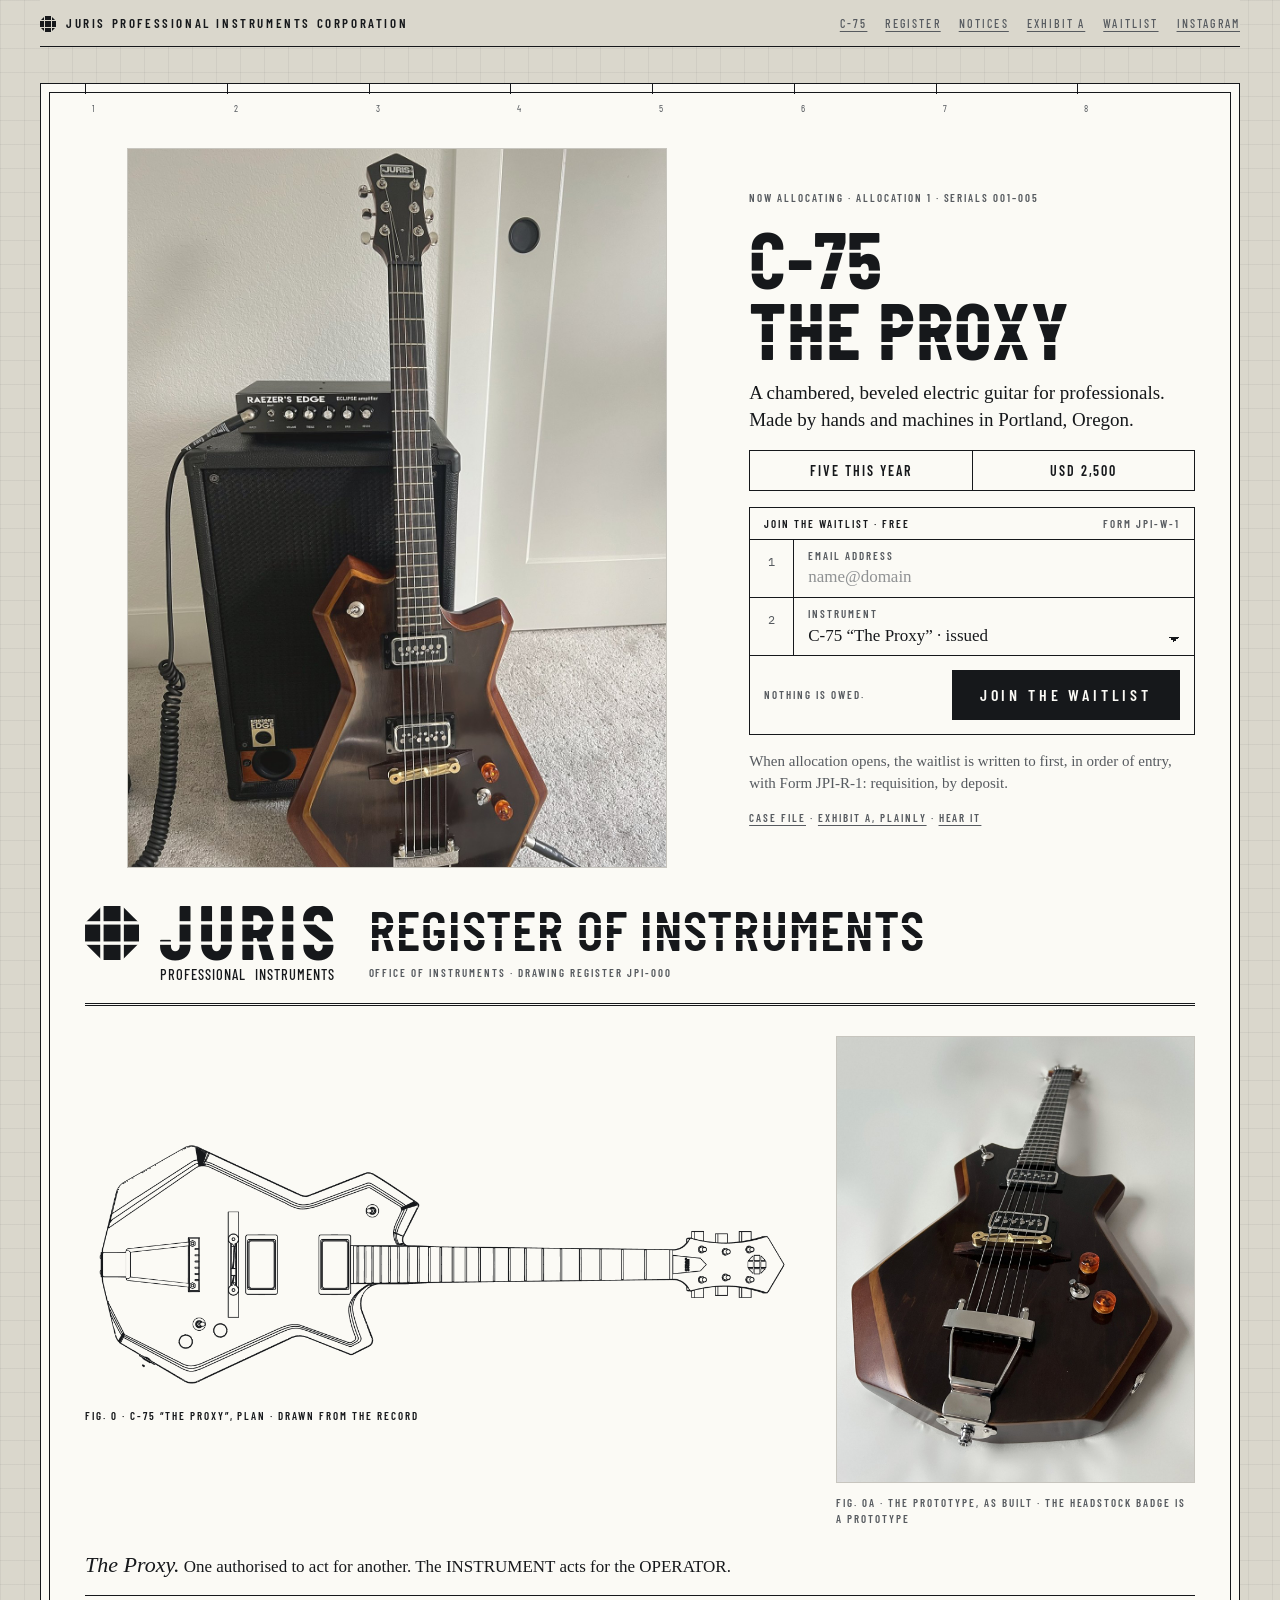
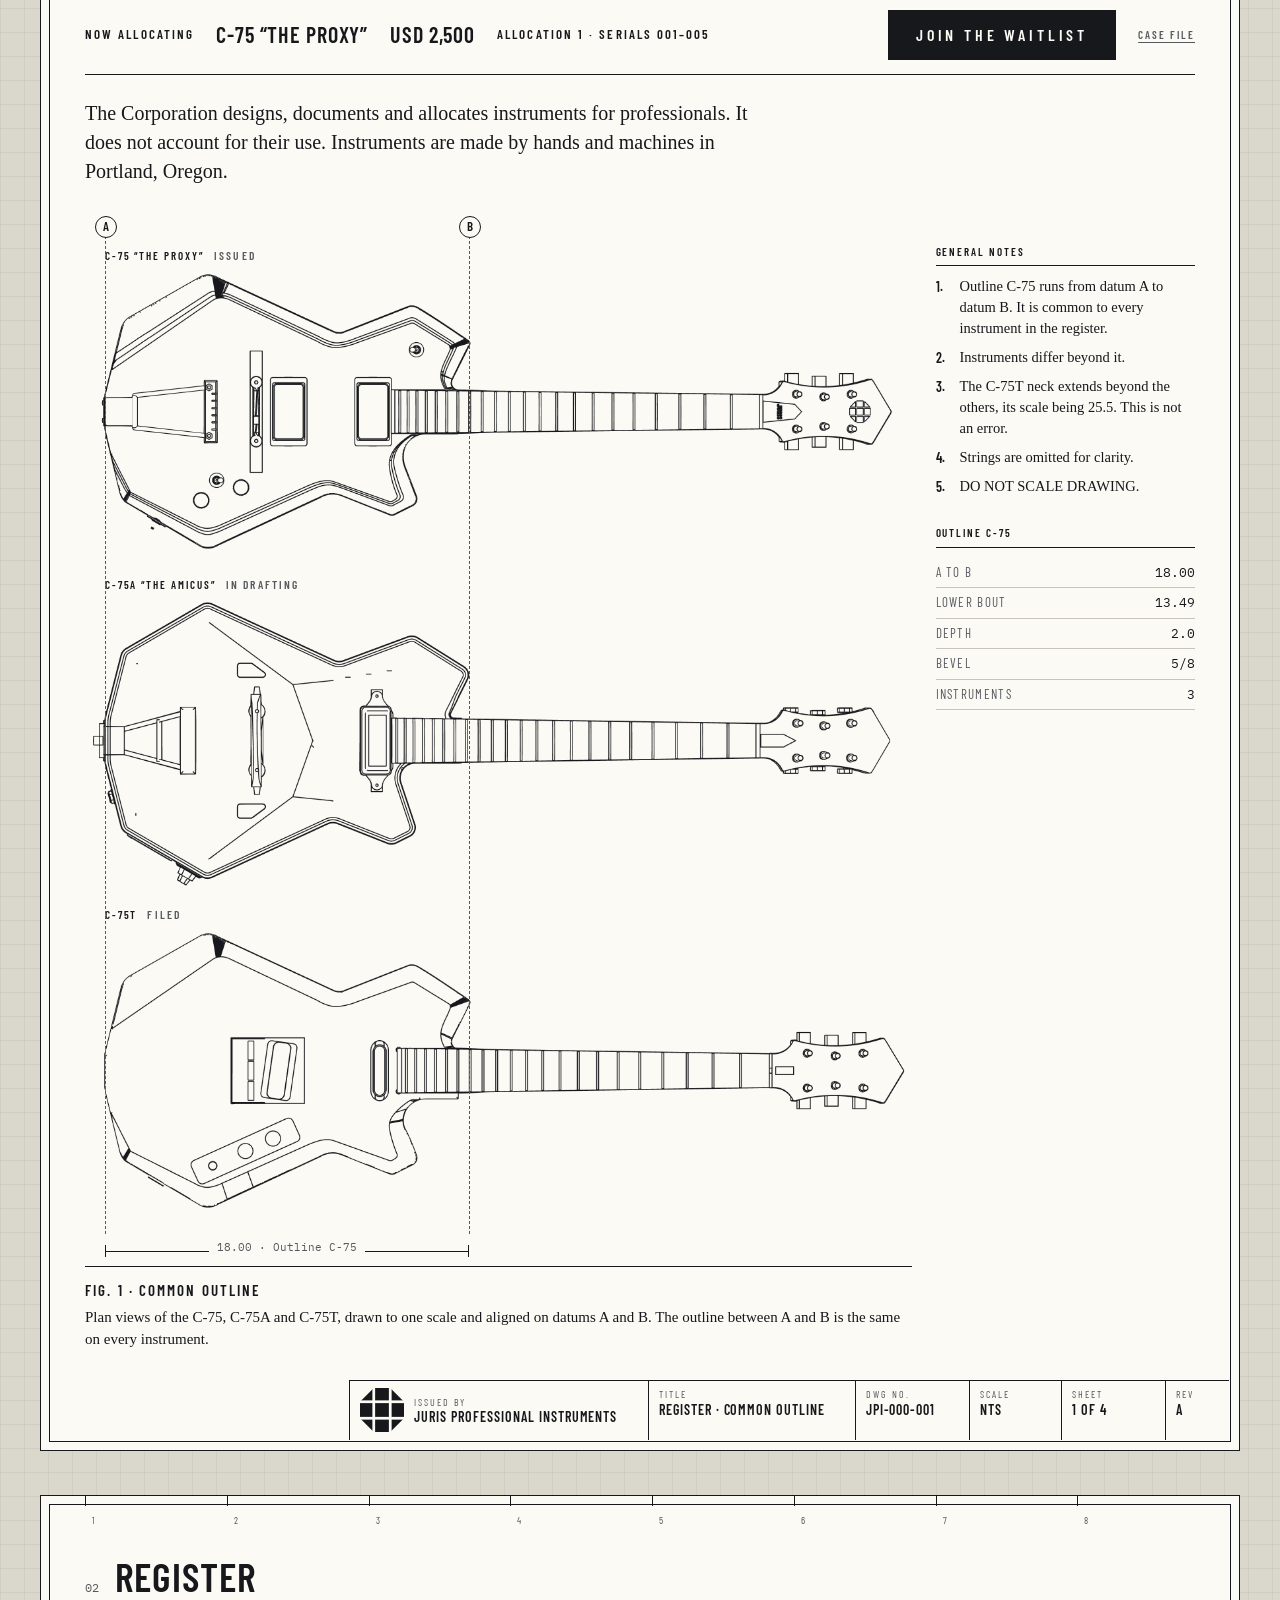
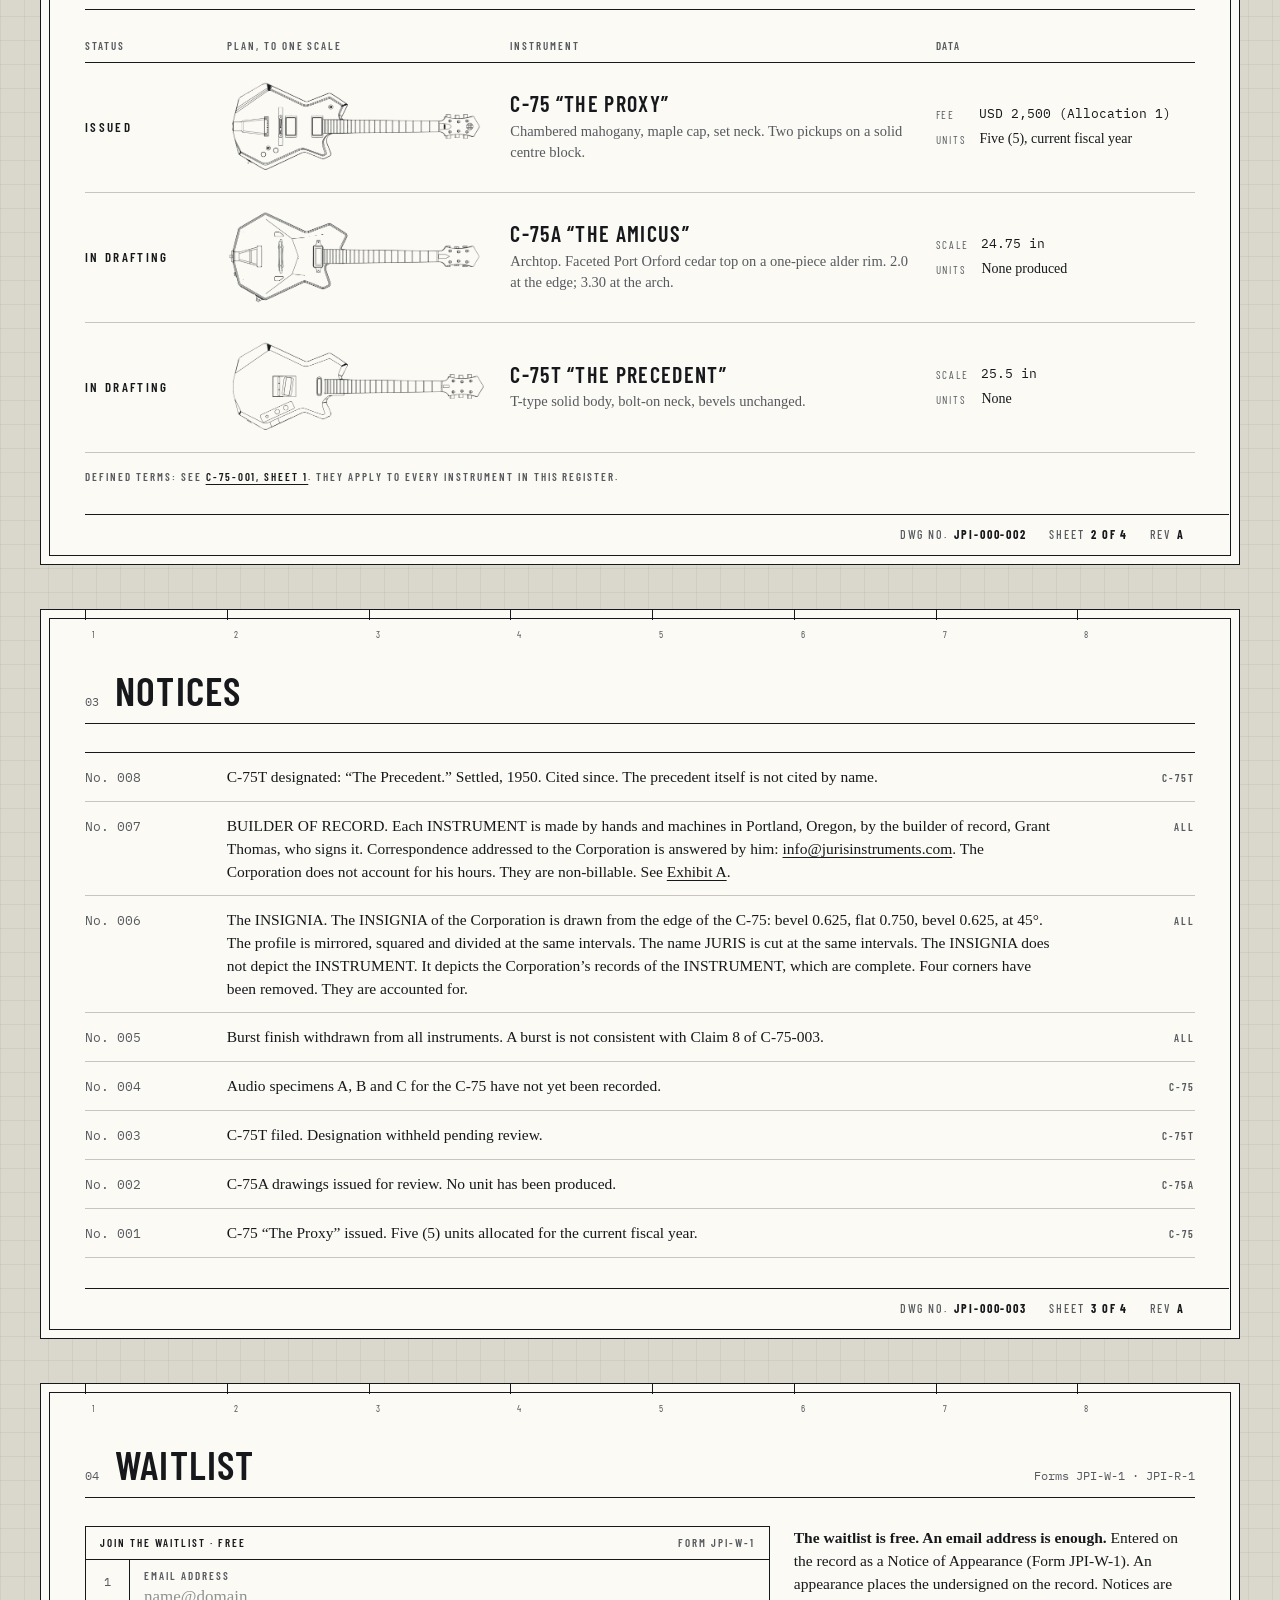
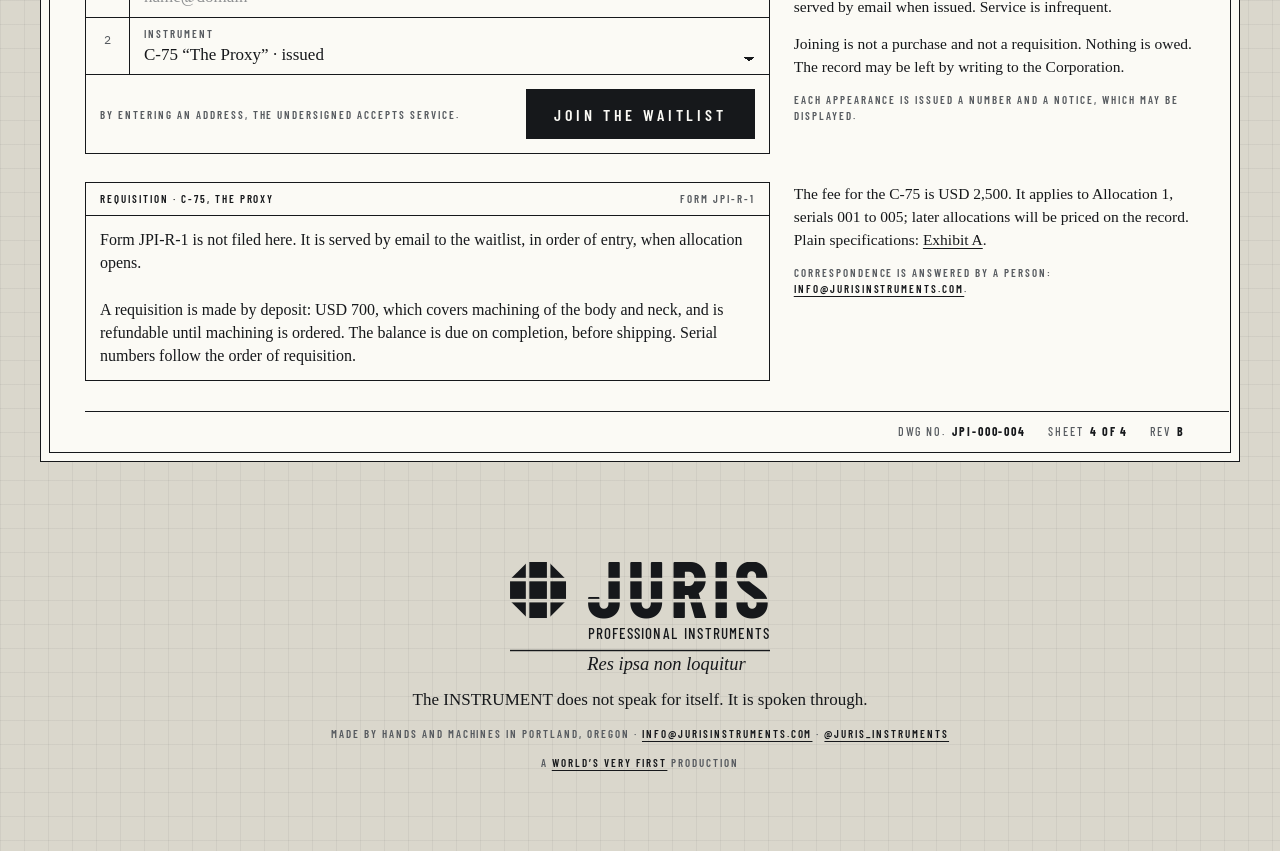
<file: index.html>
<!doctype html>
<html lang="en">
<head>
<meta charset="utf-8">
<meta name="viewport" content="width=device-width, initial-scale=1, viewport-fit=cover">
<meta name="description" content="The Juris C-75: a chambered, beveled guitar for professionals. Made by hands and machines in Portland, Oregon. USD 2,500. Five this year. Join the waitlist.">
<meta property="og:type" content="website">
<meta property="og:site_name" content="Juris Professional Instruments">
<meta property="og:title" content="Juris C-75 · Instruments for professionals">
<meta property="og:description" content="A chambered, beveled guitar for professionals. Made in Portland, Oregon. USD 2,500. Five this year. Join the free waitlist.">
<meta property="og:url" content="https://jurisinstruments.com/">
<meta property="og:image" content="https://jurisinstruments.com/share-c75.png?v=9">
<meta property="og:image:width" content="1200"><meta property="og:image:height" content="630">
<meta property="og:image:alt" content="The Juris C-75 “The Proxy” prototype: black-dyed top, brass bridge, trapeze tailpiece. USD 2,500, five this year.">
<meta name="twitter:card" content="summary_large_image">
<link rel="stylesheet" href="waitlist.css?v=3">

<title>Juris Drawing Register</title>
<link rel="icon" href="data:image/svg+xml,%3Csvg%20xmlns%3D%22http%3A//www.w3.org/2000/svg%22%20viewBox%3D%220%200%2016%2016%22%3E%3CclipPath%20id%3D%22c%22%3E%3Cpath%20d%3D%22M5%2C0%20H11%20L16%2C5%20V11%20L11%2C16%20H5%20L0%2C11%20V5%20Z%22/%3E%3C/clipPath%3E%3Cg%20fill%3D%22%2316181B%22%20clip-path%3D%22url%28%23c%29%22%3E%3Crect%20x%3D%220%22%20y%3D%220%22%20width%3D%224%22%20height%3D%224%22/%3E%3Crect%20x%3D%220%22%20y%3D%225%22%20width%3D%224%22%20height%3D%226%22/%3E%3Crect%20x%3D%220%22%20y%3D%2212%22%20width%3D%224%22%20height%3D%224%22/%3E%3Crect%20x%3D%225%22%20y%3D%220%22%20width%3D%226%22%20height%3D%224%22/%3E%3Crect%20x%3D%225%22%20y%3D%225%22%20width%3D%226%22%20height%3D%226%22/%3E%3Crect%20x%3D%225%22%20y%3D%2212%22%20width%3D%226%22%20height%3D%224%22/%3E%3Crect%20x%3D%2212%22%20y%3D%220%22%20width%3D%224%22%20height%3D%224%22/%3E%3Crect%20x%3D%2212%22%20y%3D%225%22%20width%3D%224%22%20height%3D%226%22/%3E%3Crect%20x%3D%2212%22%20y%3D%2212%22%20width%3D%224%22%20height%3D%224%22/%3E%3C/g%3E%3C/svg%3E">
<link rel="preconnect" href="https://fonts.googleapis.com">
<link rel="preconnect" href="https://fonts.gstatic.com" crossorigin>
<link rel="stylesheet" href="https://fonts.googleapis.com/css2?family=Old+Standard+TT:ital,wght@0,400;0,700;1,400&family=Barlow+Condensed:wght@400;500;600;700&family=IBM+Plex+Mono:wght@400;500;600&display=swap">
<style>
html{-webkit-text-size-adjust:100%}
:root{padding-top:env(safe-area-inset-top,0px);padding-bottom:env(safe-area-inset-bottom,0px)}
body{margin:0}
img{max-width:100%}

/* Shared Juris sheet system. Layout: drawing sheets on a gridded table; inside each sheet an 8-column grid whose
   column starts are the zone ticks along the top edge. Type in three steps: sheet title, body, label. */
:root{
  --desk:#DAD7CC; --grid:rgba(22,24,27,.05); --paper:#FBFAF5; --ink:#16181B; --ink-2:#565A5F; --rule:#C7C5BE;
  --accent:#8C2A22; --on-accent:#FBFAF5;
  --f-letter:"Barlow Condensed","Arial Narrow",Arial,sans-serif;
  --f-text:"Century Schoolbook","New Century Schoolbook","TeX Gyre Schola","Old Standard TT",Georgia,serif;
  --f-data:"IBM Plex Mono",ui-monospace,Menlo,monospace;
  --f-display:var(--f-letter); --f-body:var(--f-text); --f-mono:var(--f-data);
  --scene:var(--paper); --sheet:var(--paper);
  --t-title:40px; --t-body:15.5px; --lh:23px; --t-label:11px;
  --pad:44px; --gap:24px;
}
@media (prefers-color-scheme: dark){:root:not([data-theme="light"]){
  --desk:#0A1424; --grid:rgba(220,231,245,.045); --paper:#12284A; --ink:#DCE7F5; --ink-2:#9AB0CC; --rule:#2F4C75;
  --accent:#F2937B; --on-accent:#0A1424; color-scheme:dark}}
:root[data-theme="dark"]{
  --desk:#0A1424; --grid:rgba(220,231,245,.045); --paper:#12284A; --ink:#DCE7F5; --ink-2:#9AB0CC; --rule:#2F4C75;
  --accent:#F2937B; --on-accent:#0A1424; color-scheme:dark}

*{box-sizing:border-box}
[hidden]{display:none!important}
body{background-color:var(--desk);
  background-image:linear-gradient(var(--grid) 1px,transparent 1px),linear-gradient(90deg,var(--grid) 1px,transparent 1px);
  background-size:24px 24px;color:var(--ink);font-family:var(--f-text);font-size:var(--t-body);line-height:var(--lh);
  font-variant-numeric:lining-nums;
  padding-left:max(16px,env(safe-area-inset-left,0px));padding-right:max(16px,env(safe-area-inset-right,0px));padding-block:0 56px}
body::before{content:"";position:fixed;inset:0 0 auto;height:env(safe-area-inset-top,0px);z-index:10;background:var(--desk)}
:focus-visible{outline:2px solid var(--accent);outline-offset:3px}
p{margin:0}
h1,h2{text-wrap:balance}
a{color:var(--ink);text-decoration:underline;text-underline-offset:3px;text-decoration-thickness:1px}
a:hover{text-decoration-thickness:2px}
.sr{position:absolute;width:1px;height:1px;overflow:hidden;clip:rect(0 0 0 0);white-space:nowrap}

/* labels: the one small tier */
.lab{font-family:var(--f-letter);font-weight:600;font-size:var(--t-label);letter-spacing:.18em;text-transform:uppercase;color:var(--ink-2);line-height:1.4}
.label{font-family:var(--f-letter);font-weight:600;font-size:var(--t-label);letter-spacing:.18em;text-transform:uppercase;line-height:1.4;
  border-bottom:1px solid var(--ink);padding-bottom:6px;margin-bottom:10px;display:flex;justify-content:space-between;align-items:center;gap:12px}

/* top strip */
.strip{position:sticky;top:env(safe-area-inset-top,0px);z-index:9;max-width:1200px;margin:0 auto;background:var(--desk);
  display:flex;flex-wrap:wrap;justify-content:space-between;align-items:center;gap:6px 20px;padding:12px 0 11px;border-bottom:1px solid var(--ink)}
.strip .house{font-family:var(--f-letter);font-weight:600;font-size:13px;letter-spacing:.2em;text-transform:uppercase;text-decoration:none}
.strip nav{display:flex;flex-wrap:wrap;gap:4px 18px}
.strip nav a{font-family:var(--f-letter);font-weight:500;font-size:12px;letter-spacing:.18em;text-transform:uppercase;color:var(--ink-2)}

/* sheets and the grid */
.sheets{max-width:1200px;margin:36px auto 0;display:flex;flex-direction:column;gap:44px}
.sheet{background:var(--paper);border:1px solid var(--ink);outline:1.5px solid var(--ink);outline-offset:-10px;position:relative;
  padding:46px var(--pad) 0;scroll-margin-top:64px}
.zones{position:absolute;top:0;left:var(--pad);right:var(--pad);height:10px;display:grid;grid-template-columns:repeat(8,minmax(0,1fr));column-gap:var(--gap);pointer-events:none}
.zones span{border-left:1px solid var(--ink);position:relative}
.zones span::after{content:attr(data-z);position:absolute;top:13px;left:6px;font-family:var(--f-letter);font-size:10px;letter-spacing:.1em;color:var(--ink-2)}
.g8{display:grid;grid-template-columns:repeat(8,minmax(0,1fr));column-gap:var(--gap)}
.s1{grid-column:span 1}.s2{grid-column:span 2}.s3{grid-column:span 3}.s4{grid-column:span 4}.s5{grid-column:span 5}.s6{grid-column:span 6}.s8{grid-column:1/-1}
.sheet-body{padding:14px 0 30px}

/* sheet head: one size */
.sh{display:flex;align-items:baseline;gap:16px;border-bottom:1px solid var(--ink);padding-bottom:10px;margin-bottom:28px}
.sh .no{font-family:var(--f-data);font-size:12px;color:var(--ink-2)}
.sh h2{margin:0;font-family:var(--f-letter);font-weight:600;font-size:var(--t-title);line-height:1;letter-spacing:.03em;text-transform:uppercase}
.sh .form{margin-left:auto;font-family:var(--f-data);font-size:12px;color:var(--ink-2)}

/* full title block (sheet 1 only) */
.tb{display:grid;grid-template-columns:minmax(0,2.6fr) minmax(0,1.8fr) minmax(0,1fr) minmax(0,.8fr) minmax(0,.9fr) minmax(0,.55fr);
  margin:0 calc(10px - var(--pad)) 10px auto;max-width:880px;border-top:1.5px solid var(--ink);border-left:1.5px solid var(--ink)}
.tb > div{padding:7px 10px 8px;border-right:1px solid var(--ink);min-width:0}
.tb > div:last-child{border-right:0}
.tb small{display:block;font-family:var(--f-letter);font-size:10px;letter-spacing:.2em;color:var(--ink-2);text-transform:uppercase;line-height:1.3}
.tb b{display:block;font-family:var(--f-letter);font-size:14px;letter-spacing:.07em;font-weight:600;text-transform:uppercase;line-height:1.3;white-space:nowrap;overflow:hidden;text-overflow:ellipsis}
.tb .iss b{white-space:normal;line-height:1.15}
.tb .iss{display:flex;align-items:center;gap:10px}
.tb .iss svg{flex:none;width:44px;height:auto;color:var(--ink)}
/* continuation strip */
.cont{display:flex;justify-content:flex-end;flex-wrap:wrap;gap:4px 22px;margin:0 calc(10px - var(--pad)) 10px 0;padding:8px var(--pad) 8px 0;border-top:1px solid var(--ink);
  font-family:var(--f-letter);font-weight:600;font-size:12px;letter-spacing:.16em;text-transform:uppercase}
.cont span{color:var(--ink-2);font-weight:500;margin-right:6px}

/* controls: selection is a 2px rule; solid ink is for actions only */
button.opt{font:500 12.5px/1 var(--f-letter);letter-spacing:.14em;text-transform:uppercase;color:var(--ink-2);background:none;border:0;border-radius:0;
  padding:10px 2px 8px;min-height:36px;cursor:pointer;box-shadow:inset 0 -1px 0 transparent}
button.opt:hover{color:var(--ink);box-shadow:inset 0 -1px 0 var(--ink)}
button.opt[aria-pressed="true"]{color:var(--ink);box-shadow:inset 0 -2px 0 var(--ink)}
.opts{display:flex;flex-wrap:wrap;gap:0 18px;align-items:center}
.btn{min-height:50px;padding:0 28px;background:var(--ink);color:var(--paper);border:0;border-radius:0;font-family:var(--f-letter);font-size:16px;font-weight:600;letter-spacing:.24em;text-transform:uppercase;cursor:pointer}
.btn:hover{background:var(--ink-2)}
.link{font-family:var(--f-letter);font-weight:600;font-size:12.5px;letter-spacing:.16em;text-transform:uppercase}

/* lock-up: INSIGNIA and wordmark (W4) */
.plate{width:100%;max-width:280px;height:auto;color:var(--ink);display:block}

/* lists and tables */
ol.num{margin:0;padding:0;list-style:none;counter-reset:n;display:flex;flex-direction:column;gap:8px}
ol.num li{counter-increment:n;display:grid;grid-template-columns:24px minmax(0,1fr)}
ol.num li::before{content:counter(n) ".";font-family:var(--f-letter);font-weight:600;font-size:14px}
dl.kv{margin:0;display:grid;grid-template-columns:minmax(0,1fr) auto}
dl.kv dt,dl.kv dd{margin:0;padding:6px 0;border-bottom:1px solid var(--rule);line-height:1.35}
dl.kv dt{font-family:var(--f-letter);font-size:13px;letter-spacing:.1em;text-transform:uppercase;color:var(--ink-2)}
dl.kv dd{font-family:var(--f-data);font-size:13px;text-align:right;padding-left:12px;font-variant-numeric:tabular-nums;white-space:nowrap}
.status{font-family:var(--f-letter);font-weight:600;font-size:13px;letter-spacing:.18em;text-transform:uppercase}

@media (max-width:860px){
  :root{--pad:20px;--gap:14px;--t-title:30px}
  .sheet{padding-top:40px}
  .zones{grid-template-columns:repeat(4,minmax(0,1fr))}
  .zones span:nth-child(n+5){display:none}
  .g8{grid-template-columns:repeat(4,minmax(0,1fr))}
  .s1{grid-column:span 2}.s2,.s3,.s4,.s5,.s6,.s8{grid-column:1/-1}
  .g8{row-gap:28px}
  .keydata{row-gap:0}
  .tb{margin:0 -10px 10px;grid-template-columns:repeat(4,minmax(0,1fr));max-width:none}
  .tb > div:nth-child(1),.tb > div:nth-child(2){grid-column:1/-1;border-right:0;border-bottom:1px solid var(--ink)}
  .cont{justify-content:flex-start;margin:0 -10px 10px;padding:8px 10px}
  .strip nav{display:none}
  .sh{flex-wrap:wrap}
  .sh .form{margin-left:0;flex-basis:100%}
}
@media (prefers-reduced-motion: reduce){*{scroll-behavior:auto!important;transition:none!important}}

/* ---- register ---- */
.mast{align-items:end;padding-bottom:22px;border-bottom:3px double var(--ink)}
.mast h1{margin:0;font-family:var(--f-letter);font-weight:600;font-size:clamp(34px,4.4vw,56px);line-height:.95;letter-spacing:.02em;text-transform:uppercase}
.mast .office{margin-top:10px}
.statement{margin-top:24px;font-size:20px;line-height:29px;max-width:34em}
.hero{margin-top:30px;align-items:start}
.datums{position:relative;padding:28px 0 40px;--a:2.37%;--b:46.47%;--k:1}
.dr{position:relative}
.dr + .dr{margin-top:10px}
.dr .cap{display:flex;gap:10px;align-items:baseline;padding-left:var(--a)}
.dr .cap .status{font-size:11.5px;color:var(--ink-2)}
.clip{position:relative;overflow:hidden}
.pv{width:calc(100% * var(--k));aspect-ratio:2504/898;background:var(--ink);-webkit-mask-repeat:no-repeat;mask-repeat:no-repeat;-webkit-mask-size:100% 100%;mask-size:100% 100%}
.pv.a{-webkit-mask-image:url(plan_juris-c75.png?v=5);mask-image:url(plan_juris-c75.png?v=5)}
.pv.b{-webkit-mask-image:url(plan_juris-c75a.png?v=4);mask-image:url(plan_juris-c75a.png?v=4)}
.pv.c{-webkit-mask-image:url(plan_juris-c75t.png?v=4);mask-image:url(plan_juris-c75t.png?v=4)}
.brk{display:none}
.dl{position:absolute;top:0;bottom:28px;width:0;border-left:1px dashed var(--ink-2);pointer-events:none}
.dl i{position:absolute;top:0;left:-11px;width:22px;height:22px;border:1px solid var(--ink);border-radius:50%;background:var(--paper);display:flex;align-items:center;justify-content:center;font-style:normal;font-family:var(--f-letter);font-weight:600;font-size:13px}
.dim{position:absolute;bottom:10px;height:14px;border-bottom:1px solid var(--ink)}
.dim::before,.dim::after{content:"";position:absolute;bottom:-6px;width:1px;height:12px;background:var(--ink)}
.dim::before{left:0}.dim::after{right:0}
.dim b{position:absolute;left:50%;bottom:-8px;transform:translateX(-50%);background:var(--paper);padding:0 8px;font-family:var(--f-data);font-weight:400;font-size:11px;white-space:nowrap;color:var(--ink-2)}
.figcap{margin-top:4px;padding-top:12px;border-top:1px solid var(--ink)}
.figcap b{font-family:var(--f-letter);font-weight:600;font-size:15px;letter-spacing:.14em;text-transform:uppercase}
.figcap p{margin-top:4px;font-size:15px;line-height:22px}
.side{display:flex;flex-direction:column;gap:28px;padding-top:28px}
.side ol{font-size:14.5px;line-height:21px}

/* register */
.rh,.entry{display:grid;grid-template-columns:repeat(8,minmax(0,1fr));column-gap:var(--gap);align-items:center}
.rh{padding-bottom:8px;border-bottom:1.5px solid var(--ink)}
.entry{padding:18px 0;border-bottom:1px solid var(--rule);text-decoration:none;color:inherit}
.entry:hover .name{text-decoration:underline;text-underline-offset:4px;text-decoration-thickness:1px}
.entry .status{grid-column:span 1}
.entry .thumb{grid-column:span 2;aspect-ratio:2504/898;background:var(--ink);-webkit-mask-size:100% 100%;mask-size:100% 100%;-webkit-mask-repeat:no-repeat;mask-repeat:no-repeat}
.thumb.a{-webkit-mask-image:url(plan_juris-c75.png?v=5);mask-image:url(plan_juris-c75.png?v=5)}
.thumb.b{-webkit-mask-image:url(plan_juris-c75a.png?v=4);mask-image:url(plan_juris-c75a.png?v=4)}
.thumb.c{-webkit-mask-image:url(plan_juris-c75t.png?v=4);mask-image:url(plan_juris-c75t.png?v=4)}
.entry .desc{grid-column:span 3}
.entry .name{font-family:var(--f-letter);font-weight:600;font-size:22px;letter-spacing:.06em;text-transform:uppercase;line-height:1.15}
.entry .kind{font-size:14.5px;line-height:21px;margin-top:4px;color:var(--ink-2)}
.entry .data{grid-column:span 2;display:grid;grid-template-columns:auto minmax(0,1fr);gap:4px 12px;font-size:14px;line-height:20px}
.entry .data dt{font-family:var(--f-letter);font-size:11px;letter-spacing:.18em;text-transform:uppercase;color:var(--ink-2);padding-top:1px}
.entry .data dd{margin:0}
.entry .data .m{font-family:var(--f-data);font-size:13px}
.rh .c1{grid-column:span 1}.rh .c2{grid-column:span 2}.rh .c3{grid-column:span 3}
.xref{margin-top:16px}

/* notices */
ol.notices{list-style:none;margin:0;padding:0;border-top:1.5px solid var(--ink)}
ol.notices li{display:grid;grid-template-columns:repeat(8,minmax(0,1fr));column-gap:var(--gap);padding:12px 0;border-bottom:1px solid var(--rule);align-items:baseline}
ol.notices .nno{grid-column:span 1;font-family:var(--f-data);font-size:12.5px;color:var(--ink-2)}
ol.notices p{grid-column:span 6}
ol.notices .re{grid-column:span 1;text-align:right}

/* waitlist */
form.req{border:1.5px solid var(--ink)}
.req .fh{display:flex;justify-content:space-between;gap:12px;padding:8px 14px;border-bottom:1.5px solid var(--ink)}
.field{display:grid;grid-template-columns:44px minmax(0,1fr);border-bottom:1px solid var(--ink)}
.field .bx{border-right:1px solid var(--ink);font-family:var(--f-data);font-size:12px;color:var(--ink-2);padding:10px 0;text-align:center}
.field label{display:block;padding:8px 14px 0}
.field input,.field select{display:block;width:100%;border:0;background:transparent;color:var(--ink);padding:4px 14px 10px;font:17px var(--f-text);border-radius:0}
.field input::placeholder{color:var(--ink-2);opacity:.65}
.field select{-webkit-appearance:none;appearance:none}
.field input:focus,.field select:focus{outline:2px solid var(--accent);outline-offset:-2px}
.req .actions{display:flex;justify-content:space-between;align-items:center;gap:16px;flex-wrap:wrap;padding:14px}
#receipt{border-top:1px dashed var(--ink);padding:12px 14px;font-family:var(--f-letter);font-size:15px;letter-spacing:.08em;text-transform:uppercase;line-height:1.4}
.stack{display:flex;flex-direction:column;gap:14px}

@media (max-width:860px){
  .plate{max-width:200px}
  .statement{font-size:18px;line-height:27px}
  /* break lines: bodies between A and B, necks broken off */
  .datums{--k:1.86;--a:4.41%;--b:86.43%}
  .brk{display:block;position:absolute;right:0;top:0;bottom:0;width:16px;background:var(--paper)}
  .brk svg{position:absolute;inset:0;width:100%;height:100%}
  .brk span{position:absolute;right:20px;top:2px;font-family:var(--f-data);font-size:10.5px;color:var(--ink-2);background:var(--paper);padding:0 4px}
  .dim b{font-size:10px}
  .side{padding-top:0;margin-top:8px}
  .rh{display:none}
  .entry{grid-template-columns:repeat(4,minmax(0,1fr));row-gap:10px;align-items:start}
  .entry .thumb{grid-column:1/-1;order:-1}
  .entry .status{grid-column:span 1}
  .entry .desc{grid-column:span 3}
  .entry .data{grid-column:2/-1}
  ol.notices li{grid-template-columns:repeat(4,minmax(0,1fr))}
  ol.notices .nno{grid-column:span 1}
  ol.notices p{grid-column:span 3}
  ol.notices .re{grid-column:2/-1;text-align:left}
}
.strip .house{display:inline-flex;align-items:center;gap:10px}.strip .house svg{width:16px;height:16px;flex:none}.plate.lockup{max-width:250px}
/* the cut: display type is sectioned at the INSIGNIA's two gutters (9–11 and 21–23 of 32, on cap height) */
.cut{--lh:.82;--ct:calc(((var(--lh) - 1.2) / 2 + .3) * 1em);--u:.021875em;-webkit-mask-image:linear-gradient(#000 calc(var(--ct) + 9*var(--u)),transparent 0 calc(var(--ct) + 11*var(--u)),#000 0 calc(var(--ct) + 21*var(--u)),transparent 0 calc(var(--ct) + 23*var(--u)),#000 0);mask-image:linear-gradient(#000 calc(var(--ct) + 9*var(--u)),transparent 0 calc(var(--ct) + 11*var(--u)),#000 0 calc(var(--ct) + 21*var(--u)),transparent 0 calc(var(--ct) + 23*var(--u)),#000 0);-webkit-mask-size:100% calc(var(--lh) * 1em);mask-size:100% calc(var(--lh) * 1em);-webkit-mask-repeat:repeat-y;mask-repeat:repeat-y}
.fig0{margin:30px 0 0}
.fig0 .pv0{display:block;width:min(100%,calc(46vh * 2504 / 898));margin:0 auto;aspect-ratio:2504/898;background:var(--ink);-webkit-mask:url(plan_juris-c75.png?v=5) center/100% 100% no-repeat;mask:url(plan_juris-c75.png?v=5) center/100% 100% no-repeat}
.fig0.duo{display:grid;grid-template-columns:minmax(0,2fr) minmax(0,1fr);gap:20px 34px;align-items:center}
.duo-d,.duo-p{display:flex;flex-direction:column;gap:12px}
.fig0 .duo-d .pv0{width:100%}
.fig0 .ph0{display:block}
.fig0 .ph0 img{display:block;width:100%;height:auto;border:1px solid var(--rule)}
.fig0.duo figcaption{grid-column:1/-1;margin-top:4px}
.fig0 figcaption{display:flex;justify-content:space-between;gap:12px;flex-wrap:wrap;margin-top:14px}
.fig0 + .nowalloc{margin-top:14px}
.nowalloc + .statement{margin-top:24px}
@media (max-width:860px){.fig0{margin-top:20px}.fig0 .pv0{width:100%}.fig0.duo{grid-template-columns:1fr}}
.motto-lk{display:block;width:100%;height:auto;color:var(--ink)}
.motto-gloss{font-family:var(--f-text);font-size:17px;line-height:1.4;max-width:34em;margin:0}
.colophon{max-width:1240px;margin:56px auto 24px;display:flex;flex-direction:column;align-items:center;gap:14px;text-align:center;padding:0 16px}
.colo-lk{width:260px;max-width:70vw}
.proxy0{font-size:17px;line-height:1.4;flex:1 1 100%;order:3}
.proxy0 i{font-size:22px}

/* lead: the INSTRUMENT first, the waitlist beside it */
.lead{display:grid;grid-template-columns:minmax(0,7fr) minmax(0,5fr);gap:22px 40px;align-items:center;margin:4px 0 34px}
.lead-ph{display:block;justify-self:center}
.lead-ph img{display:block;height:min(80vh,820px);width:auto;max-width:100%;object-fit:cover;border:1px solid var(--rule)}
.lead-tx{display:flex;flex-direction:column;gap:16px;max-width:460px}
.lead h1{font-family:var(--f-letter);font-weight:700;text-transform:uppercase;font-size:clamp(52px,6.2vw,92px);line-height:var(--lh);margin:0;letter-spacing:.01em}
.lead-d{font-family:var(--f-text);font-size:19px;line-height:1.4;margin:0}
.lead-facts{display:grid;grid-template-columns:1fr 1fr;border:1.5px solid var(--ink)}
.lead-facts div{padding:8px 12px;font-family:var(--f-letter);font-weight:600;letter-spacing:.14em;text-transform:uppercase;font-size:14px;text-align:center}
.lead-facts div+div{border-left:1.5px solid var(--ink)}
.lead-n{font-size:15px;line-height:1.45;margin:0;color:var(--ink-2)}
.lead-l a{color:inherit}
.req-note{border:1.5px solid var(--ink);background:var(--paper)}
.req-note .fh{display:flex;justify-content:space-between;gap:12px;padding:8px 14px;border-bottom:1.5px solid var(--ink)}
.req-note p{margin:0;padding:12px 14px;font-family:var(--f-text);font-size:16px;line-height:1.45}
.mast h2.reg{margin:0;font-family:var(--f-letter);font-weight:600;font-size:clamp(34px,4.4vw,56px);line-height:.95;letter-spacing:.02em;text-transform:uppercase}
.stick{display:none}
@media (max-width:860px){.lead{grid-template-columns:1fr;gap:16px}.lead-ph img{height:auto;max-height:50vh;width:auto}.lead-tx{max-width:none;gap:14px}.lead-d{font-size:17px}
.stick{display:flex;position:fixed;left:12px;right:12px;bottom:12px;z-index:50;justify-content:center;align-items:center;gap:10px;padding:14px 16px;background:var(--ink);color:var(--paper);font-family:var(--f-letter);font-weight:600;letter-spacing:.16em;text-transform:uppercase;font-size:15px;text-decoration:none;box-shadow:0 2px 10px rgba(0,0,0,.25);transition:opacity .2s,transform .2s}
.stick.off{opacity:0;transform:translateY(20px);pointer-events:none}}
</style>
</head>
<body>
<div class="strip" role="banner">
  <span class="house"><svg viewBox="0 0 16 16" aria-hidden="true"><defs><clipPath id="ins-st"><path d="M5,0 H11 L16,5 V11 L11,16 H5 L0,11 V5 Z"/></clipPath></defs><g fill="currentColor" clip-path="url(#ins-st)"><rect x="0" y="0" width="4" height="4"/><rect x="0" y="5" width="4" height="6"/><rect x="0" y="12" width="4" height="4"/><rect x="5" y="0" width="6" height="4"/><rect x="5" y="5" width="6" height="6"/><rect x="5" y="12" width="6" height="4"/><rect x="12" y="0" width="4" height="4"/><rect x="12" y="5" width="4" height="6"/><rect x="12" y="12" width="4" height="4"/></g></svg>Juris Professional Instruments Corporation</span>
  <nav aria-label="Sheets"><a href="c-75/">C-75</a><a href="#register">Register</a><a href="#notices">Notices</a><a href="exhibit-a/">Exhibit A</a><a href="#join">Waitlist</a><a href="https://www.instagram.com/juris_instruments/" rel="noopener">Instagram</a></nav>
</div>

<main class="sheets">

<!-- SHEET 1 -->
<section class="sheet" aria-labelledby="t1">
  <div class="zones" aria-hidden="true"><span data-z="1"></span><span data-z="2"></span><span data-z="3"></span><span data-z="4"></span><span data-z="5"></span><span data-z="6"></span><span data-z="7"></span><span data-z="8"></span></div>
  <div class="sheet-body">
    <div class="lead" id="join">
      <a class="lead-ph" href="c-75/"><img src="photo/c75-prototype-in-service.jpg?v=1" width="1200" height="1600" alt="The Juris C-75 “The Proxy” prototype, plugged in and leaning against a speaker cabinet with a small amplifier on top: a chambered, beveled body with a black-dyed top under garnet shellac, mahogany bevels showing the maple cap as a line, two pickups, a brass bridge, amber knobs and a trapeze tailpiece."></a>
      <div class="lead-tx">
        <span class="lab">Now allocating · Allocation 1 · Serials 001–005</span>
        <h1 id="t1" class="cut" style="--lh:.9">C-75<br>The Proxy</h1>
        <p class="lead-d">A chambered, beveled electric guitar for professionals. Made by hands and machines in Portland, Oregon.</p>
        <div class="lead-facts"><div>Five this year</div><div>USD 2,500</div></div>
        <form class="wl" id="join-form" data-waitlist data-kind="appearance" novalidate>
          <div class="fh"><span class="lab" style="color:var(--ink)">Join the waitlist · Free</span><span class="lab">Form JPI-W-1</span></div>
          <div class="field"><span class="bx">1</span><div><label class="lab" for="j-email">Email address</label><input id="j-email" name="email" type="email" autocomplete="email" placeholder="name@domain" required></div></div>
          <div class="field"><span class="bx">2</span><div><label class="lab" for="j-inst">Instrument</label><select id="j-inst" name="instrument"><option value="C-75 “The Proxy”" selected>C-75 “The Proxy” · issued</option><option value="C-75A “The Amicus”, when issued">C-75A “The Amicus” · archtop, in drafting</option><option value="C-75T, when issued">C-75T “The Precedent” · T-style, in drafting</option><option value="Undetermined">Undecided</option></select></div></div>
          <div class="actions"><span class="lab">Nothing is owed.</span><button class="btn" type="submit">Join the waitlist</button></div>
          <div class="receipt" role="status" hidden></div>
        </form>
        <p class="lead-n">When allocation opens, the waitlist is written to first, in order of entry, with Form JPI-R-1: requisition, by deposit.</p>
        <p class="lab lead-l"><a href="c-75/">Case file</a> · <a href="exhibit-a/">Exhibit A, plainly</a> · <a href="https://www.instagram.com/juris_instruments/" rel="noopener">Hear it</a></p>
      </div>
    </div>
    <div class="mast g8">
      <div class="s2">
        <svg class="plate lockup" viewBox="0 0 148 44" role="img" aria-label="Juris Professional Instruments"><defs><clipPath id="ins-lk"><path d="M10,0 H22 L32,10 V22 L22,32 H10 L0,22 V10 Z"/></clipPath><mask id="ins-cut" maskUnits="userSpaceOnUse" x="40" y="-2" width="112" height="36"><rect x="40" y="-2" width="112" height="36" fill="#fff"/><rect x="40" y="9" width="112" height="2" fill="#000"/><rect x="40" y="21" width="112" height="2" fill="#000"/></mask></defs><g fill="currentColor" clip-path="url(#ins-lk)"><rect x="0" y="0" width="9" height="9"/><rect x="0" y="11" width="9" height="10"/><rect x="0" y="23" width="9" height="9"/><rect x="11" y="0" width="10" height="9"/><rect x="11" y="11" width="10" height="10"/><rect x="11" y="23" width="10" height="9"/><rect x="23" y="0" width="9" height="9"/><rect x="23" y="11" width="9" height="10"/><rect x="23" y="23" width="9" height="9"/></g><text x="44" y="32" font-family="Barlow Condensed, Arial Narrow, sans-serif" font-weight="700" font-size="45.71" textLength="104" lengthAdjust="spacing" fill="currentColor" mask="url(#ins-cut)">JURIS</text><text x="44.4" y="44" font-family="Barlow Condensed, Arial Narrow, sans-serif" font-weight="500" font-size="8.57" letter-spacing=".6" fill="currentColor">PROFESSIONAL</text><text x="148" y="44" text-anchor="end" font-family="Barlow Condensed, Arial Narrow, sans-serif" font-weight="500" font-size="8.57" letter-spacing=".6" fill="currentColor">INSTRUMENTS</text></svg>
      </div>
      <div class="s6">
        <h2 class="cut reg" style="--lh:.95">Register of instruments</h2>
        <p class="lab office">Office of Instruments · Drawing register JPI-000</p>
      </div>
    </div>
    <figure class="fig0 duo">
      <div class="duo-d"><a class="pv0" href="c-75/" role="img" aria-label="Plan view of the Juris C-75 “The Proxy”: a chambered guitar with a beveled, angular body, two pickups, a Compton bridge and trapeze, and a three-a-side headstock."></a><span class="lab" style="color:var(--ink)">FIG. 0 · C-75 “The Proxy”, plan · drawn from the record</span></div>
      <div class="duo-p"><a class="ph0" href="c-75/"><img src="photo/c75-prototype-hero.jpg?v=6" width="1200" height="1500" alt="The Juris C-75 “The Proxy” prototype on white paper, photographed from the tailpiece end: an angular, beveled body with a black-dyed top under garnet shellac and mahogany sides, two TV Jones pickups, a brass Compton bridge on a rosewood base, a chrome trapeze tailpiece, two amber knobs and a toggle switch."></a><span class="lab">FIG. 0A · The prototype, as built · the headstock badge is a prototype</span></div>
      <figcaption><span class="proxy0"><i>The Proxy.</i> One authorised to act for another. The INSTRUMENT acts for the OPERATOR.</span></figcaption>
    </figure>
    <div class="nowalloc"><span class="k">Now allocating</span><span class="v">C-75 “The Proxy”</span><span class="v">USD 2,500</span><span class="k">Allocation 1 · Serials 001–005</span><span class="sp"></span><a class="btn" href="#join" style="text-decoration:none;display:inline-flex;align-items:center">Join the waitlist</a><a class="lab" href="c-75/">Case file</a></div>
    <p class="statement">The Corporation designs, documents and allocates instruments for professionals. It does not account for their use. Instruments are made by hands and machines in Portland, Oregon.</p>

    <div class="hero g8">
      <figure class="s6" style="margin:0">
        <div class="datums" role="img" aria-label="Plan views of the C-75, C-75A and C-75T stacked to one scale on shared datum lines. Datum A at the tail and datum B at the end of the body line up on all three; the bodies are identical in outline and only the C-75T neck runs past the others.">
          <div class="dr"><div class="cap"><span class="lab" style="color:var(--ink)">C-75 “The Proxy”</span><span class="status">Issued</span></div><div class="clip"><div class="pv a"></div><div class="brk" aria-hidden="true"><svg viewBox="0 0 16 100" preserveAspectRatio="none"><path d="M8 0V40L2 46L14 54L8 60V100" fill="none" stroke="currentColor" stroke-width="1.2" vector-effect="non-scaling-stroke"/></svg><span>24.75</span></div></div></div>
          <div class="dr"><div class="cap"><span class="lab" style="color:var(--ink)">C-75A “The Amicus”</span><span class="status">In drafting</span></div><div class="clip"><div class="pv b"></div><div class="brk" aria-hidden="true"><svg viewBox="0 0 16 100" preserveAspectRatio="none"><path d="M8 0V40L2 46L14 54L8 60V100" fill="none" stroke="currentColor" stroke-width="1.2" vector-effect="non-scaling-stroke"/></svg><span>24.75</span></div></div></div>
          <div class="dr"><div class="cap"><span class="lab" style="color:var(--ink)">C-75T</span><span class="status">Filed</span></div><div class="clip"><div class="pv c"></div><div class="brk" aria-hidden="true"><svg viewBox="0 0 16 100" preserveAspectRatio="none"><path d="M8 0V40L2 46L14 54L8 60V100" fill="none" stroke="currentColor" stroke-width="1.2" vector-effect="non-scaling-stroke"/></svg><span>25.5</span></div></div></div>
          <span class="dl" style="left:var(--a)"><i>A</i></span>
          <span class="dl" style="left:var(--b)"><i>B</i></span>
          <span class="dim" style="left:var(--a);width:calc(var(--b) - var(--a))"><b>18.00 · Outline C-75</b></span>
        </div>
        <figcaption class="figcap"><b>FIG. 1 · Common outline</b><p>Plan views of the C-75, C-75A and C-75T, drawn to one scale and aligned on datums A and B. The outline between A and B is the same on every instrument.</p></figcaption>
      </figure>
      <div class="s2 side">
        <div>
          <div class="label">General notes</div>
          <ol class="num">
            <li>Outline C-75 runs from datum A to datum B. It is common to every instrument in the register.</li>
            <li>Instruments differ beyond it.</li>
            <li>The C-75T neck extends beyond the others, its scale being 25.5. This is not an error.</li>
            <li>Strings are omitted for clarity.</li>
            <li>DO NOT SCALE DRAWING.</li>
          </ol>
        </div>
        <div>
          <div class="label">Outline C-75</div>
          <dl class="kv">
            <dt>A to B</dt><dd>18.00</dd>
            <dt>Lower bout</dt><dd>13.49</dd>
            <dt>Depth</dt><dd>2.0</dd>
            <dt>Bevel</dt><dd>5/8</dd>
            <dt>Instruments</dt><dd>3</dd>
          </dl>
        </div>
      </div>
    </div>
  </div>
  <div class="tb"><div class="iss"><svg viewBox="0 0 32 32" aria-hidden="true"><defs><clipPath id="ins-tb"><path d="M10,0 H22 L32,10 V22 L22,32 H10 L0,22 V10 Z"/></clipPath></defs><g fill="currentColor" clip-path="url(#ins-tb)"><rect x="0" y="0" width="9" height="9"/><rect x="0" y="11" width="9" height="10"/><rect x="0" y="23" width="9" height="9"/><rect x="11" y="0" width="10" height="9"/><rect x="11" y="11" width="10" height="10"/><rect x="11" y="23" width="10" height="9"/><rect x="23" y="0" width="9" height="9"/><rect x="23" y="11" width="9" height="10"/><rect x="23" y="23" width="9" height="9"/></g></svg><div><small>Issued by</small><b>Juris Professional Instruments</b></div></div><div><small>Title</small><b>Register · Common outline</b></div><div><small>Dwg no.</small><b>JPI-000-001</b></div><div><small>Scale</small><b>NTS</b></div><div><small>Sheet</small><b>1 of 4</b></div><div><small>Rev</small><b>A</b></div></div>
</section>

<!-- SHEET 2 -->
<section class="sheet" aria-labelledby="t2" id="register">
  <div class="zones" aria-hidden="true"><span data-z="1"></span><span data-z="2"></span><span data-z="3"></span><span data-z="4"></span><span data-z="5"></span><span data-z="6"></span><span data-z="7"></span><span data-z="8"></span></div>
  <div class="sheet-body">
    <div class="sh"><span class="no">02</span><h2 id="t2">Register</h2></div>
    <div class="rh lab" aria-hidden="true"><span class="c1">Status</span><span class="c2">Plan, to one scale</span><span class="c3">Instrument</span><span class="c2">Data</span></div>
    <a class="entry" href="c-75/">
      <span class="status">Issued</span>
      <div class="thumb a" role="img" aria-label="Plan view of the C-75"></div>
      <div class="desc"><div class="name">C-75 “The Proxy”</div><div class="kind">Chambered mahogany, maple cap, set neck. Two pickups on a solid centre block.</div></div>
      <dl class="data"><dt>Fee</dt><dd class="m">USD 2,500 (Allocation 1)</dd><dt>Units</dt><dd>Five (5), current fiscal year</dd></dl>
    </a>
    <a class="entry" href="c-75a/">
      <span class="status">In drafting</span>
      <div class="thumb b" role="img" aria-label="Plan view of the C-75A"></div>
      <div class="desc"><div class="name">C-75A “The Amicus”</div><div class="kind">Archtop. Faceted Port Orford cedar top on a one-piece alder rim. 2.0 at the edge; 3.30 at the arch.</div></div>
      <dl class="data"><dt>Scale</dt><dd class="m">24.75 in</dd><dt>Units</dt><dd>None produced</dd></dl>
    </a>
    <a class="entry" href="c-75t/">
      <span class="status">In drafting</span>
      <div class="thumb c" role="img" aria-label="Plan view of the C-75T"></div>
      <div class="desc"><div class="name">C-75T “The Precedent”</div><div class="kind">T-type solid body, bolt-on neck, bevels unchanged.</div></div>
      <dl class="data"><dt>Scale</dt><dd class="m">25.5 in</dd><dt>Units</dt><dd>None</dd></dl>
    </a>
    <p class="lab xref">Defined terms: see <a href="c-75/">C-75-001, Sheet 1</a>. They apply to every instrument in this register.</p>
  </div>
  <div class="cont"><b><span>Dwg no.</span>JPI-000-002</b><b><span>Sheet</span>2 of 4</b><b><span>Rev</span>A</b></div>
</section>

<!-- SHEET 3 -->
<section class="sheet" aria-labelledby="t3" id="notices">
  <div class="zones" aria-hidden="true"><span data-z="1"></span><span data-z="2"></span><span data-z="3"></span><span data-z="4"></span><span data-z="5"></span><span data-z="6"></span><span data-z="7"></span><span data-z="8"></span></div>
  <div class="sheet-body">
    <div class="sh"><span class="no">03</span><h2 id="t3">Notices</h2></div>
    <ol class="notices">
      <li><span class="nno">No. 008</span><p>C-75T designated: “The Precedent.” Settled, 1950. Cited since. The precedent itself is not cited by name.</p><span class="re lab">C-75T</span></li>
      <li><span class="nno">No. 007</span><p>BUILDER OF RECORD. Each INSTRUMENT is made by hands and machines in Portland, Oregon, by the builder of record, Grant Thomas, who signs it. Correspondence addressed to the Corporation is answered by him: <a href="mailto:info@jurisinstruments.com">info@jurisinstruments.com</a>. The Corporation does not account for his hours. They are non-billable. See <a href="exhibit-a/">Exhibit A</a>.</p><span class="re lab">All</span></li>
      <li><span class="nno">No. 006</span><p>The INSIGNIA. The INSIGNIA of the Corporation is drawn from the edge of the C-75: bevel 0.625, flat 0.750, bevel 0.625, at 45°. The profile is mirrored, squared and divided at the same intervals. The name JURIS is cut at the same intervals. The INSIGNIA does not depict the INSTRUMENT. It depicts the Corporation’s records of the INSTRUMENT, which are complete. Four corners have been removed. They are accounted for.</p><span class="re lab">All</span></li>
      <li><span class="nno">No. 005</span><p>Burst finish withdrawn from all instruments. A burst is not consistent with Claim 8 of C-75-003.</p><span class="re lab">All</span></li>
      <li><span class="nno">No. 004</span><p>Audio specimens A, B and C for the C-75 have not yet been recorded.</p><span class="re lab">C-75</span></li>
      <li><span class="nno">No. 003</span><p>C-75T filed. Designation withheld pending review.</p><span class="re lab">C-75T</span></li>
      <li><span class="nno">No. 002</span><p>C-75A drawings issued for review. No unit has been produced.</p><span class="re lab">C-75A</span></li>
      <li><span class="nno">No. 001</span><p>C-75 “The Proxy” issued. Five (5) units allocated for the current fiscal year.</p><span class="re lab">C-75</span></li>
    </ol>
  </div>
  <div class="cont"><b><span>Dwg no.</span>JPI-000-003</b><b><span>Sheet</span>3 of 4</b><b><span>Rev</span>A</b></div>
</section>

<!-- SHEET 4 -->
<section class="sheet" aria-labelledby="t4" id="waitlist">
  <div class="zones" aria-hidden="true"><span data-z="1"></span><span data-z="2"></span><span data-z="3"></span><span data-z="4"></span><span data-z="5"></span><span data-z="6"></span><span data-z="7"></span><span data-z="8"></span></div>
  <div class="sheet-body">
    <div class="sh"><span class="no">04</span><h2 id="t4">Waitlist</h2><span class="form">Forms JPI-W-1 · JPI-R-1</span></div>
    <div class="g8" id="appearance">
      <div class="s5"><form class="wl" data-waitlist data-kind="appearance" novalidate>
        <div class="fh"><span class="lab" style="color:var(--ink)">Join the waitlist · Free</span><span class="lab">Form JPI-W-1</span></div>
        <div class="field"><span class="bx">1</span><div><label class="lab" for="a-email">Email address</label><input id="a-email" name="email" type="email" autocomplete="email" placeholder="name@domain" required></div></div>
          <div class="field"><span class="bx">2</span><div><label class="lab" for="a-inst">Instrument</label><select id="a-inst" name="instrument"><option value="C-75 “The Proxy”" selected>C-75 “The Proxy” · issued</option><option value="C-75A “The Amicus”, when issued">C-75A “The Amicus” · archtop, in drafting</option><option value="C-75T, when issued">C-75T “The Precedent” · T-style, in drafting</option><option value="Undetermined">Undecided</option></select></div></div>
        <div class="actions"><span class="lab">By entering an address, the undersigned accepts service.</span><button class="btn" type="submit">Join the waitlist</button></div>
        <div class="receipt" role="status" hidden></div>
      </form></div>
      <div class="s3 wl-terms">
        <p><b>The waitlist is free. An email address is enough.</b> Entered on the record as a Notice of Appearance (Form JPI-W-1). An appearance places the undersigned on the record. Notices are served by email when issued. Service is infrequent.</p>
        <p>Joining is not a purchase and not a requisition. Nothing is owed. The record may be left by writing to the Corporation.</p>
        <p class="lab">Each appearance is issued a number and a notice, which may be displayed.</p>
      </div>
    </div>
    <div class="g8" id="allocation" style="margin-top:28px">
      <div class="s5 req-note">
        <div class="fh"><span class="lab" style="color:var(--ink)">Requisition · C-75, The Proxy</span><span class="lab">Form JPI-R-1</span></div>
        <p>Form JPI-R-1 is not filed here. It is served by email to the waitlist, in order of entry, when allocation opens.</p>
        <p>A requisition is made by deposit: USD 700, which covers machining of the body and neck, and is refundable until machining is ordered. The balance is due on completion, before shipping. Serial numbers follow the order of requisition.</p>
      </div>
      <div class="s3 wl-terms">
        <p>The fee for the C-75 is USD 2,500. It applies to Allocation 1, serials 001 to 005; later allocations will be priced on the record. Plain specifications: <a href="exhibit-a/">Exhibit A</a>.</p>
        <p class="lab">Correspondence is answered by a person: <a href="mailto:info@jurisinstruments.com">info@jurisinstruments.com</a>.</p>
      </div>
    </div>
  </div>
  <div class="cont"><b><span>Dwg no.</span>JPI-000-004</b><b><span>Sheet</span>4 of 4</b><b><span>Rev</span>B</b></div>
</section>

  <footer class="colophon" aria-label="Colophon">
    <div class="colo-lk"><svg class="motto-lk" viewBox="0 0 148 64" role="img" aria-label="Juris Professional Instruments. Res ipsa non loquitur."><g transform="translate(0,0)"><clipPath id="co-c"><path d="M10,0 H22 L32,10 V22 L22,32 H10 L0,22 V10 Z"/></clipPath><g fill="currentColor" clip-path="url(#co-c)"><rect x="0" y="0" width="9" height="9"/><rect x="0" y="11" width="9" height="10"/><rect x="0" y="23" width="9" height="9"/><rect x="11" y="0" width="10" height="9"/><rect x="11" y="11" width="10" height="10"/><rect x="11" y="23" width="10" height="9"/><rect x="23" y="0" width="9" height="9"/><rect x="23" y="11" width="9" height="10"/><rect x="23" y="23" width="9" height="9"/></g></g><mask id="co-m" maskUnits="userSpaceOnUse" x="40" y="-2" width="112" height="36"><rect x="40" y="-2" width="112" height="36" fill="#fff"/><rect x="40" y="9" width="112" height="2" fill="#000"/><rect x="40" y="21" width="112" height="2" fill="#000"/></mask><text x="44" y="32" font-family="Barlow Condensed, Arial Narrow, sans-serif" font-weight="700" font-size="45.71" textLength="104" lengthAdjust="spacing" fill="currentColor" mask="url(#co-m)">JURIS</text><text x="44.4" y="44" font-family="Barlow Condensed, Arial Narrow, sans-serif" font-weight="500" font-size="8.57" letter-spacing=".6" fill="currentColor">PROFESSIONAL</text><text x="148" y="44" text-anchor="end" font-family="Barlow Condensed, Arial Narrow, sans-serif" font-weight="500" font-size="8.57" letter-spacing=".6" fill="currentColor">INSTRUMENTS</text><rect x="0" y="50" width="148" height="0.8" fill="currentColor"/><text x="44" y="61.5" text-anchor="start" font-family="Old Standard TT, Century Schoolbook, Georgia, serif" font-style="italic" font-size="10.5" fill="currentColor">Res ipsa non loquitur</text></svg></div>
    <p class="motto-gloss">The INSTRUMENT does not speak for itself. It is spoken through.</p>
    <p class="lab">Made by hands and machines in Portland, Oregon · <a href="mailto:info@jurisinstruments.com">info@jurisinstruments.com</a> · <a href="https://www.instagram.com/juris_instruments/" rel="noopener">@juris_instruments</a></p>
    <p class="lab">A <a href="https://worldsveryfirst.com/" rel="noopener">World&rsquo;s Very First</a> production</p>
  </footer>
</main>

<a class="stick" href="#join-form" id="stick">Join the waitlist · Free</a>
<script>(function(){var st=document.getElementById('stick'),f=document.getElementById('join-form');if(!st||!f||!('IntersectionObserver' in window))return;
var vis=0;new IntersectionObserver(function(es){es.forEach(function(e){vis=e.isIntersecting})
;st.classList.toggle('off',!!vis)},{threshold:.2}).observe(f);
document.querySelectorAll('form[data-waitlist]').forEach(function(x){new IntersectionObserver(function(es){es.forEach(function(e){if(e.isIntersecting)st.classList.add('off');else if(!vis)st.classList.remove('off')})}).observe(x)});
st.addEventListener('click',function(e){e.preventDefault();f.scrollIntoView({behavior:'smooth',block:'center'});setTimeout(function(){var i=document.getElementById('j-email');if(i)i.focus({preventScroll:true})},450)});})();</script>
<script src="waitlist.js?v=11"></script>
</body>
</html>
</file>
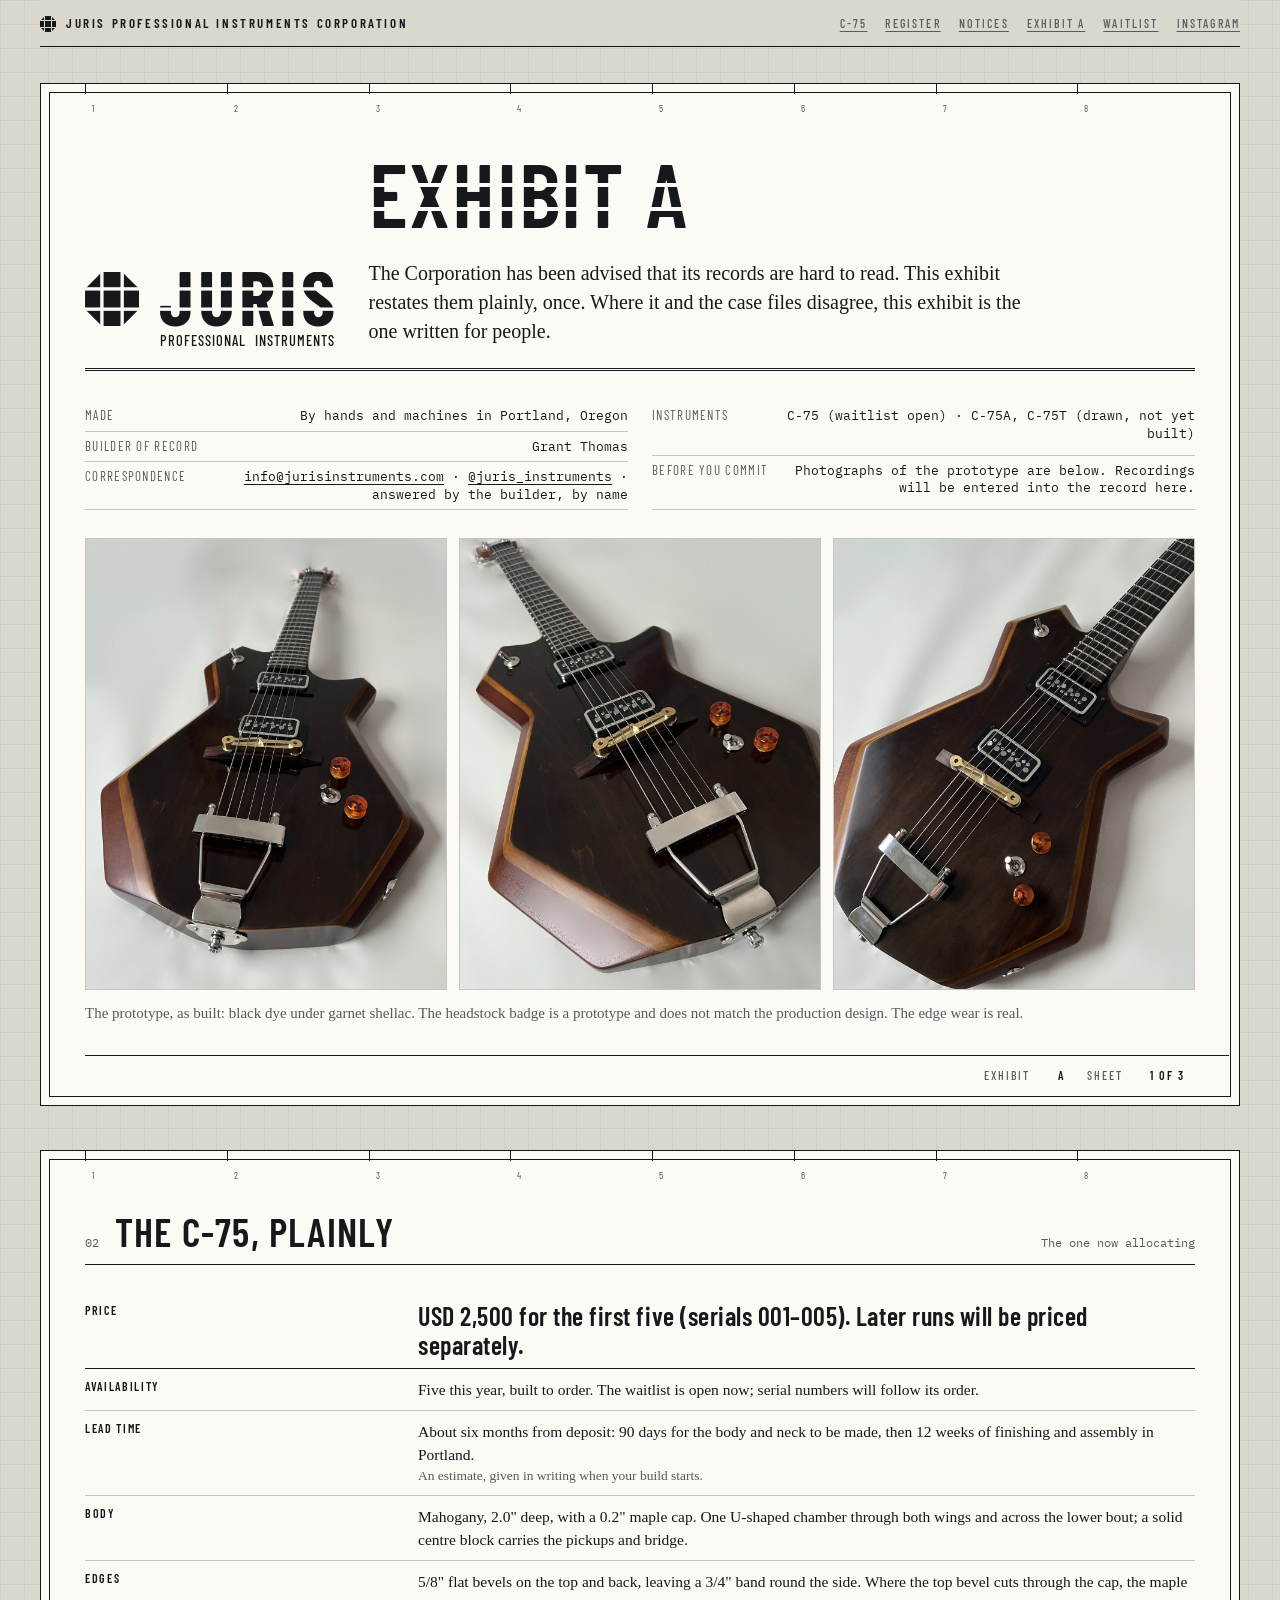
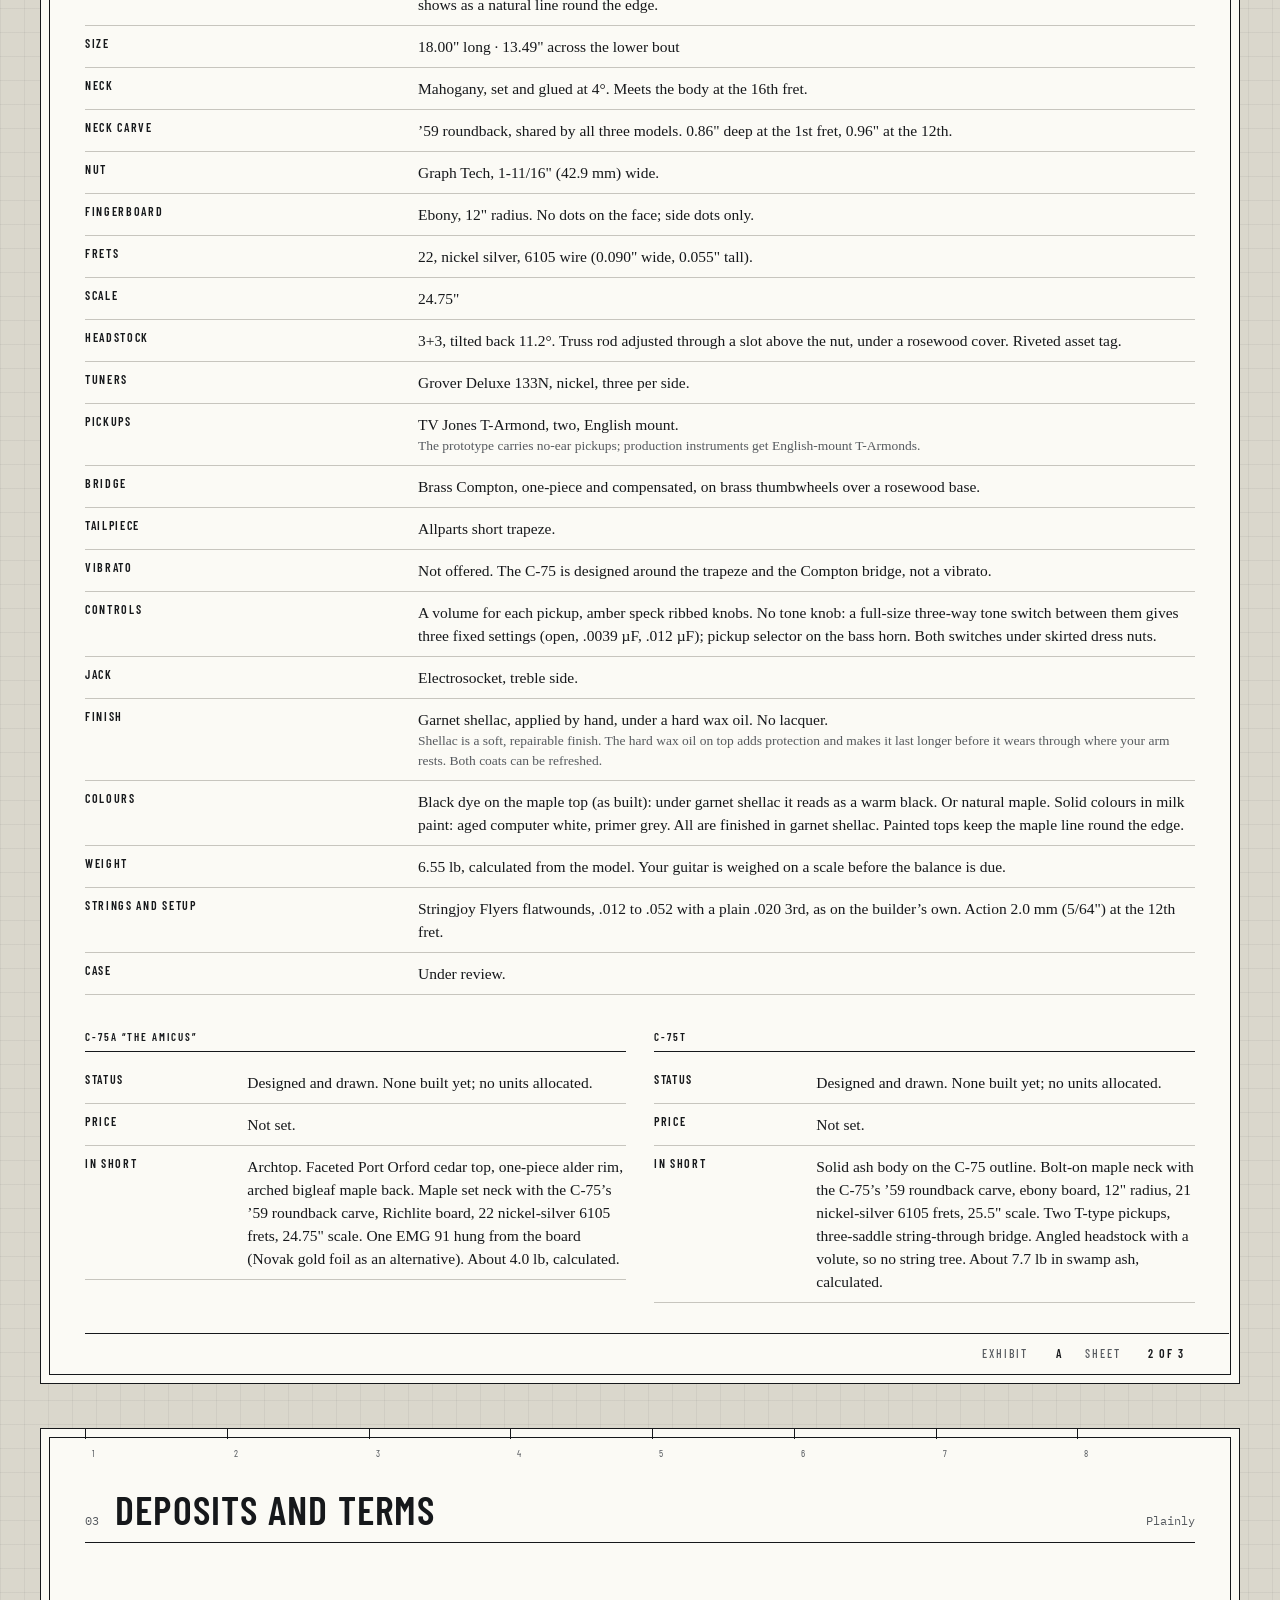
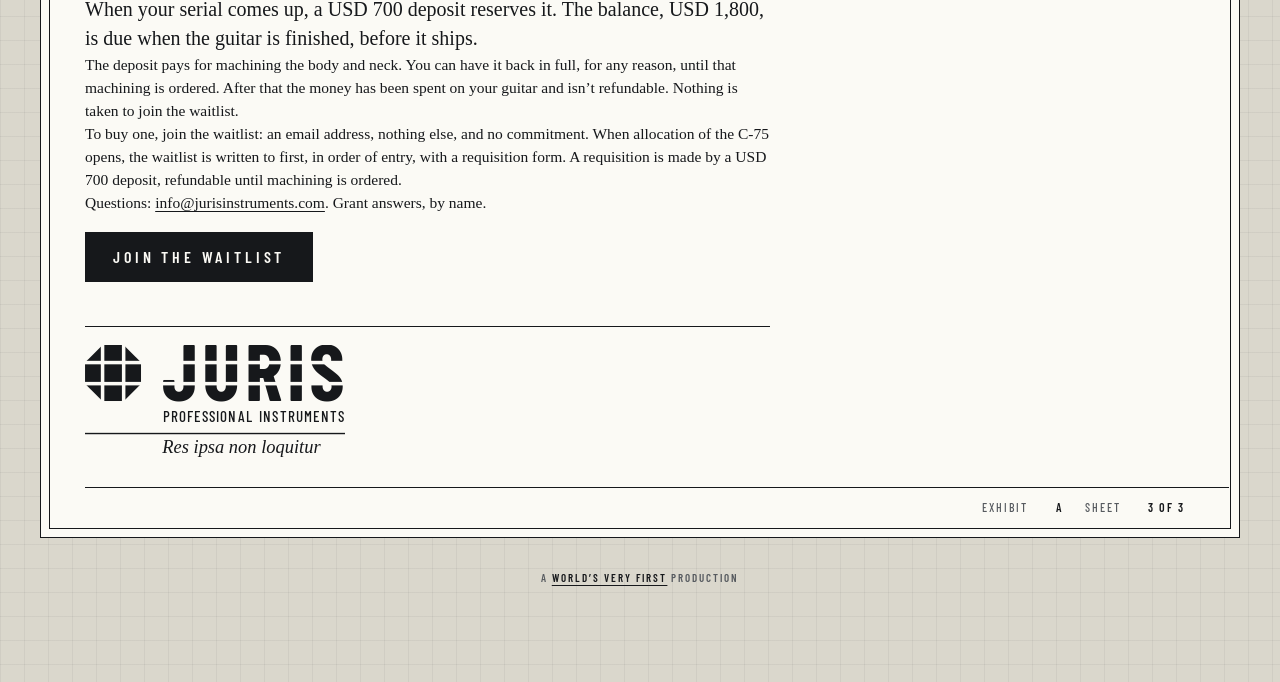
<file: exhibit-a/index.html>
<!doctype html>
<html lang="en">
<head>
<meta charset="utf-8">
<meta name="viewport" content="width=device-width, initial-scale=1, viewport-fit=cover">
<meta name="description" content="Exhibit A: the Juris C-75 in plain English. Price, specifications, lead time and the builder of record.">
<meta property="og:type" content="website"><meta property="og:site_name" content="Juris Professional Instruments"><meta property="og:title" content="Exhibit A · The Juris C-75, plainly"><meta property="og:description" content="Price, specifications, lead time and the builder of record, in plain English."><meta property="og:url" content="https://jurisinstruments.com/exhibit-a/"><meta property="og:image" content="https://jurisinstruments.com/share-c75.png?v=3"><meta name="twitter:card" content="summary_large_image">
<link rel="stylesheet" href="../waitlist.css?v=3">
<title>Exhibit A · Juris C-75, plainly</title>
<link rel="icon" href="data:image/svg+xml,%3Csvg%20xmlns%3D%22http%3A//www.w3.org/2000/svg%22%20viewBox%3D%220%200%2016%2016%22%3E%3CclipPath%20id%3D%22c%22%3E%3Cpath%20d%3D%22M5%2C0%20H11%20L16%2C5%20V11%20L11%2C16%20H5%20L0%2C11%20V5%20Z%22/%3E%3C/clipPath%3E%3Cg%20fill%3D%22%2316181B%22%20clip-path%3D%22url%28%23c%29%22%3E%3Crect%20x%3D%220%22%20y%3D%220%22%20width%3D%224%22%20height%3D%224%22/%3E%3Crect%20x%3D%220%22%20y%3D%225%22%20width%3D%224%22%20height%3D%226%22/%3E%3Crect%20x%3D%220%22%20y%3D%2212%22%20width%3D%224%22%20height%3D%224%22/%3E%3Crect%20x%3D%225%22%20y%3D%220%22%20width%3D%226%22%20height%3D%224%22/%3E%3Crect%20x%3D%225%22%20y%3D%225%22%20width%3D%226%22%20height%3D%226%22/%3E%3Crect%20x%3D%225%22%20y%3D%2212%22%20width%3D%226%22%20height%3D%224%22/%3E%3Crect%20x%3D%2212%22%20y%3D%220%22%20width%3D%224%22%20height%3D%224%22/%3E%3Crect%20x%3D%2212%22%20y%3D%225%22%20width%3D%224%22%20height%3D%226%22/%3E%3Crect%20x%3D%2212%22%20y%3D%2212%22%20width%3D%224%22%20height%3D%224%22/%3E%3C/g%3E%3C/svg%3E">
<link rel="preconnect" href="https://fonts.googleapis.com">
<link rel="preconnect" href="https://fonts.gstatic.com" crossorigin>
<link rel="stylesheet" href="https://fonts.googleapis.com/css2?family=Old+Standard+TT:ital,wght@0,400;0,700;1,400&family=Barlow+Condensed:wght@400;500;600;700&family=IBM+Plex+Mono:wght@400;500;600&display=swap">
<style>
html{-webkit-text-size-adjust:100%}
:root{padding-top:env(safe-area-inset-top,0px);padding-bottom:env(safe-area-inset-bottom,0px)}
body{margin:0}
img{max-width:100%}
.phx{display:grid;grid-template-columns:repeat(3,1fr);gap:12px;margin:28px 0 0}.phx img{width:100%;height:auto;display:block;border:1px solid var(--rule)}.phx figcaption{grid-column:1/-1;font-size:15px;color:var(--ink-2)}
@media (max-width:700px){.phx{grid-template-columns:1fr}}

/* Shared Juris sheet system. Layout: drawing sheets on a gridded table; inside each sheet an 8-column grid whose
   column starts are the zone ticks along the top edge. Type in three steps: sheet title, body, label. */
:root{
  --desk:#DAD7CC; --grid:rgba(22,24,27,.05); --paper:#FBFAF5; --ink:#16181B; --ink-2:#565A5F; --rule:#C7C5BE;
  --accent:#8C2A22; --on-accent:#FBFAF5;
  --f-letter:"Barlow Condensed","Arial Narrow",Arial,sans-serif;
  --f-text:"Century Schoolbook","New Century Schoolbook","TeX Gyre Schola","Old Standard TT",Georgia,serif;
  --f-data:"IBM Plex Mono",ui-monospace,Menlo,monospace;
  --f-display:var(--f-letter); --f-body:var(--f-text); --f-mono:var(--f-data);
  --scene:var(--paper); --sheet:var(--paper);
  --t-title:40px; --t-body:15.5px; --lh:23px; --t-label:11px;
  --pad:44px; --gap:24px;
}
@media (prefers-color-scheme: dark){:root:not([data-theme="light"]){
  --desk:#0A1424; --grid:rgba(220,231,245,.045); --paper:#12284A; --ink:#DCE7F5; --ink-2:#9AB0CC; --rule:#2F4C75;
  --accent:#F2937B; --on-accent:#0A1424; color-scheme:dark}}
:root[data-theme="dark"]{
  --desk:#0A1424; --grid:rgba(220,231,245,.045); --paper:#12284A; --ink:#DCE7F5; --ink-2:#9AB0CC; --rule:#2F4C75;
  --accent:#F2937B; --on-accent:#0A1424; color-scheme:dark}

*{box-sizing:border-box}
[hidden]{display:none!important}
body{background-color:var(--desk);
  background-image:linear-gradient(var(--grid) 1px,transparent 1px),linear-gradient(90deg,var(--grid) 1px,transparent 1px);
  background-size:24px 24px;color:var(--ink);font-family:var(--f-text);font-size:var(--t-body);line-height:var(--lh);
  font-variant-numeric:lining-nums;
  padding-left:max(16px,env(safe-area-inset-left,0px));padding-right:max(16px,env(safe-area-inset-right,0px));padding-block:0 56px}
body::before{content:"";position:fixed;inset:0 0 auto;height:env(safe-area-inset-top,0px);z-index:10;background:var(--desk)}
:focus-visible{outline:2px solid var(--accent);outline-offset:3px}
p{margin:0}
h1,h2{text-wrap:balance}
a{color:var(--ink);text-decoration:underline;text-underline-offset:3px;text-decoration-thickness:1px}
a:hover{text-decoration-thickness:2px}
.sr{position:absolute;width:1px;height:1px;overflow:hidden;clip:rect(0 0 0 0);white-space:nowrap}

/* labels: the one small tier */
.lab{font-family:var(--f-letter);font-weight:600;font-size:var(--t-label);letter-spacing:.18em;text-transform:uppercase;color:var(--ink-2);line-height:1.4}
.label{font-family:var(--f-letter);font-weight:600;font-size:var(--t-label);letter-spacing:.18em;text-transform:uppercase;line-height:1.4;
  border-bottom:1px solid var(--ink);padding-bottom:6px;margin-bottom:10px;display:flex;justify-content:space-between;align-items:center;gap:12px}

/* top strip */
.strip{position:sticky;top:env(safe-area-inset-top,0px);z-index:9;max-width:1200px;margin:0 auto;background:var(--desk);
  display:flex;flex-wrap:wrap;justify-content:space-between;align-items:center;gap:6px 20px;padding:12px 0 11px;border-bottom:1px solid var(--ink)}
.strip .house{font-family:var(--f-letter);font-weight:600;font-size:13px;letter-spacing:.2em;text-transform:uppercase;text-decoration:none}
.strip nav{display:flex;flex-wrap:wrap;gap:4px 18px}
.strip nav a{font-family:var(--f-letter);font-weight:500;font-size:12px;letter-spacing:.18em;text-transform:uppercase;color:var(--ink-2)}

/* sheets and the grid */
.sheets{max-width:1200px;margin:36px auto 0;display:flex;flex-direction:column;gap:44px}
.sheet{background:var(--paper);border:1px solid var(--ink);outline:1.5px solid var(--ink);outline-offset:-10px;position:relative;
  padding:46px var(--pad) 0;scroll-margin-top:64px}
.zones{position:absolute;top:0;left:var(--pad);right:var(--pad);height:10px;display:grid;grid-template-columns:repeat(8,minmax(0,1fr));column-gap:var(--gap);pointer-events:none}
.zones span{border-left:1px solid var(--ink);position:relative}
.zones span::after{content:attr(data-z);position:absolute;top:13px;left:6px;font-family:var(--f-letter);font-size:10px;letter-spacing:.1em;color:var(--ink-2)}
.g8{display:grid;grid-template-columns:repeat(8,minmax(0,1fr));column-gap:var(--gap)}
.s1{grid-column:span 1}.s2{grid-column:span 2}.s3{grid-column:span 3}.s4{grid-column:span 4}.s5{grid-column:span 5}.s6{grid-column:span 6}.s8{grid-column:1/-1}
.sheet-body{padding:14px 0 30px}

/* sheet head: one size */
.sh{display:flex;align-items:baseline;gap:16px;border-bottom:1px solid var(--ink);padding-bottom:10px;margin-bottom:28px}
.sh .no{font-family:var(--f-data);font-size:12px;color:var(--ink-2)}
.sh h2{margin:0;font-family:var(--f-letter);font-weight:600;font-size:var(--t-title);line-height:1;letter-spacing:.03em;text-transform:uppercase}
.sh .form{margin-left:auto;font-family:var(--f-data);font-size:12px;color:var(--ink-2)}

/* full title block (sheet 1 only) */
.tb{display:grid;grid-template-columns:minmax(0,2.6fr) minmax(0,1.8fr) minmax(0,1fr) minmax(0,.8fr) minmax(0,.9fr) minmax(0,.55fr);
  margin:0 calc(10px - var(--pad)) 10px auto;max-width:880px;border-top:1.5px solid var(--ink);border-left:1.5px solid var(--ink)}
.tb > div{padding:7px 10px 8px;border-right:1px solid var(--ink);min-width:0}
.tb > div:last-child{border-right:0}
.tb small{display:block;font-family:var(--f-letter);font-size:10px;letter-spacing:.2em;color:var(--ink-2);text-transform:uppercase;line-height:1.3}
.tb b{display:block;font-family:var(--f-letter);font-size:14px;letter-spacing:.07em;font-weight:600;text-transform:uppercase;line-height:1.3;white-space:nowrap;overflow:hidden;text-overflow:ellipsis}
.tb .iss b{white-space:normal;line-height:1.15}
.tb .iss{display:flex;align-items:center;gap:10px}
.tb .iss svg{flex:none;width:44px;height:auto;color:var(--ink)}
/* continuation strip */
.cont{display:flex;justify-content:flex-end;flex-wrap:wrap;gap:4px 22px;margin:0 calc(10px - var(--pad)) 10px 0;padding:8px var(--pad) 8px 0;border-top:1px solid var(--ink);
  font-family:var(--f-letter);font-weight:600;font-size:12px;letter-spacing:.16em;text-transform:uppercase}
.cont span{color:var(--ink-2);font-weight:500;margin-right:6px}

/* controls: selection is a 2px rule; solid ink is for actions only */
button.opt{font:500 12.5px/1 var(--f-letter);letter-spacing:.14em;text-transform:uppercase;color:var(--ink-2);background:none;border:0;border-radius:0;
  padding:10px 2px 8px;min-height:36px;cursor:pointer;box-shadow:inset 0 -1px 0 transparent}
button.opt:hover{color:var(--ink);box-shadow:inset 0 -1px 0 var(--ink)}
button.opt[aria-pressed="true"]{color:var(--ink);box-shadow:inset 0 -2px 0 var(--ink)}
.opts{display:flex;flex-wrap:wrap;gap:0 18px;align-items:center}
.btn{min-height:50px;padding:0 28px;background:var(--ink);color:var(--paper);border:0;border-radius:0;font-family:var(--f-letter);font-size:16px;font-weight:600;letter-spacing:.24em;text-transform:uppercase;cursor:pointer}
.btn:hover{background:var(--ink-2)}
.link{font-family:var(--f-letter);font-weight:600;font-size:12.5px;letter-spacing:.16em;text-transform:uppercase}

/* lock-up: INSIGNIA and wordmark (W4) */
.plate{width:100%;max-width:280px;height:auto;color:var(--ink);display:block}

/* lists and tables */
ol.num{margin:0;padding:0;list-style:none;counter-reset:n;display:flex;flex-direction:column;gap:8px}
ol.num li{counter-increment:n;display:grid;grid-template-columns:24px minmax(0,1fr)}
ol.num li::before{content:counter(n) ".";font-family:var(--f-letter);font-weight:600;font-size:14px}
dl.kv{margin:0;display:grid;grid-template-columns:minmax(0,1fr) auto}
dl.kv dt,dl.kv dd{margin:0;padding:6px 0;border-bottom:1px solid var(--rule);line-height:1.35}
dl.kv dt{font-family:var(--f-letter);font-size:13px;letter-spacing:.1em;text-transform:uppercase;color:var(--ink-2)}
dl.kv dd{font-family:var(--f-data);font-size:13px;text-align:right;padding-left:12px;font-variant-numeric:tabular-nums;white-space:nowrap}
.status{font-family:var(--f-letter);font-weight:600;font-size:13px;letter-spacing:.18em;text-transform:uppercase}

@media (max-width:860px){
  :root{--pad:20px;--gap:14px;--t-title:30px}
  .sheet{padding-top:40px}
  .zones{grid-template-columns:repeat(4,minmax(0,1fr))}
  .zones span:nth-child(n+5){display:none}
  .g8{grid-template-columns:repeat(4,minmax(0,1fr))}
  .s1{grid-column:span 2}.s2,.s3,.s4,.s5,.s6,.s8{grid-column:1/-1}
  .g8{row-gap:28px}
  .keydata{row-gap:0}
  .tb{margin:0 -10px 10px;grid-template-columns:repeat(4,minmax(0,1fr));max-width:none}
  .tb > div:nth-child(1),.tb > div:nth-child(2){grid-column:1/-1;border-right:0;border-bottom:1px solid var(--ink)}
  .cont{justify-content:flex-start;margin:0 -10px 10px;padding:8px 10px}
  .strip nav{display:none}
  .sh{flex-wrap:wrap}
  .sh .form{margin-left:0;flex-basis:100%}
}
@media (prefers-reduced-motion: reduce){*{scroll-behavior:auto!important;transition:none!important}}

/* ---- register ---- */
.mast{align-items:end;padding-bottom:22px;border-bottom:3px double var(--ink)}
.mast h1{margin:0;font-family:var(--f-letter);font-weight:600;font-size:clamp(34px,4.4vw,56px);line-height:.95;letter-spacing:.02em;text-transform:uppercase}
.mast .office{margin-top:10px}
.statement{margin-top:24px;font-size:20px;line-height:29px;max-width:34em}
.hero{margin-top:30px;align-items:start}
.datums{position:relative;padding:28px 0 40px;--a:2.37%;--b:46.47%;--k:1}
.dr{position:relative}
.dr + .dr{margin-top:10px}
.dr .cap{display:flex;gap:10px;align-items:baseline;padding-left:var(--a)}
.dr .cap .status{font-size:11.5px;color:var(--ink-2)}
.clip{position:relative;overflow:hidden}
.pv{width:calc(100% * var(--k));aspect-ratio:2504/898;background:var(--ink);-webkit-mask-repeat:no-repeat;mask-repeat:no-repeat;-webkit-mask-size:100% 100%;mask-size:100% 100%}
.pv.a{-webkit-mask-image:url(plan_juris-c75.png?v=2);mask-image:url(plan_juris-c75.png?v=2)}
.pv.b{-webkit-mask-image:url(plan_juris-c75a.png?v=2);mask-image:url(plan_juris-c75a.png?v=2)}
.pv.c{-webkit-mask-image:url(plan_juris-c75t.png?v=2);mask-image:url(plan_juris-c75t.png?v=2)}
.brk{display:none}
.dl{position:absolute;top:0;bottom:28px;width:0;border-left:1px dashed var(--ink-2);pointer-events:none}
.dl i{position:absolute;top:0;left:-11px;width:22px;height:22px;border:1px solid var(--ink);border-radius:50%;background:var(--paper);display:flex;align-items:center;justify-content:center;font-style:normal;font-family:var(--f-letter);font-weight:600;font-size:13px}
.dim{position:absolute;bottom:10px;height:14px;border-bottom:1px solid var(--ink)}
.dim::before,.dim::after{content:"";position:absolute;bottom:-6px;width:1px;height:12px;background:var(--ink)}
.dim::before{left:0}.dim::after{right:0}
.dim b{position:absolute;left:50%;bottom:-8px;transform:translateX(-50%);background:var(--paper);padding:0 8px;font-family:var(--f-data);font-weight:400;font-size:11px;white-space:nowrap;color:var(--ink-2)}
.figcap{margin-top:4px;padding-top:12px;border-top:1px solid var(--ink)}
.figcap b{font-family:var(--f-letter);font-weight:600;font-size:15px;letter-spacing:.14em;text-transform:uppercase}
.figcap p{margin-top:4px;font-size:15px;line-height:22px}
.side{display:flex;flex-direction:column;gap:28px;padding-top:28px}
.side ol{font-size:14.5px;line-height:21px}

/* register */
.rh,.entry{display:grid;grid-template-columns:repeat(8,minmax(0,1fr));column-gap:var(--gap);align-items:center}
.rh{padding-bottom:8px;border-bottom:1.5px solid var(--ink)}
.entry{padding:18px 0;border-bottom:1px solid var(--rule);text-decoration:none;color:inherit}
.entry:hover .name{text-decoration:underline;text-underline-offset:4px;text-decoration-thickness:1px}
.entry .status{grid-column:span 1}
.entry .thumb{grid-column:span 2;aspect-ratio:2504/898;background:var(--ink);-webkit-mask-size:100% 100%;mask-size:100% 100%;-webkit-mask-repeat:no-repeat;mask-repeat:no-repeat}
.thumb.a{-webkit-mask-image:url(plan_juris-c75.png?v=2);mask-image:url(plan_juris-c75.png?v=2)}
.thumb.b{-webkit-mask-image:url(plan_juris-c75a.png?v=2);mask-image:url(plan_juris-c75a.png?v=2)}
.thumb.c{-webkit-mask-image:url(plan_juris-c75t.png?v=2);mask-image:url(plan_juris-c75t.png?v=2)}
.entry .desc{grid-column:span 3}
.entry .name{font-family:var(--f-letter);font-weight:600;font-size:22px;letter-spacing:.06em;text-transform:uppercase;line-height:1.15}
.entry .kind{font-size:14.5px;line-height:21px;margin-top:4px;color:var(--ink-2)}
.entry .data{grid-column:span 2;display:grid;grid-template-columns:auto minmax(0,1fr);gap:4px 12px;font-size:14px;line-height:20px}
.entry .data dt{font-family:var(--f-letter);font-size:11px;letter-spacing:.18em;text-transform:uppercase;color:var(--ink-2);padding-top:1px}
.entry .data dd{margin:0}
.entry .data .m{font-family:var(--f-data);font-size:13px}
.rh .c1{grid-column:span 1}.rh .c2{grid-column:span 2}.rh .c3{grid-column:span 3}
.xref{margin-top:16px}

/* notices */
ol.notices{list-style:none;margin:0;padding:0;border-top:1.5px solid var(--ink)}
ol.notices li{display:grid;grid-template-columns:repeat(8,minmax(0,1fr));column-gap:var(--gap);padding:12px 0;border-bottom:1px solid var(--rule);align-items:baseline}
ol.notices .nno{grid-column:span 1;font-family:var(--f-data);font-size:12.5px;color:var(--ink-2)}
ol.notices p{grid-column:span 6}
ol.notices .re{grid-column:span 1;text-align:right}

/* waitlist */
form.req{border:1.5px solid var(--ink)}
.req .fh{display:flex;justify-content:space-between;gap:12px;padding:8px 14px;border-bottom:1.5px solid var(--ink)}
.field{display:grid;grid-template-columns:44px minmax(0,1fr);border-bottom:1px solid var(--ink)}
.field .bx{border-right:1px solid var(--ink);font-family:var(--f-data);font-size:12px;color:var(--ink-2);padding:10px 0;text-align:center}
.field label{display:block;padding:8px 14px 0}
.field input,.field select{display:block;width:100%;border:0;background:transparent;color:var(--ink);padding:4px 14px 10px;font:17px var(--f-text);border-radius:0}
.field input::placeholder{color:var(--ink-2);opacity:.65}
.field select{-webkit-appearance:none;appearance:none}
.field input:focus,.field select:focus{outline:2px solid var(--accent);outline-offset:-2px}
.req .actions{display:flex;justify-content:space-between;align-items:center;gap:16px;flex-wrap:wrap;padding:14px}
#receipt{border-top:1px dashed var(--ink);padding:12px 14px;font-family:var(--f-letter);font-size:15px;letter-spacing:.08em;text-transform:uppercase;line-height:1.4}
.stack{display:flex;flex-direction:column;gap:14px}

@media (max-width:860px){
  .plate{max-width:200px}
  .statement{font-size:18px;line-height:27px}
  /* break lines: bodies between A and B, necks broken off */
  .datums{--k:1.86;--a:4.41%;--b:86.43%}
  .brk{display:block;position:absolute;right:0;top:0;bottom:0;width:16px;background:var(--paper)}
  .brk svg{position:absolute;inset:0;width:100%;height:100%}
  .brk span{position:absolute;right:20px;top:2px;font-family:var(--f-data);font-size:10.5px;color:var(--ink-2);background:var(--paper);padding:0 4px}
  .dim b{font-size:10px}
  .side{padding-top:0;margin-top:8px}
  .rh{display:none}
  .entry{grid-template-columns:repeat(4,minmax(0,1fr));row-gap:10px;align-items:start}
  .entry .thumb{grid-column:1/-1;order:-1}
  .entry .status{grid-column:span 1}
  .entry .desc{grid-column:span 3}
  .entry .data{grid-column:2/-1}
  ol.notices li{grid-template-columns:repeat(4,minmax(0,1fr))}
  ol.notices .nno{grid-column:span 1}
  ol.notices p{grid-column:span 3}
  ol.notices .re{grid-column:2/-1;text-align:left}
}
.strip .house{display:inline-flex;align-items:center;gap:10px}.strip .house svg{width:16px;height:16px;flex:none}.plate.lockup{max-width:250px}
/* the cut: display type is sectioned at the INSIGNIA's two gutters (9–11 and 21–23 of 32, on cap height) */
.cut{--lh:.82;--ct:calc(((var(--lh) - 1.2) / 2 + .3) * 1em);--u:.021875em;-webkit-mask-image:linear-gradient(#000 calc(var(--ct) + 9*var(--u)),transparent 0 calc(var(--ct) + 11*var(--u)),#000 0 calc(var(--ct) + 21*var(--u)),transparent 0 calc(var(--ct) + 23*var(--u)),#000 0);mask-image:linear-gradient(#000 calc(var(--ct) + 9*var(--u)),transparent 0 calc(var(--ct) + 11*var(--u)),#000 0 calc(var(--ct) + 21*var(--u)),transparent 0 calc(var(--ct) + 23*var(--u)),#000 0);-webkit-mask-size:100% calc(var(--lh) * 1em);mask-size:100% calc(var(--lh) * 1em);-webkit-mask-repeat:repeat-y;mask-repeat:repeat-y}

.draftbar{max-width:1240px;margin:0 auto 14px;padding:10px 14px;border:1.5px dashed var(--ink);font:500 12px/1.5 var(--f-data);letter-spacing:.02em}
.draftbar b{font-family:var(--f-letter);letter-spacing:.14em;text-transform:uppercase;margin-right:8px}
mark.tbd{background:transparent;color:inherit;border:1px dashed var(--ink);padding:0 4px;font-family:var(--f-data);font-size:.86em;white-space:normal;-webkit-box-decoration-break:clone;box-decoration-break:clone}
mark.tbd::before{content:"▢ ";opacity:.6}
.plain{width:100%;border-collapse:collapse;font-size:15.5px;line-height:23px}
.plain th{font:600 12px/1.3 var(--f-letter);letter-spacing:.14em;text-transform:uppercase;text-align:left;padding:10px 16px 10px 0;width:30%;vertical-align:top;border-bottom:1px solid var(--rule)}
.plain td{padding:9px 0;border-bottom:1px solid var(--rule);vertical-align:top}
.plain tr.price td,.plain tr.price th{border-bottom:1.5px solid var(--ink)}
.plain tr.price td{font:600 26px/1.1 var(--f-letter);letter-spacing:.02em}
.plain .note{display:block;color:var(--ink-2);font-size:13.5px;line-height:20px}
.terms{counter-reset:t;list-style:none;padding:0;margin:0}
.terms li{counter-increment:t;display:grid;grid-template-columns:52px minmax(0,1fr);gap:10px;padding:12px 0;border-bottom:1px solid var(--rule)}
.terms li::before{content:counter(t,decimal-leading-zero);font:500 13px/23px var(--f-data);color:var(--ink-2)}
.terms li b{font-family:var(--f-letter);font-weight:600;letter-spacing:.1em;text-transform:uppercase;font-size:13px;display:block}
.notice7{border:1.5px solid var(--ink);padding:22px 24px}
.notice7 .nno{font:600 13px/1 var(--f-letter);letter-spacing:.16em;text-transform:uppercase;display:block;margin-bottom:12px}
.notice7 p+p{margin-top:10px}
.sheet-body .kv{grid-template-columns:minmax(110px,auto) minmax(0,1fr)}
.sheet-body .kv dd{white-space:normal}
.mini{display:grid;grid-template-columns:repeat(2,minmax(0,1fr));gap:28px;margin-top:34px}
@media (max-width:860px){.mini{grid-template-columns:1fr}.plain th{width:38%}}
.motto-lk{display:block;width:100%;height:auto;color:var(--ink)}
.exh-close{margin-top:44px;padding-top:18px;border-top:1px solid var(--ink)}
.colo-lk{width:260px;max-width:70vw}
</style>
</head>
<body>
<div class="strip" role="banner">
  <a class="house" href="../"><svg viewBox="0 0 16 16" aria-hidden="true"><defs><clipPath id="ins-st"><path d="M5,0 H11 L16,5 V11 L11,16 H5 L0,11 V5 Z"/></clipPath></defs><g fill="currentColor" clip-path="url(#ins-st)"><rect x="0" y="0" width="4" height="4"/><rect x="0" y="5" width="4" height="6"/><rect x="0" y="12" width="4" height="4"/><rect x="5" y="0" width="6" height="4"/><rect x="5" y="5" width="6" height="6"/><rect x="5" y="12" width="6" height="4"/><rect x="12" y="0" width="4" height="4"/><rect x="12" y="5" width="4" height="6"/><rect x="12" y="12" width="4" height="4"/></g></svg>Juris Professional Instruments Corporation</a>
  <nav aria-label="Site"><a href="../c-75/">C-75</a><a href="../#register">Register</a><a href="../#notices">Notices</a><a href="../exhibit-a/" aria-current="page">Exhibit A</a><a href="../#join">Waitlist</a><a href="https://www.instagram.com/juris_instruments/" rel="noopener">Instagram</a></nav>
</div>
<main class="sheets">

<section class="sheet" aria-labelledby="t1" id="exhibit">
  <div class="zones" aria-hidden="true"><span data-z="1"></span><span data-z="2"></span><span data-z="3"></span><span data-z="4"></span><span data-z="5"></span><span data-z="6"></span><span data-z="7"></span><span data-z="8"></span></div>
  <div class="sheet-body">
    <div class="mast g8">
      <div class="s2"><svg class="plate lockup" viewBox="0 0 148 44" role="img" aria-label="Juris Professional Instruments"><defs><clipPath id="ins-lk"><path d="M10,0 H22 L32,10 V22 L22,32 H10 L0,22 V10 Z"/></clipPath><mask id="ins-cut" maskUnits="userSpaceOnUse" x="40" y="-2" width="112" height="36"><rect x="40" y="-2" width="112" height="36" fill="#fff"/><rect x="40" y="9" width="112" height="2" fill="#000"/><rect x="40" y="21" width="112" height="2" fill="#000"/></mask></defs><g fill="currentColor" clip-path="url(#ins-lk)"><rect x="0" y="0" width="9" height="9"/><rect x="0" y="11" width="9" height="10"/><rect x="0" y="23" width="9" height="9"/><rect x="11" y="0" width="10" height="9"/><rect x="11" y="11" width="10" height="10"/><rect x="11" y="23" width="10" height="9"/><rect x="23" y="0" width="9" height="9"/><rect x="23" y="11" width="9" height="10"/><rect x="23" y="23" width="9" height="9"/></g><text x="44" y="32" font-family="Barlow Condensed, Arial Narrow, sans-serif" font-weight="700" font-size="45.71" textLength="104" lengthAdjust="spacing" fill="currentColor" mask="url(#ins-cut)">JURIS</text><text x="44.4" y="44" font-family="Barlow Condensed, Arial Narrow, sans-serif" font-weight="500" font-size="8.57" letter-spacing=".6" fill="currentColor">PROFESSIONAL</text><text x="148" y="44" text-anchor="end" font-family="Barlow Condensed, Arial Narrow, sans-serif" font-weight="500" font-size="8.57" letter-spacing=".6" fill="currentColor">INSTRUMENTS</text></svg></div>
      <div class="s6">
        <h1 id="t1" class="cut" style="--lh:.95;font-family:var(--f-letter);font-weight:600;font-size:clamp(56px,7vw,96px);line-height:.95;text-transform:uppercase;margin:6px 0 14px">Exhibit A</h1>
        <p class="statement">The Corporation has been advised that its records are hard to read. This exhibit restates them plainly, once. Where it and the case files disagree, this exhibit is the one written for people.</p>
      </div>
    </div>
    <div class="g8" style="margin-top:30px">
      <dl class="kv s4"><dt>Made</dt><dd>By hands and machines in Portland, Oregon</dd><dt>Builder of record</dt><dd>Grant Thomas</dd><dt>Correspondence</dt><dd><a href="mailto:info@jurisinstruments.com">info@jurisinstruments.com</a> · <a href="https://www.instagram.com/juris_instruments/" rel="noopener">@juris_instruments</a> · answered by the builder, by name</dd></dl>
      <dl class="kv s4"><dt>Instruments</dt><dd>C-75 (waitlist open) · C-75A, C-75T (drawn, not yet built)</dd><dt>Before you commit</dt><dd>Photographs of the prototype are below. Recordings will be entered into the record here.</dd></dl>
    </div>
    <figure class="phx">
      <img src="../photo/c75-prototype-hero.jpg?v=6" width="1200" height="1500" loading="lazy" alt="The C-75 prototype from the tailpiece end: black-dyed top, brass bridge, trapeze tailpiece, amber knobs, the neck running away.">
      <img src="../photo/c75-prototype-three-quarter.jpg?v=6" width="1200" height="1500" loading="lazy" alt="The C-75 prototype at three-quarters: the beveled edge worn through to bare wood where the arm rests, mahogany sides.">
      <img src="../photo/c75-prototype-top.jpg?v=6" width="1200" height="1500" loading="lazy" alt="The C-75 prototype from above: the full angular body, two pickups, bridge, tailpiece and the fingerboard with side dots only.">
      <figcaption>The prototype, as built: black dye under garnet shellac. The headstock badge is a prototype and does not match the production design. The edge wear is real.</figcaption>
    </figure>
  </div>
  <div class="cont"><span>Exhibit</span>A <span>Sheet</span>1 of 3</div>
</section>

<section class="sheet" aria-labelledby="t2">
  <div class="zones" aria-hidden="true"><span data-z="1"></span><span data-z="2"></span><span data-z="3"></span><span data-z="4"></span><span data-z="5"></span><span data-z="6"></span><span data-z="7"></span><span data-z="8"></span></div>
  <div class="sheet-body">
    <div class="sh"><span class="no">02</span><h2 id="t2">The C-75, plainly</h2><span class="form">The one now allocating</span></div>
    <table class="plain"><tbody><tr class="price"><th scope="row">Price</th><td>USD 2,500 for the first five (serials 001–005). Later runs will be priced separately.</td></tr><tr class=""><th scope="row">Availability</th><td>Five this year, built to order. The waitlist is open now; serial numbers will follow its order.</td></tr><tr class=""><th scope="row">Lead time</th><td>About six months from deposit: 90 days for the body and neck to be made, then 12 weeks of finishing and assembly in Portland.<span class="note">An estimate, given in writing when your build starts.</span></td></tr><tr class=""><th scope="row">Body</th><td>Mahogany, 2.0" deep, with a 0.2" maple cap. One U-shaped chamber through both wings and across the lower bout; a solid centre block carries the pickups and bridge.</td></tr><tr class=""><th scope="row">Edges</th><td>5/8" flat bevels on the top and back, leaving a 3/4" band round the side. Where the top bevel cuts through the cap, the maple shows as a natural line round the edge.</td></tr><tr class=""><th scope="row">Size</th><td>18.00" long · 13.49" across the lower bout</td></tr><tr class=""><th scope="row">Neck</th><td>Mahogany, set and glued at 4°. Meets the body at the 16th fret.</td></tr><tr class=""><th scope="row">Neck carve</th><td>’59 roundback, shared by all three models. 0.86" deep at the 1st fret, 0.96" at the 12th.</td></tr><tr class=""><th scope="row">Nut</th><td>Graph Tech, 1-11/16" (42.9 mm) wide.</td></tr><tr class=""><th scope="row">Fingerboard</th><td>Ebony, 12" radius. No dots on the face; side dots only.</td></tr><tr class=""><th scope="row">Frets</th><td>22, nickel silver, 6105 wire (0.090" wide, 0.055" tall).</td></tr><tr class=""><th scope="row">Scale</th><td>24.75"</td></tr><tr class=""><th scope="row">Headstock</th><td>3+3, tilted back 11.2°. Truss rod adjusted through a slot above the nut, under a rosewood cover. Riveted asset tag.</td></tr><tr class=""><th scope="row">Tuners</th><td>Grover Deluxe 133N, nickel, three per side.</td></tr><tr class=""><th scope="row">Pickups</th><td>TV Jones T-Armond, two, English mount.<span class="note">The prototype carries no-ear pickups; production instruments get English-mount T-Armonds.</span></td></tr><tr class=""><th scope="row">Bridge</th><td>Brass Compton, one-piece and compensated, on brass thumbwheels over a rosewood base.</td></tr><tr class=""><th scope="row">Tailpiece</th><td>Allparts short trapeze.</td></tr><tr class=""><th scope="row">Vibrato</th><td>Not offered. The C-75 is designed around the trapeze and the Compton bridge, not a vibrato.</td></tr><tr class=""><th scope="row">Controls</th><td>A volume for each pickup, amber speck ribbed knobs. No tone knob: a full-size three-way tone switch between them gives three fixed settings (open, .0039 µF, .012 µF); pickup selector on the bass horn. Both switches under skirted dress nuts.</td></tr><tr class=""><th scope="row">Jack</th><td>Electrosocket, treble side.</td></tr><tr class=""><th scope="row">Finish</th><td>Garnet shellac, applied by hand, under a hard wax oil. No lacquer.<span class="note">Shellac is a soft, repairable finish. The hard wax oil on top adds protection and makes it last longer before it wears through where your arm rests. Both coats can be refreshed.</span></td></tr><tr class=""><th scope="row">Colours</th><td>Black dye on the maple top (as built): under garnet shellac it reads as a warm black. Or natural maple. Solid colours in milk paint: aged computer white, primer grey. All are finished in garnet shellac. Painted tops keep the maple line round the edge.</td></tr><tr class=""><th scope="row">Weight</th><td>6.55 lb, calculated from the model. Your guitar is weighed on a scale before the balance is due.</td></tr><tr class=""><th scope="row">Strings and setup</th><td>Stringjoy Flyers flatwounds, .012 to .052 with a plain .020 3rd, as on the builder’s own. Action 2.0 mm (5/64") at the 12th fret.</td></tr><tr class=""><th scope="row">Case</th><td>Under review.</td></tr></tbody></table>
    <div class="mini">
      <div><div class="label">C-75A “The Amicus”</div><table class="plain"><tbody><tr class=""><th scope="row">Status</th><td>Designed and drawn. None built yet; no units allocated.</td></tr><tr class=""><th scope="row">Price</th><td>Not set.</td></tr><tr class=""><th scope="row">In short</th><td>Archtop. Faceted Port Orford cedar top, one-piece alder rim, arched bigleaf maple back. Maple set neck with the C-75’s ’59 roundback carve, Richlite board, 22 nickel-silver 6105 frets, 24.75" scale. One EMG 91 hung from the board (Novak gold foil as an alternative). About 4.0 lb, calculated.</td></tr></tbody></table></div>
      <div><div class="label">C-75T</div><table class="plain"><tbody><tr class=""><th scope="row">Status</th><td>Designed and drawn. None built yet; no units allocated.</td></tr><tr class=""><th scope="row">Price</th><td>Not set.</td></tr><tr class=""><th scope="row">In short</th><td>Solid ash body on the C-75 outline. Bolt-on maple neck with the C-75’s ’59 roundback carve, ebony board, 12" radius, 21 nickel-silver 6105 frets, 25.5" scale. Two T-type pickups, three-saddle string-through bridge. Angled headstock with a volute, so no string tree. About 7.7 lb in swamp ash, calculated.</td></tr></tbody></table></div>
    </div>
  </div>
  <div class="cont"><span>Exhibit</span>A <span>Sheet</span>2 of 3</div>
</section>

<section class="sheet" aria-labelledby="t3" id="terms">
  <div class="zones" aria-hidden="true"><span data-z="1"></span><span data-z="2"></span><span data-z="3"></span><span data-z="4"></span><span data-z="5"></span><span data-z="6"></span><span data-z="7"></span><span data-z="8"></span></div>
  <div class="sheet-body">
    <div class="sh"><span class="no">03</span><h2 id="t3">Deposits and terms</h2><span class="form">Plainly</span></div>
    <div class="g8">
      <div class="s5 flow">
        <p class="statement">When your serial comes up, a USD 700 deposit reserves it. The balance, USD 1,800, is due when the guitar is finished, before it ships.</p>
        <p>The deposit pays for machining the body and neck. You can have it back in full, for any reason, until that machining is ordered. After that the money has been spent on your guitar and isn’t refundable. Nothing is taken to join the waitlist.</p>
        <p>To buy one, join the waitlist: an email address, nothing else, and no commitment. When allocation of the C-75 opens, the waitlist is written to first, in order of entry, with a requisition form. A requisition is made by a USD 700 deposit, refundable until machining is ordered.</p>
        <p>Questions: <a href="mailto:info@jurisinstruments.com">info@jurisinstruments.com</a>. Grant answers, by name.</p>
        <p style="margin-top:18px"><a class="btn" href="../#join" style="text-decoration:none;display:inline-flex;align-items:center">Join the waitlist</a></p>
              <div class="exh-close"><div class="colo-lk"><svg class="motto-lk" viewBox="0 0 148 64" role="img" aria-label="Juris Professional Instruments. Res ipsa non loquitur."><g transform="translate(0,0)"><clipPath id="ex-c"><path d="M10,0 H22 L32,10 V22 L22,32 H10 L0,22 V10 Z"/></clipPath><g fill="currentColor" clip-path="url(#ex-c)"><rect x="0" y="0" width="9" height="9"/><rect x="0" y="11" width="9" height="10"/><rect x="0" y="23" width="9" height="9"/><rect x="11" y="0" width="10" height="9"/><rect x="11" y="11" width="10" height="10"/><rect x="11" y="23" width="10" height="9"/><rect x="23" y="0" width="9" height="9"/><rect x="23" y="11" width="9" height="10"/><rect x="23" y="23" width="9" height="9"/></g></g><mask id="ex-m" maskUnits="userSpaceOnUse" x="40" y="-2" width="112" height="36"><rect x="40" y="-2" width="112" height="36" fill="#fff"/><rect x="40" y="9" width="112" height="2" fill="#000"/><rect x="40" y="21" width="112" height="2" fill="#000"/></mask><text x="44" y="32" font-family="Barlow Condensed, Arial Narrow, sans-serif" font-weight="700" font-size="45.71" textLength="104" lengthAdjust="spacing" fill="currentColor" mask="url(#ex-m)">JURIS</text><text x="44.4" y="44" font-family="Barlow Condensed, Arial Narrow, sans-serif" font-weight="500" font-size="8.57" letter-spacing=".6" fill="currentColor">PROFESSIONAL</text><text x="148" y="44" text-anchor="end" font-family="Barlow Condensed, Arial Narrow, sans-serif" font-weight="500" font-size="8.57" letter-spacing=".6" fill="currentColor">INSTRUMENTS</text><rect x="0" y="50" width="148" height="0.8" fill="currentColor"/><text x="44" y="61.5" text-anchor="start" font-family="Old Standard TT, Century Schoolbook, Georgia, serif" font-style="italic" font-size="10.5" fill="currentColor">Res ipsa non loquitur</text></svg></div></div>
      </div>
    </div>
  </div>
  <div class="cont"><span>Exhibit</span>A <span>Sheet</span>3 of 3</div>
</section>
</main>
<p class="lab" style="text-align:center;margin:32px auto 40px;padding:0 16px">A <a href="https://worldsveryfirst.com/" rel="noopener">World&rsquo;s Very First</a> production</p>
<script src="../waitlist.js?v=8"></script>
</body></html>
</file>
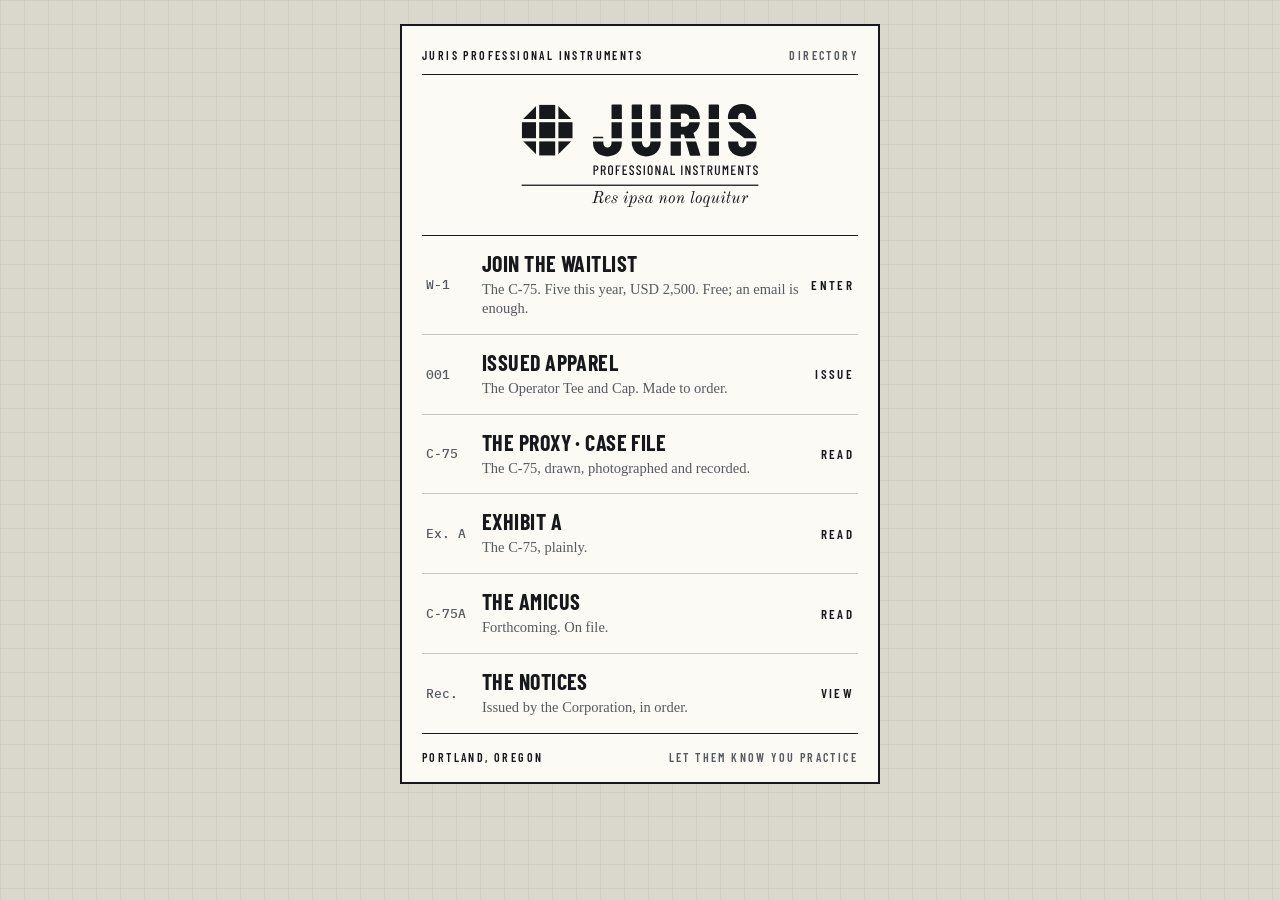
<file: links/index.html>
<!doctype html><html lang="en"><head><meta charset="utf-8"><meta name="viewport" content="width=device-width,initial-scale=1,viewport-fit=cover">
<title>Directory · Juris Professional Instruments</title>
<link rel="icon" href="data:image/svg+xml,%3Csvg%20xmlns%3D%22http%3A//www.w3.org/2000/svg%22%20viewBox%3D%220%200%2016%2016%22%3E%3CclipPath%20id%3D%22c%22%3E%3Cpath%20d%3D%22M5%2C0%20H11%20L16%2C5%20V11%20L11%2C16%20H5%20L0%2C11%20V5%20Z%22/%3E%3C/clipPath%3E%3Cg%20fill%3D%22%2316181B%22%20clip-path%3D%22url%28%23c%29%22%3E%3Crect%20x%3D%220%22%20y%3D%220%22%20width%3D%224%22%20height%3D%224%22/%3E%3Crect%20x%3D%220%22%20y%3D%225%22%20width%3D%224%22%20height%3D%226%22/%3E%3Crect%20x%3D%220%22%20y%3D%2212%22%20width%3D%224%22%20height%3D%224%22/%3E%3Crect%20x%3D%225%22%20y%3D%220%22%20width%3D%226%22%20height%3D%224%22/%3E%3Crect%20x%3D%225%22%20y%3D%225%22%20width%3D%226%22%20height%3D%226%22/%3E%3Crect%20x%3D%225%22%20y%3D%2212%22%20width%3D%226%22%20height%3D%224%22/%3E%3Crect%20x%3D%2212%22%20y%3D%220%22%20width%3D%224%22%20height%3D%224%22/%3E%3Crect%20x%3D%2212%22%20y%3D%225%22%20width%3D%224%22%20height%3D%226%22/%3E%3Crect%20x%3D%2212%22%20y%3D%2212%22%20width%3D%224%22%20height%3D%224%22/%3E%3C/g%3E%3C/svg%3E">
<meta name="description" content="Juris Professional Instruments. Instruments for professionals who practice. Portland, Oregon.">
<meta property="og:title" content="Juris Professional Instruments · Directory"><meta property="og:description" content="The C-75 “The Proxy”, the Operator Tee, and the record."><meta property="og:image" content="https://jurisinstruments.com/share-c75.png?v=9"><meta name="twitter:card" content="summary_large_image">
<link rel="preconnect" href="https://fonts.googleapis.com"><link rel="preconnect" href="https://fonts.gstatic.com" crossorigin>
<link rel="stylesheet" href="https://fonts.googleapis.com/css2?family=Old+Standard+TT:ital@0;1&family=Barlow+Condensed:wght@500;600;700&family=IBM+Plex+Mono:wght@500&display=swap">
<style>
:root{--desk:#DAD7CC;--paper:#FBFAF5;--ink:#16181B;--ink2:#565A5F;--rule:#C7C5BE;--grid:rgba(22,24,27,.05)}
@media (prefers-color-scheme:dark){:root{--desk:#0A1424;--paper:#12284A;--ink:#DCE7F5;--ink2:#9AB0CC;--rule:#2F4C75;--grid:rgba(220,231,245,.045)}}
*{box-sizing:border-box;margin:0}
body{min-height:100vh;background-color:var(--desk);background-image:linear-gradient(var(--grid) 1px,transparent 1px),linear-gradient(90deg,var(--grid) 1px,transparent 1px);background-size:24px 24px;color:var(--ink);font-family:"Century Schoolbook","TeX Gyre Schola","Old Standard TT",Georgia,serif;padding:24px max(16px,env(safe-area-inset-left)) 48px}
.sheet{max-width:480px;margin:0 auto;background:var(--paper);border:2px solid var(--ink);padding:22px 20px 18px}
.lab{font:600 12px/1.2 "Barlow Condensed",sans-serif;letter-spacing:.2em;text-transform:uppercase}
.g{color:var(--ink2)}
.hd{display:flex;justify-content:space-between;gap:12px;border-bottom:1.5px solid var(--ink);padding-bottom:12px}
.lk{display:block;color:var(--ink);margin:28px auto 26px;width:240px}
.lk svg{width:100%;height:auto;display:block}
.motto{text-align:center;font-style:italic;font-family:"Old Standard TT",serif;font-size:17px;margin-bottom:22px}
ol{list-style:none;padding:0;border-top:1.5px solid var(--ink)}
li{border-bottom:1px solid var(--rule)}
li:last-child{border-bottom:1.5px solid var(--ink)}
a.row{display:grid;grid-template-columns:44px 1fr auto;gap:12px;align-items:center;padding:16px 4px;color:var(--ink);text-decoration:none}
a.row:hover .t,a.row:focus-visible .t{text-decoration:underline;text-underline-offset:3px}
a.row:focus-visible{outline:2px solid var(--ink);outline-offset:2px}
.no{font:500 13px "IBM Plex Mono",monospace;color:var(--ink2)}
.t{font:700 22px/1.05 "Barlow Condensed",sans-serif;text-transform:uppercase;letter-spacing:.02em}
.d{font-size:14.5px;line-height:1.3;color:var(--ink2);margin-top:4px}
.ar{font:600 13px "Barlow Condensed";letter-spacing:.18em;text-transform:uppercase}
.ft{display:flex;flex-wrap:wrap;justify-content:space-between;gap:6px 16px;margin-top:16px}.ft span{white-space:nowrap}
</style></head><body>
<main class="sheet">
 <div class="hd"><span class="lab">Juris Professional Instruments</span><span class="lab g">Directory</span></div>
 <a class="lk" href="../" aria-label="Juris Professional Instruments. Res ipsa non loquitur. Home">
  <svg viewBox="-1 -1 150 66" fill="currentColor" role="img" aria-hidden="true"><clipPath id="lk-o"><path transform="translate(0,0)" d="M10,0 H22 L32,10 V22 L22,32 H10 L0,22 V10 Z"/></clipPath><g clip-path="url(#lk-o)"><rect x="0" y="0" width="9" height="9"/><rect x="0" y="11" width="9" height="10"/><rect x="0" y="23" width="9" height="9"/><rect x="11" y="0" width="10" height="9"/><rect x="11" y="11" width="10" height="10"/><rect x="11" y="23" width="10" height="9"/><rect x="23" y="0" width="9" height="9"/><rect x="23" y="11" width="9" height="10"/><rect x="23" y="23" width="9" height="9"/></g><clipPath id="lk-s"><rect x="-50" y="-30" width="400" height="39"/><rect x="-50" y="11" width="400" height="10"/><rect x="-50" y="23" width="400" height="40"/></clipPath><path clip-path="url(#lk-s)" d="M44.63994 23.772199999999998V20.618209999999998Q44.63994 20.38966 44.799925 20.229675Q44.95991 20.06969 45.18846 20.06969H50.53653Q50.76508 20.06969 50.925065000000004 20.229675Q51.08505 20.38966 51.08505 20.618209999999998V23.863619999999997Q51.08505 25.18921 51.770700000000005 26.011989999999997Q52.45635 26.83477 53.5991 26.83477Q54.78756 26.83477 55.496065 26.011989999999997Q56.204570000000004 25.18921 56.204570000000004 23.863619999999997V0.55152Q56.204570000000004 0.322969999999998 56.364555 0.16298499999999905Q56.52454 0.0030000000000001137 56.75309 0.0030000000000001137H62.10116Q62.32971 0.0030000000000001137 62.489695 0.16298499999999905Q62.649680000000004 0.322969999999998 62.649680000000004 0.55152V23.772199999999998Q62.649680000000004 27.65755 60.158485 30.011615Q57.66729 32.36568 53.5991 32.36568Q49.57662 32.36568 47.10828 30.011615Q44.63994 27.65755 44.63994 23.772199999999998ZM68.81154000000001 22.90371V0.55152Q68.81154000000001 0.322969999999998 68.97152500000001 0.16298499999999905Q69.13151 0.0030000000000001137 69.36006 0.0030000000000001137H74.70813000000001Q74.93668000000001 0.0030000000000001137 75.096665 0.16298499999999905Q75.25665000000001 0.322969999999998 75.25665000000001 0.55152V23.54365Q75.25665000000001 25.00637 75.98801 25.920569999999998Q76.71937000000001 26.83477 77.90783 26.83477Q79.09629000000001 26.83477 79.80479500000001 25.920569999999998Q80.5133 25.00637 80.5133 23.54365V0.55152Q80.5133 0.322969999999998 80.67328499999999 0.16298499999999905Q80.83327 0.0030000000000001137 81.06182000000001 0.0030000000000001137H86.40989Q86.63844 0.0030000000000001137 86.79842500000001 0.16298499999999905Q86.95841000000001 0.322969999999998 86.95841000000001 0.55152V22.90371Q86.95841000000001 27.20045 84.46721500000001 29.783065Q81.97602 32.36568 77.90783 32.36568Q73.79393 32.36568 71.30273500000001 29.783065Q68.81154000000001 27.20045 68.81154000000001 22.90371ZM105.09629000000001 31.5429 101.57662 18.926940000000002Q101.4852 18.7441 101.34807 18.7441H99.79393Q99.56538 18.7441 99.56538 18.97265V31.45148Q99.56538 31.68003 99.405395 31.840015Q99.24541 32.0 99.01686000000001 32.0H93.66879Q93.44024 32.0 93.28025500000001 31.840015Q93.12027 31.68003 93.12027 31.45148V0.55152Q93.12027 0.322969999999998 93.28025500000001 0.16298499999999905Q93.44024 0.0030000000000001137 93.66879 0.0030000000000001137H102.90221Q105.41626000000001 0.0030000000000001137 107.38179 1.2143149999999991Q109.34732 2.425629999999998 110.421505 4.6197099999999995Q111.49569 6.813790000000001 111.49569 9.64781Q111.49569 12.3447 110.467215 14.40165Q109.43874 16.4586 107.61034000000001 17.60135Q107.51892000000001 17.64706 107.47321000000001 17.715625000000003Q107.42750000000001 17.784190000000002 107.47321000000001 17.87561L111.67853000000001 31.36006L111.72424000000001 31.5429Q111.72424000000001 32.0 111.22143 32.0H105.73623Q105.23342000000001 32.0 105.09629000000001 31.5429ZM99.56538 5.762460000000001V13.578869999999998Q99.56538 13.80742 99.79393 13.80742H101.85088Q103.26789000000001 13.80742 104.159235 12.687525Q105.05058 11.567630000000001 105.05058 9.69352Q105.05058 7.773699999999998 104.159235 6.653804999999998Q103.26789000000001 5.533909999999999 101.85088 5.533909999999999H99.79393Q99.56538 5.533909999999999 99.56538 5.762460000000001ZM116.92619 31.45148V0.55152Q116.92619 0.322969999999998 117.086175 0.16298499999999905Q117.24616 0.0030000000000001137 117.47471 0.0030000000000001137H122.82278000000001Q123.05133000000001 0.0030000000000001137 123.21131500000001 0.16298499999999905Q123.3713 0.322969999999998 123.3713 0.55152V31.45148Q123.3713 31.68003 123.21131500000001 31.840015Q123.05133000000001 32.0 122.82278000000001 32.0H117.47471Q117.24616 32.0 117.086175 31.840015Q116.92619 31.68003 116.92619 31.45148ZM129.07606 24.00075V22.675159999999998Q129.07606 22.44661 129.236045 22.286625Q129.39603 22.126640000000002 129.62458 22.126640000000002H134.88123000000002Q135.10978 22.126640000000002 135.269765 22.286625Q135.42975 22.44661 135.42975 22.675159999999998V23.68078Q135.42975 25.09779 136.16111 25.966279999999998Q136.89247 26.83477 137.98951 26.83477Q139.08655000000002 26.83477 139.81791 26.011989999999997Q140.54927 25.18921 140.54927 23.863619999999997Q140.54927 22.49232 139.63507 21.509555Q138.72087000000002 20.52679 136.06969 18.60697Q133.78419 16.96141 132.36718000000002 15.68153Q130.95017 14.40165 129.94455 12.52754Q128.93893 10.65343 128.93893 8.185089999999999Q128.93893 4.29974 131.36156 1.9685300000000012Q133.78419 -0.36267999999999745 137.76096 -0.36267999999999745Q141.78344 -0.36267999999999745 144.228925 2.0599500000000006Q146.67441000000002 4.482579999999999 146.67441000000002 8.413640000000001V9.51068Q146.67441000000002 9.73923 146.51442500000002 9.899215Q146.35444 10.0592 146.12589 10.0592H140.86924000000002Q140.64069 10.0592 140.480705 9.899215Q140.32072 9.73923 140.32072 9.51068V8.276509999999998Q140.32072 6.859500000000001 139.612215 6.013865000000001Q138.90371000000002 5.168230000000001 137.76096 5.168230000000001Q136.66392000000002 5.168230000000001 135.97827 5.968155000000001Q135.29262 6.768080000000001 135.29262 8.185089999999999Q135.29262 9.55639 136.16111 10.60772Q137.02960000000002 11.65905 139.58936 13.533159999999999Q142.42338 15.635819999999999 143.863245 16.938555Q145.30311 18.24129 146.103035 19.818285Q146.90296 21.39528 146.90296 23.58936Q146.90296 27.61184 144.43462 29.98876Q141.96628 32.36568 137.9438 32.36568Q135.29262 32.36568 133.28138 31.314349999999997Q131.27014 30.26302 130.1731 28.366055000000003Q129.07606 26.46909 129.07606 24.00075Z"/><path d="M48.01654 39.715Q48.01654 40.46916 47.62232 40.93194Q47.2281 41.39472 46.58535 41.39472H45.77977Q45.74549 41.39472 45.74549 41.429V43.9143Q45.74549 44.0 45.65979 44.0H45.008469999999996Q44.92277 44.0 44.92277 43.9143V38.07813Q44.92277 37.99243 45.008469999999996 37.99243H46.5425Q47.20239 37.99243 47.609465 38.468064999999996Q48.01654 38.9437 48.01654 39.715ZM47.193819999999995 39.73214Q47.193819999999995 39.26079 46.979569999999995 38.982265Q46.765319999999996 38.70374 46.41395 38.70374H45.77977Q45.74549 38.70374 45.74549 38.73802V40.70055Q45.74549 40.73483 45.77977 40.73483H46.41395Q46.765319999999996 40.73483 46.979569999999995 40.464875000000006Q47.193819999999995 40.19492 47.193819999999995 39.73214ZM51.80585173913043 43.93144 51.01741173913043 41.37758Q51.00884173913043 41.35187 50.98313173913043 41.35187H50.38323173913043Q50.34895173913043 41.35187 50.34895173913043 41.38615V43.9143Q50.34895173913043 44.0 50.26325173913043 44.0H49.61193173913043Q49.52623173913043 44.0 49.52623173913043 43.9143V38.0867Q49.52623173913043 38.001 49.61193173913043 38.001H51.14596173913043Q51.58303173913043 38.001 51.91726173913043 38.21525Q52.25149173913043 38.4295 52.43574673913043 38.819435Q52.62000173913043 39.20937 52.62000173913043 39.70643Q52.62000173913043 40.246340000000004 52.39718173913043 40.644845000000004Q52.17436173913043 41.043350000000004 51.78871173913043 41.22332Q51.76300173913043 41.24903 51.77157173913043 41.27474L52.645711739130434 43.90573L52.65428173913043 43.94001Q52.65428173913043 44.0 52.57715173913043 44.0H51.90869173913043Q51.83156173913043 44.0 51.80585173913043 43.93144ZM50.34895173913043 38.74659V40.66627Q50.34895173913043 40.70055 50.38323173913043 40.70055H51.01741173913043Q51.36878173913043 40.70055 51.58303173913043 40.430595Q51.79728173913043 40.16064 51.79728173913043 39.715Q51.79728173913043 39.25222 51.58303173913043 38.982265Q51.36878173913043 38.71231 51.01741173913043 38.71231H50.38323173913043Q50.34895173913043 38.71231 50.34895173913043 38.74659ZM54.01828347826087 42.50025V39.50932Q54.01828347826087 38.79801 54.44678347826087 38.365224999999995Q54.87528347826087 37.93244 55.57802347826087 37.93244Q56.289333478260865 37.93244 56.72211847826087 38.365224999999995Q57.15490347826087 38.79801 57.15490347826087 39.50932V42.50025Q57.15490347826087 43.21156 56.72211847826087 43.64006Q56.289333478260865 44.06856 55.57802347826087 44.06856Q54.87528347826087 44.06856 54.44678347826087 43.64006Q54.01828347826087 43.21156 54.01828347826087 42.50025ZM56.332183478260866 42.534530000000004V39.46647Q56.332183478260866 39.09796 56.126503478260865 38.870855Q55.920823478260864 38.64375 55.57802347826087 38.64375Q55.24379347826087 38.64375 55.042398478260864 38.870855Q54.841003478260866 39.09796 54.841003478260866 39.46647V42.534530000000004Q54.841003478260866 42.90304 55.042398478260864 43.130145Q55.24379347826087 43.35725 55.57802347826087 43.35725Q55.920823478260864 43.35725 56.126503478260865 43.130145Q56.332183478260866 42.90304 56.332183478260866 42.534530000000004ZM61.6041052173913 38.71231H59.6844252173913Q59.6501452173913 38.71231 59.6501452173913 38.74659V40.60628Q59.6501452173913 40.64056 59.6844252173913 40.64056H60.8585152173913Q60.9442152173913 40.64056 60.9442152173913 40.72626V41.26617Q60.9442152173913 41.35187 60.8585152173913 41.35187H59.6844252173913Q59.6501452173913 41.35187 59.6501452173913 41.38615V43.9143Q59.6501452173913 44.0 59.5644452173913 44.0H58.913125217391304Q58.8274252173913 44.0 58.8274252173913 43.9143V38.0867Q58.8274252173913 38.001 58.913125217391304 38.001H61.6041052173913Q61.6898052173913 38.001 61.6898052173913 38.0867V38.62661Q61.6898052173913 38.71231 61.6041052173913 38.71231ZM65.85619695652174 38.71231H63.92794695652174Q63.893666956521734 38.71231 63.893666956521734 38.74659V40.60628Q63.893666956521734 40.64056 63.92794695652174 40.64056H65.11060695652174Q65.19630695652174 40.64056 65.19630695652174 40.72626V41.26617Q65.19630695652174 41.35187 65.11060695652174 41.35187H63.92794695652174Q63.893666956521734 41.35187 63.893666956521734 41.38615V43.25441Q63.893666956521734 43.28869 63.92794695652174 43.28869H65.85619695652174Q65.94189695652173 43.28869 65.94189695652173 43.37439V43.9143Q65.94189695652173 44.0 65.85619695652174 44.0H63.15664695652174Q63.07094695652174 44.0 63.07094695652174 43.9143V38.0867Q63.07094695652174 38.001 63.15664695652174 38.001H65.85619695652174Q65.94189695652173 38.001 65.94189695652173 38.0867V38.62661Q65.94189695652173 38.71231 65.85619695652174 38.71231ZM67.29732869565217 42.534530000000004V42.31171Q67.29732869565217 42.22601 67.38302869565217 42.22601H68.01720869565217Q68.10290869565218 42.22601 68.10290869565218 42.31171V42.49168Q68.10290869565218 42.8859 68.30001869565217 43.121575Q68.49712869565217 43.35725 68.80564869565217 43.35725Q69.11416869565217 43.35725 69.31556369565217 43.130145Q69.51695869565216 42.90304 69.51695869565216 42.534530000000004Q69.51695869565216 42.286 69.40983369565217 42.09746Q69.30270869565217 41.90892 69.12702369565217 41.758945Q68.95133869565217 41.60897 68.55711869565216 41.31759Q68.12004869565217 40.991929999999996 67.87151869565217 40.76054Q67.62298869565217 40.52915 67.45158869565216 40.20349Q67.28018869565217 39.87783 67.28018869565217 39.44076Q67.28018869565217 38.74659 67.69154869565217 38.339515Q68.10290869565218 37.93244 68.76279869565217 37.93244Q69.44839869565217 37.93244 69.86404369565217 38.36951Q70.27968869565217 38.80658 70.27968869565217 39.51789V39.73214Q70.27968869565217 39.817840000000004 70.19398869565217 39.817840000000004H69.55980869565217Q69.47410869565218 39.817840000000004 69.47410869565218 39.73214V39.50075Q69.47410869565218 39.1151 69.27699869565217 38.879425Q69.07988869565217 38.64375 68.76279869565217 38.64375Q68.46284869565217 38.64375 68.27430869565217 38.853714999999994Q68.08576869565216 39.06368 68.08576869565216 39.44076Q68.08576869565216 39.78356 68.27430869565217 40.019235Q68.46284869565217 40.25491 69.00275869565218 40.64913Q69.51695869565216 41.03478 69.77834369565217 41.274739999999994Q70.03972869565217 41.5147 70.18113369565216 41.801795Q70.32253869565217 42.08889 70.32253869565217 42.48311Q70.32253869565217 43.20299 69.90260869565216 43.635774999999995Q69.48267869565217 44.06856 68.80564869565217 44.06856Q68.12861869565216 44.06856 67.71297369565217 43.644345Q67.29732869565217 43.22013 67.29732869565217 42.534530000000004ZM71.67797043478261 42.534530000000004V42.31171Q71.67797043478261 42.22601 71.76367043478261 42.22601H72.39785043478261Q72.48355043478261 42.22601 72.48355043478261 42.31171V42.49168Q72.48355043478261 42.8859 72.68066043478261 43.121575Q72.8777704347826 43.35725 73.1862904347826 43.35725Q73.49481043478261 43.35725 73.6962054347826 43.130145Q73.8976004347826 42.90304 73.8976004347826 42.534530000000004Q73.8976004347826 42.286 73.7904754347826 42.09746Q73.68335043478261 41.90892 73.50766543478261 41.758945Q73.33198043478261 41.60897 72.9377604347826 41.31759Q72.50069043478261 40.991929999999996 72.25216043478261 40.76054Q72.00363043478261 40.52915 71.83223043478262 40.20349Q71.66083043478261 39.87783 71.66083043478261 39.44076Q71.66083043478261 38.74659 72.07219043478261 38.339515Q72.48355043478261 37.93244 73.1434404347826 37.93244Q73.82904043478261 37.93244 74.24468543478261 38.36951Q74.66033043478261 38.80658 74.66033043478261 39.51789V39.73214Q74.66033043478261 39.817840000000004 74.5746304347826 39.817840000000004H73.9404504347826Q73.8547504347826 39.817840000000004 73.8547504347826 39.73214V39.50075Q73.8547504347826 39.1151 73.6576404347826 38.879425Q73.46053043478261 38.64375 73.1434404347826 38.64375Q72.84349043478261 38.64375 72.6549504347826 38.853714999999994Q72.4664104347826 39.06368 72.4664104347826 39.44076Q72.4664104347826 39.78356 72.6549504347826 40.019235Q72.84349043478261 40.25491 73.38340043478262 40.64913Q73.8976004347826 41.03478 74.15898543478261 41.274739999999994Q74.42037043478261 41.5147 74.56177543478262 41.801795Q74.70318043478261 42.08889 74.70318043478261 42.48311Q74.70318043478261 43.20299 74.28325043478262 43.635774999999995Q73.86332043478261 44.06856 73.1862904347826 44.06856Q72.5092604347826 44.06856 72.0936154347826 43.644345Q71.67797043478261 43.22013 71.67797043478261 42.534530000000004ZM76.26429217391305 43.9143V38.0867Q76.26429217391305 38.001 76.34999217391305 38.001H77.00131217391305Q77.08701217391305 38.001 77.08701217391305 38.0867V43.9143Q77.08701217391305 44.0 77.00131217391305 44.0H76.34999217391305Q76.26429217391305 44.0 76.26429217391305 43.9143ZM78.75953391304348 42.50025V39.50932Q78.75953391304348 38.79801 79.18803391304348 38.365224999999995Q79.61653391304348 37.93244 80.31927391304347 37.93244Q81.03058391304349 37.93244 81.46336891304348 38.365224999999995Q81.89615391304348 38.79801 81.89615391304348 39.50932V42.50025Q81.89615391304348 43.21156 81.46336891304348 43.64006Q81.03058391304349 44.06856 80.31927391304347 44.06856Q79.61653391304348 44.06856 79.18803391304348 43.64006Q78.75953391304348 43.21156 78.75953391304348 42.50025ZM81.07343391304349 42.534530000000004V39.46647Q81.07343391304349 39.09796 80.86775391304349 38.870855Q80.66207391304349 38.64375 80.31927391304347 38.64375Q79.98504391304348 38.64375 79.78364891304349 38.870855Q79.58225391304349 39.09796 79.58225391304349 39.46647V42.534530000000004Q79.58225391304349 42.90304 79.78364891304349 43.130145Q79.98504391304348 43.35725 80.31927391304347 43.35725Q80.66207391304349 43.35725 80.86775391304349 43.130145Q81.07343391304349 42.90304 81.07343391304349 42.534530000000004ZM86.07111565217392 38.001H86.71386565217392Q86.79956565217392 38.001 86.79956565217392 38.0867V43.9143Q86.79956565217392 44.0 86.71386565217392 44.0H85.97684565217392Q85.90828565217392 44.0 85.88257565217393 43.93144L84.42567565217392 40.01495Q84.41710565217392 39.99781 84.39996565217392 40.002095Q84.38282565217392 40.00638 84.38282565217392 40.02352L84.39139565217393 43.9143Q84.39139565217393 44.0 84.30569565217392 44.0H83.65437565217393Q83.56867565217392 44.0 83.56867565217392 43.9143V38.0867Q83.56867565217392 38.001 83.65437565217393 38.001H84.38282565217392Q84.45138565217393 38.001 84.47709565217393 38.06956L85.94256565217393 41.98605Q85.95113565217392 42.01176 85.96827565217393 42.007475Q85.98541565217393 42.003190000000004 85.98541565217393 41.97748V38.0867Q85.98541565217393 38.001 86.07111565217392 38.001ZM90.84597739130436 43.92287 90.65743739130436 42.93732Q90.65743739130436 42.92018 90.64458239130435 42.911609999999996Q90.63172739130435 42.90304 90.61458739130435 42.90304H89.21767739130435Q89.20053739130435 42.90304 89.18768239130435 42.911609999999996Q89.17482739130435 42.92018 89.17482739130435 42.93732L88.99485739130435 43.92287Q88.98628739130436 44.0 88.90058739130436 44.0H88.24926739130436Q88.20641739130436 44.0 88.18499239130435 43.974289999999996Q88.16356739130435 43.94858 88.17213739130436 43.90573L89.44906739130435 38.07813Q89.46620739130435 38.001 89.54333739130435 38.001H90.30606739130435Q90.39176739130436 38.001 90.40033739130435 38.07813L91.68583739130436 43.90573V43.92287Q91.68583739130436 44.0 91.60870739130435 44.0H90.94024739130435Q90.86311739130436 44.0 90.84597739130436 43.92287ZM89.34622739130435 42.25172H90.48603739130435Q90.51174739130435 42.25172 90.51174739130435 42.21744L89.92898739130436 39.17509Q89.92041739130435 39.15795 89.91184739130435 39.15795Q89.90327739130436 39.15795 89.89470739130435 39.17509L89.32051739130435 42.21744Q89.32051739130435 42.25172 89.34622739130435 42.25172ZM93.05840913043478 43.9143V38.0867Q93.05840913043478 38.001 93.14410913043479 38.001H93.79542913043478Q93.88112913043479 38.001 93.88112913043479 38.0867V43.25441Q93.88112913043479 43.28869 93.91540913043478 43.28869H95.83508913043478Q95.92078913043478 43.28869 95.92078913043478 43.37439V43.9143Q95.92078913043478 44.0 95.83508913043478 44.0H93.14410913043479Q93.05840913043478 44.0 93.05840913043478 43.9143ZM99.72004260869565 43.9143V38.0867Q99.72004260869565 38.001 99.80574260869565 38.001H100.45706260869565Q100.54276260869565 38.001 100.54276260869565 38.0867V43.9143Q100.54276260869565 44.0 100.45706260869565 44.0H99.80574260869565Q99.72004260869565 44.0 99.72004260869565 43.9143ZM104.83770434782608 38.001H105.48045434782608Q105.56615434782609 38.001 105.56615434782609 38.0867V43.9143Q105.56615434782609 44.0 105.48045434782608 44.0H104.74343434782608Q104.67487434782608 44.0 104.64916434782609 43.93144L103.19226434782608 40.01495Q103.18369434782608 39.99781 103.16655434782608 40.002095Q103.14941434782608 40.00638 103.14941434782608 40.02352L103.15798434782609 43.9143Q103.15798434782609 44.0 103.07228434782608 44.0H102.42096434782609Q102.33526434782608 44.0 102.33526434782608 43.9143V38.0867Q102.33526434782608 38.001 102.42096434782609 38.001H103.14941434782608Q103.21797434782609 38.001 103.24368434782609 38.06956L104.70915434782609 41.98605Q104.71772434782608 42.01176 104.73486434782609 42.007475Q104.75200434782609 42.003190000000004 104.75200434782609 41.97748V38.0867Q104.75200434782609 38.001 104.83770434782608 38.001ZM107.15297608695651 42.534530000000004V42.31171Q107.15297608695651 42.22601 107.23867608695652 42.22601H107.87285608695652Q107.95855608695652 42.22601 107.95855608695652 42.31171V42.49168Q107.95855608695652 42.8859 108.15566608695651 43.121575Q108.35277608695651 43.35725 108.66129608695651 43.35725Q108.96981608695651 43.35725 109.1712110869565 43.130145Q109.37260608695651 42.90304 109.37260608695651 42.534530000000004Q109.37260608695651 42.286 109.26548108695651 42.09746Q109.15835608695652 41.90892 108.98267108695651 41.758945Q108.80698608695651 41.60897 108.41276608695651 41.31759Q107.97569608695652 40.991929999999996 107.72716608695652 40.76054Q107.47863608695651 40.52915 107.30723608695652 40.20349Q107.13583608695652 39.87783 107.13583608695652 39.44076Q107.13583608695652 38.74659 107.54719608695652 38.339515Q107.95855608695652 37.93244 108.61844608695651 37.93244Q109.30404608695652 37.93244 109.71969108695652 38.36951Q110.13533608695651 38.80658 110.13533608695651 39.51789V39.73214Q110.13533608695651 39.817840000000004 110.04963608695651 39.817840000000004H109.41545608695651Q109.32975608695651 39.817840000000004 109.32975608695651 39.73214V39.50075Q109.32975608695651 39.1151 109.13264608695651 38.879425Q108.93553608695652 38.64375 108.61844608695651 38.64375Q108.31849608695651 38.64375 108.12995608695651 38.853714999999994Q107.94141608695651 39.06368 107.94141608695651 39.44076Q107.94141608695651 39.78356 108.12995608695651 40.019235Q108.31849608695651 40.25491 108.85840608695652 40.64913Q109.37260608695651 41.03478 109.63399108695651 41.274739999999994Q109.89537608695652 41.5147 110.03678108695652 41.801795Q110.17818608695652 42.08889 110.17818608695652 42.48311Q110.17818608695652 43.20299 109.75825608695652 43.635774999999995Q109.33832608695651 44.06856 108.66129608695651 44.06856Q107.98426608695651 44.06856 107.56862108695651 43.644345Q107.15297608695651 43.22013 107.15297608695651 42.534530000000004ZM114.71308782608695 38.0867V38.62661Q114.71308782608695 38.71231 114.62738782608696 38.71231H113.50471782608696Q113.47043782608695 38.71231 113.47043782608695 38.74659V43.9143Q113.47043782608695 44.0 113.38473782608695 44.0H112.73341782608695Q112.64771782608696 44.0 112.64771782608696 43.9143V38.74659Q112.64771782608696 38.71231 112.61343782608695 38.71231H111.55075782608695Q111.46505782608695 38.71231 111.46505782608695 38.62661V38.0867Q111.46505782608695 38.001 111.55075782608695 38.001H114.62738782608696Q114.71308782608695 38.001 114.71308782608695 38.0867ZM118.51096956521738 43.93144 117.72252956521739 41.37758Q117.71395956521738 41.35187 117.68824956521739 41.35187H117.08834956521738Q117.05406956521739 41.35187 117.05406956521739 41.38615V43.9143Q117.05406956521739 44.0 116.96836956521739 44.0H116.31704956521739Q116.23134956521739 44.0 116.23134956521739 43.9143V38.0867Q116.23134956521739 38.001 116.31704956521739 38.001H117.85107956521739Q118.28814956521738 38.001 118.62237956521739 38.21525Q118.95660956521739 38.4295 119.14086456521738 38.819435Q119.32511956521739 39.20937 119.32511956521739 39.70643Q119.32511956521739 40.246340000000004 119.10229956521738 40.644845000000004Q118.87947956521738 41.043350000000004 118.49382956521738 41.22332Q118.46811956521738 41.24903 118.47668956521738 41.27474L119.35082956521738 43.90573L119.35939956521739 43.94001Q119.35939956521739 44.0 119.28226956521739 44.0H118.61380956521738Q118.53667956521738 44.0 118.51096956521738 43.93144ZM117.05406956521739 38.74659V40.66627Q117.05406956521739 40.70055 117.08834956521738 40.70055H117.72252956521739Q118.07389956521739 40.70055 118.2881495652174 40.430595Q118.50239956521739 40.16064 118.50239956521739 39.715Q118.50239956521739 39.25222 118.2881495652174 38.982265Q118.07389956521739 38.71231 117.72252956521739 38.71231H117.08834956521738Q117.05406956521739 38.71231 117.05406956521739 38.74659ZM120.80053130434781 42.3717V38.0867Q120.80053130434781 38.001 120.88623130434782 38.001H121.53755130434782Q121.62325130434782 38.001 121.62325130434782 38.0867V42.4574Q121.62325130434782 42.86019 121.82464630434782 43.108720000000005Q122.02604130434781 43.35725 122.35170130434781 43.35725Q122.68593130434782 43.35725 122.88732630434782 43.108720000000005Q123.08872130434781 42.86019 123.08872130434781 42.4574V38.0867Q123.08872130434781 38.001 123.17442130434782 38.001H123.82574130434782Q123.91144130434782 38.001 123.91144130434782 38.0867V42.3717Q123.91144130434782 43.13443 123.48294130434782 43.601495Q123.05444130434782 44.06856 122.35170130434781 44.06856Q121.64896130434782 44.06856 121.22474630434782 43.601495Q120.80053130434781 43.13443 120.80053130434781 42.3717ZM128.42920304347825 38.001H129.08052304347825Q129.16622304347825 38.001 129.16622304347825 38.0867V43.9143Q129.16622304347825 44.0 129.08052304347825 44.0H128.42920304347825Q128.34350304347825 44.0 128.34350304347825 43.9143V39.66358Q128.34350304347825 39.63787 128.33064804347825 39.63787Q128.31779304347825 39.63787 128.30065304347823 39.65501L127.47793304347825 41.18904Q127.45222304347824 41.24903 127.40080304347825 41.24903Q127.34938304347824 41.24903 127.32367304347825 41.18904L126.50952304347824 39.66358Q126.49238304347824 39.64644 126.47952804347824 39.64644Q126.46667304347825 39.64644 126.46667304347825 39.67215V43.9143Q126.46667304347825 44.0 126.38097304347825 44.0H125.72965304347825Q125.64395304347825 44.0 125.64395304347825 43.9143V38.0867Q125.64395304347825 38.001 125.72965304347825 38.001H126.38097304347825Q126.44096304347825 38.001 126.48381304347825 38.060990000000004L127.38366304347825 39.67215Q127.39223304347824 39.68072 127.40937304347824 39.68072Q127.42651304347825 39.68072 127.43508304347824 39.67215L128.32636304347824 38.060990000000004Q128.36064304347823 38.001 128.42920304347825 38.001ZM133.71826478260866 38.71231H131.79001478260867Q131.75573478260867 38.71231 131.75573478260867 38.74659V40.60628Q131.75573478260867 40.64056 131.79001478260867 40.64056H132.97267478260866Q133.05837478260867 40.64056 133.05837478260867 40.72626V41.26617Q133.05837478260867 41.35187 132.97267478260866 41.35187H131.79001478260867Q131.75573478260867 41.35187 131.75573478260867 41.38615V43.25441Q131.75573478260867 43.28869 131.79001478260867 43.28869H133.71826478260866Q133.80396478260866 43.28869 133.80396478260866 43.37439V43.9143Q133.80396478260866 44.0 133.71826478260866 44.0H131.01871478260867Q130.93301478260867 44.0 130.93301478260867 43.9143V38.0867Q130.93301478260867 38.001 131.01871478260867 38.001H133.71826478260866Q133.80396478260866 38.001 133.80396478260866 38.0867V38.62661Q133.80396478260866 38.71231 133.71826478260866 38.71231ZM137.8675165217391 38.001H138.51026652173908Q138.5959665217391 38.001 138.5959665217391 38.0867V43.9143Q138.5959665217391 44.0 138.51026652173908 44.0H137.7732465217391Q137.7046865217391 44.0 137.6789765217391 43.93144L136.2220765217391 40.01495Q136.2135065217391 39.99781 136.1963665217391 40.002095Q136.1792265217391 40.00638 136.1792265217391 40.02352L136.1877965217391 43.9143Q136.1877965217391 44.0 136.1020965217391 44.0H135.4507765217391Q135.3650765217391 44.0 135.3650765217391 43.9143V38.0867Q135.3650765217391 38.001 135.4507765217391 38.001H136.1792265217391Q136.2477865217391 38.001 136.2734965217391 38.06956L137.7389665217391 41.98605Q137.7475365217391 42.01176 137.7646765217391 42.007475Q137.7818165217391 42.003190000000004 137.7818165217391 41.97748V38.0867Q137.7818165217391 38.001 137.8675165217391 38.001ZM143.36225826086954 38.0867V38.62661Q143.36225826086954 38.71231 143.27655826086954 38.71231H142.15388826086954Q142.11960826086954 38.71231 142.11960826086954 38.74659V43.9143Q142.11960826086954 44.0 142.03390826086954 44.0H141.38258826086954Q141.29688826086954 44.0 141.29688826086954 43.9143V38.74659Q141.29688826086954 38.71231 141.26260826086954 38.71231H140.19992826086954Q140.11422826086954 38.71231 140.11422826086954 38.62661V38.0867Q140.11422826086954 38.001 140.19992826086954 38.001H143.27655826086954Q143.36225826086954 38.001 143.36225826086954 38.0867ZM144.67483999999996 42.534530000000004V42.31171Q144.67483999999996 42.22601 144.76053999999996 42.22601H145.39471999999995Q145.48041999999995 42.22601 145.48041999999995 42.31171V42.49168Q145.48041999999995 42.8859 145.67752999999996 43.121575Q145.87463999999997 43.35725 146.18315999999996 43.35725Q146.49167999999997 43.35725 146.69307499999996 43.130145Q146.89446999999996 42.90304 146.89446999999996 42.534530000000004Q146.89446999999996 42.286 146.78734499999996 42.09746Q146.68021999999996 41.90892 146.50453499999998 41.758945Q146.32884999999996 41.60897 145.93462999999997 41.31759Q145.49755999999996 40.991929999999996 145.24902999999995 40.76054Q145.00049999999996 40.52915 144.82909999999995 40.20349Q144.65769999999995 39.87783 144.65769999999995 39.44076Q144.65769999999995 38.74659 145.06905999999995 38.339515Q145.48041999999995 37.93244 146.14030999999997 37.93244Q146.82590999999996 37.93244 147.24155499999995 38.36951Q147.65719999999996 38.80658 147.65719999999996 39.51789V39.73214Q147.65719999999996 39.817840000000004 147.57149999999996 39.817840000000004H146.93731999999997Q146.85161999999997 39.817840000000004 146.85161999999997 39.73214V39.50075Q146.85161999999997 39.1151 146.65450999999996 38.879425Q146.45739999999995 38.64375 146.14030999999997 38.64375Q145.84035999999998 38.64375 145.65182 38.853714999999994Q145.46327999999997 39.06368 145.46327999999997 39.44076Q145.46327999999997 39.78356 145.65182 40.019235Q145.84035999999998 40.25491 146.38026999999997 40.64913Q146.89446999999996 41.03478 147.15585499999997 41.274739999999994Q147.41723999999996 41.5147 147.55864499999996 41.801795Q147.70004999999995 42.08889 147.70004999999995 42.48311Q147.70004999999995 43.20299 147.28011999999995 43.635774999999995Q146.86018999999996 44.06856 146.18315999999996 44.06856Q145.50612999999996 44.06856 145.09048499999994 43.644345Q144.67483999999996 43.22013 144.67483999999996 42.534530000000004Z"/><rect x="0" y="50" width="148" height="0.8"/><path d="M48.767 60.6495Q48.767 60.408 48.81425 60.1665Q48.8615 59.925 48.914 59.715Q48.966499999999996 59.505 48.977000000000004 59.442Q49.145 58.8645 49.145 58.591499999999996Q49.145 58.182 48.9245 57.972Q48.704 57.762 48.347 57.762H46.9295L46.0895 60.8805Q46.079 60.9225 46.079 60.996Q46.079 61.164 46.289 61.164H47.339L47.255 61.5H43.895L43.979 61.164H44.777Q45.0605 61.164 45.134 60.8805L46.8245 54.6435Q46.8455 54.5595 46.8455 54.5175Q46.8455 54.36 46.625 54.36H45.827L45.911 54.024H49.1765Q50.069 54.024 50.5625 54.454499999999996Q51.056 54.885 51.056 55.725Q51.056 56.166 50.7725 56.57025Q50.489000000000004 56.9745 50.02175 57.25275Q49.5545 57.531 49.04 57.6255L49.0295 57.6675Q49.985 58.1295 49.985 59.19Q49.985 59.463 49.859 60.051Q49.754 60.555 49.754 60.744Q49.754 60.891 49.82225 60.9855Q49.8905 61.08 50.048 61.08Q50.4365 61.08 50.657 60.702Q50.8775 60.324 51.0245 59.799L51.287 59.8725Q51.1505 60.345 51.00875 60.681Q50.867 61.017 50.552 61.3215Q50.237 61.626 49.733000000000004 61.626Q49.313 61.626 49.040000000000006 61.40025Q48.767 61.1745 48.767 60.6495ZM48.305 57.426Q49.103 57.426 49.575500000000005 56.911500000000004Q50.048 56.397 50.048 55.473Q50.048 54.9165 49.775000000000006 54.63825Q49.502 54.36 48.977000000000004 54.36H48.137Q47.8535 54.36 47.78 54.6435L47.024 57.426ZM52.106 59.841Q52.106 59.211 52.337 58.59675Q52.568000000000005 57.9825 53.03 57.4995Q53.786 56.712 54.605000000000004 56.712Q55.025000000000006 56.712 55.292750000000005 56.91675Q55.560500000000005 57.1215 55.560500000000005 57.594Q55.560500000000005 58.413 54.5 58.9065Q54.143 59.0745 53.786 59.14275Q53.429 59.211 53.009 59.2425Q52.956500000000005 59.463 52.90925 59.814750000000004Q52.862 60.1665 52.862 60.471Q52.862 60.933 53.06675 61.1535Q53.2715 61.374 53.5655 61.374Q54.2165 61.374 54.626000000000005 60.849000000000004Q55.0355 60.324 55.203500000000005 59.8725L55.424 59.946Q55.172000000000004 60.66 54.6575 61.143Q54.143 61.626 53.513000000000005 61.626Q52.883 61.626 52.4945 61.10625Q52.106 60.5865 52.106 59.841ZM54.3005 58.7175Q54.636500000000005 58.5705 54.846500000000006 58.2555Q55.0565 57.9405 55.0565 57.531Q55.0565 57.2265 54.9305 57.09525Q54.804500000000004 56.964 54.615500000000004 56.964Q54.185 56.964 53.8175 57.357749999999996Q53.45 57.7515 53.282000000000004 58.213499999999996Q53.2295 58.3815 53.1665 58.6125Q53.103500000000004 58.8435 53.072 58.98Q53.8385 58.9275 54.3005 58.7175ZM56.117000000000004 60.387Q56.117000000000004 60.1455 56.264 59.91975Q56.411 59.694 56.694500000000005 59.694Q56.852000000000004 59.694 56.9675 59.804249999999996Q57.083 59.9145 57.083 60.1035Q57.083 60.366 56.862500000000004 60.4395Q56.7365 60.4815 56.663 60.555Q56.5895 60.6285 56.5895 60.7965Q56.5895 61.101 56.94125 61.2375Q57.293 61.374 57.6605 61.374Q58.217 61.374 58.510999999999996 61.122Q58.805 60.87 58.805 60.492Q58.805 60.282 58.721000000000004 60.09824999999999Q58.637 59.9145 58.469 59.7885L57.597500000000004 59.127Q57.104 58.812 57.104 58.1715Q57.104 57.7095 57.34025 57.37875Q57.5765 57.048 57.949250000000006 56.88Q58.322 56.712 58.721000000000004 56.712Q59.141000000000005 56.712 59.440250000000006 56.91675Q59.7395 57.1215 59.89175 57.39975Q60.044000000000004 57.678 60.044000000000004 57.888Q60.044000000000004 58.1295 59.9075 58.308Q59.771 58.4865 59.498000000000005 58.4865Q59.340500000000006 58.4865 59.209250000000004 58.37625Q59.078 58.266 59.078 58.098Q59.078 57.8985 59.2145 57.783Q59.2565 57.741 59.3615 57.678Q59.487500000000004 57.6045 59.487500000000004 57.51Q59.487500000000004 57.2685 59.219750000000005 57.11625Q58.952000000000005 56.964 58.658 56.964Q58.238 56.964 57.923 57.2055Q57.608000000000004 57.447 57.608000000000004 57.8775Q57.608000000000004 58.14 57.67625 58.245000000000005Q57.7445 58.35 57.9125 58.4655L58.889 59.2005Q59.120000000000005 59.3685 59.2565 59.562749999999994Q59.393 59.757 59.393 60.072Q59.393 60.4605 59.17775 60.8175Q58.962500000000006 61.1745 58.553000000000004 61.40025Q58.1435 61.626 57.597500000000004 61.626Q57.1145 61.626 56.78375 61.4475Q56.453 61.269 56.285000000000004 60.9855Q56.117000000000004 60.702 56.117000000000004 60.387ZM65.483 54.801Q65.483 54.5595 65.6405 54.407250000000005Q65.798 54.255 66.029 54.255Q66.2705 54.255 66.42275000000001 54.407250000000005Q66.575 54.5595 66.575 54.801Q66.575 55.032 66.42275000000001 55.189499999999995Q66.2705 55.347 66.029 55.347Q65.798 55.347 65.6405 55.189499999999995Q65.483 55.032 65.483 54.801ZM64.2335 60.618Q64.2335 60.387 64.29650000000001 60.06675Q64.3595 59.7465 64.4435 59.547L65.1155 57.9825Q65.168 57.867 65.22575 57.678Q65.2835 57.489 65.2835 57.363Q65.2835 57.216 65.22575 57.1215Q65.168 57.027 65.05250000000001 57.027Q64.69550000000001 57.027 64.36475000000002 57.573Q64.034 58.119 63.803000000000004 58.749L63.593 58.686Q63.8765 57.846 64.286 57.278999999999996Q64.69550000000001 56.712 65.168 56.712Q65.441 56.712 65.63525000000001 56.974500000000006Q65.82950000000001 57.237 65.82950000000001 57.72Q65.82950000000001 57.951 65.76650000000001 58.28175Q65.7035 58.6125 65.6195 58.791L64.9475 60.3555Q64.89500000000001 60.471 64.83725000000001 60.66Q64.7795 60.849 64.7795 60.975Q64.7795 61.122 64.8425 61.216499999999996Q64.9055 61.311 65.021 61.311Q65.378 61.311 65.70349999999999 60.765Q66.029 60.219 66.26 59.589L66.47 59.652Q66.18650000000001 60.5025 65.78225 61.06425Q65.378 61.626 64.9055 61.626Q64.622 61.626 64.42775 61.373999999999995Q64.2335 61.122 64.2335 60.618ZM66.00800000000001 63.705H66.78500000000001Q66.911 63.705 66.974 63.6525Q67.037 63.6 67.06850000000001 63.474000000000004L68.507 58.1295Q68.63300000000001 57.6255 68.63300000000001 57.3525Q68.63300000000001 57.195 68.58575000000002 57.132000000000005Q68.53850000000001 57.069 68.423 57.069Q68.13950000000001 57.069 67.82975000000002 57.57825Q67.52000000000001 58.0875 67.29950000000001 58.749L67.08950000000002 58.686Q67.78250000000001 56.712 68.6435 56.712Q68.96900000000001 56.712 69.1055 57.011250000000004Q69.242 57.3105 69.242 57.7095Q69.242 57.8565 69.23675 57.95099999999999Q69.23150000000001 58.0455 69.23150000000001 58.0665L69.263 58.0875Q69.4835 57.615 69.90875 57.1635Q70.334 56.712 70.81700000000001 56.712Q71.3735 56.712 71.68325000000002 57.10575Q71.99300000000001 57.4995 71.99300000000001 58.1505Q71.99300000000001 58.791 71.804 59.384249999999994Q71.61500000000001 59.9775 71.3735 60.3555Q71.00600000000001 60.933 70.51775 61.2795Q70.02950000000001 61.626 69.52550000000001 61.626Q69.2 61.626 68.9375 61.40025Q68.67500000000001 61.1745 68.55950000000001 60.702L68.51750000000001 60.681L67.78250000000001 63.474000000000004L67.76150000000001 63.579Q67.76150000000001 63.6525 67.80350000000001 63.67875Q67.84550000000002 63.705 67.94000000000001 63.705H69.221L69.13700000000001 63.999H65.924ZM70.64900000000002 60.198Q70.9115 59.61 71.07425 58.948499999999996Q71.23700000000001 58.287 71.23700000000001 57.7305Q71.23700000000001 57.4155 71.12675000000002 57.189750000000004Q71.01650000000001 56.964 70.754 56.964Q70.36550000000001 56.964 70.00850000000001 57.357749999999996Q69.65150000000001 57.7515 69.34700000000001 58.413Q69.13700000000001 58.8855 68.9795 59.463Q68.822 60.0405 68.822 60.408Q68.822 60.87 69.011 61.122Q69.2 61.374 69.52550000000001 61.374Q69.85100000000001 61.374 70.14500000000001 61.016999999999996Q70.43900000000001 60.66 70.64900000000002 60.198ZM72.644 60.387Q72.644 60.1455 72.79100000000001 59.91975Q72.93800000000002 59.694 73.2215 59.694Q73.379 59.694 73.49450000000002 59.804249999999996Q73.61000000000001 59.9145 73.61000000000001 60.1035Q73.61000000000001 60.366 73.38950000000001 60.4395Q73.26350000000001 60.4815 73.19000000000001 60.555Q73.11650000000002 60.6285 73.11650000000002 60.7965Q73.11650000000002 61.101 73.46825000000001 61.2375Q73.82000000000001 61.374 74.18750000000001 61.374Q74.74400000000001 61.374 75.03800000000001 61.122Q75.33200000000001 60.87 75.33200000000001 60.492Q75.33200000000001 60.282 75.24800000000002 60.09824999999999Q75.16400000000002 59.9145 74.99600000000001 59.7885L74.12450000000001 59.127Q73.63100000000001 58.812 73.63100000000001 58.1715Q73.63100000000001 57.7095 73.86725000000001 57.37875Q74.10350000000001 57.048 74.47625000000001 56.88Q74.849 56.712 75.248 56.712Q75.668 56.712 75.96725 56.91675Q76.26650000000001 57.1215 76.41875000000002 57.39975Q76.57100000000001 57.678 76.57100000000001 57.888Q76.57100000000001 58.1295 76.43450000000001 58.308Q76.29800000000002 58.4865 76.025 58.4865Q75.8675 58.4865 75.73625000000001 58.37625Q75.605 58.266 75.605 58.098Q75.605 57.8985 75.74150000000002 57.783Q75.7835 57.741 75.88850000000001 57.678Q76.01450000000001 57.6045 76.01450000000001 57.51Q76.01450000000001 57.2685 75.74675000000002 57.11625Q75.47900000000001 56.964 75.18500000000002 56.964Q74.76500000000001 56.964 74.45000000000002 57.2055Q74.135 57.447 74.135 57.8775Q74.135 58.14 74.20325 58.245000000000005Q74.2715 58.35 74.43950000000001 58.4655L75.41600000000001 59.2005Q75.647 59.3685 75.7835 59.562749999999994Q75.92000000000002 59.757 75.92000000000002 60.072Q75.92000000000002 60.4605 75.70475000000002 60.8175Q75.4895 61.1745 75.08000000000001 61.40025Q74.6705 61.626 74.12450000000001 61.626Q73.64150000000001 61.626 73.31075000000001 61.4475Q72.98 61.269 72.81200000000001 60.9855Q72.644 60.702 72.644 60.387ZM77.24300000000001 60.1875Q77.24300000000001 59.547 77.43200000000002 58.95375Q77.62100000000001 58.3605 77.86250000000001 57.9825Q78.23 57.405 78.71825000000001 57.0585Q79.2065 56.712 79.71050000000001 56.712Q80.036 56.712 80.2985 56.93775Q80.561 57.1635 80.6765 57.636L80.7185 57.657L80.9495 56.838H81.64250000000001L80.75 60.1455Q80.60300000000001 60.7335 80.60300000000001 60.9855Q80.60300000000001 61.1325 80.64500000000001 61.20075Q80.68700000000001 61.269 80.792 61.269Q81.0755 61.269 81.38000000000001 60.80175Q81.68450000000001 60.3345 81.93650000000001 59.589L82.1465 59.652Q81.8735 60.4605 81.47975000000001 61.04325Q81.08600000000001 61.626 80.60300000000001 61.626Q79.994 61.626 79.994 60.555Q79.994 60.4185 79.99925 60.35025Q80.00450000000001 60.282 80.00450000000001 60.2715L79.97300000000001 60.2505Q79.75250000000001 60.723 79.32725 61.174499999999995Q78.902 61.626 78.41900000000001 61.626Q77.86250000000001 61.626 77.55275 61.23225Q77.24300000000001 60.8385 77.24300000000001 60.1875ZM79.88900000000001 59.925Q80.099 59.4525 80.2565 58.875Q80.414 58.2975 80.414 57.93Q80.414 57.468 80.225 57.216Q80.036 56.964 79.71050000000001 56.964Q79.385 56.964 79.09100000000001 57.321Q78.79700000000001 57.678 78.587 58.14Q78.3245 58.728 78.16175000000001 59.3895Q77.99900000000001 60.051 77.99900000000001 60.6075Q77.99900000000001 60.9225 78.10925 61.148250000000004Q78.21950000000001 61.374 78.48200000000001 61.374Q78.8705 61.374 79.2275 60.98025Q79.5845 60.5865 79.88900000000001 59.925ZM88.8875 60.618Q88.8875 60.387 88.9505 60.06675Q89.01350000000001 59.7465 89.09750000000001 59.547L89.76950000000001 57.9825Q89.822 57.867 89.87975 57.678Q89.9375 57.489 89.9375 57.363Q89.9375 57.216 89.87975 57.1215Q89.822 57.027 89.7065 57.027Q89.07650000000001 57.027 88.373 58.213499999999996Q87.953 58.9275 87.62225000000001 59.631Q87.2915 60.3345 87.155 60.807L86.94500000000001 61.5H86.25200000000001L87.134 58.245Q87.2915 57.615 87.2915 57.3525Q87.2915 57.2055 87.24950000000001 57.13725Q87.20750000000001 57.069 87.092 57.069Q86.798 57.069 86.49875 57.557249999999996Q86.1995 58.0455 85.958 58.749L85.748 58.686Q86.441 56.712 87.2915 56.712Q87.90050000000001 56.712 87.90050000000001 57.783Q87.90050000000001 57.993 87.80075000000001 58.42875Q87.70100000000001 58.8645 87.6275 59.0535L87.659 59.085L87.80600000000001 58.8225Q88.268 57.93 88.74575 57.321Q89.2235 56.712 89.801 56.712Q90.116 56.712 90.29975 56.96925Q90.4835 57.2265 90.4835 57.72Q90.4835 57.951 90.4205 58.28175Q90.3575 58.6125 90.2735 58.791L89.6015 60.3555Q89.549 60.471 89.49125000000001 60.66Q89.43350000000001 60.849 89.43350000000001 60.975Q89.43350000000001 61.122 89.4965 61.216499999999996Q89.5595 61.311 89.67500000000001 61.311Q90.03200000000001 61.311 90.35750000000002 60.765Q90.683 60.219 90.914 59.589L91.12400000000001 59.652Q90.8405 60.5025 90.43625 61.06425Q90.03200000000001 61.626 89.5595 61.626Q89.27600000000001 61.626 89.08175 61.373999999999995Q88.8875 61.122 88.8875 60.618ZM91.92200000000001 59.778Q91.92200000000001 59.043 92.27375 58.329Q92.6255 57.615 93.21350000000001 57.1635Q93.8015 56.712 94.46300000000001 56.712Q94.82000000000001 56.712 95.135 56.91675Q95.45 57.1215 95.6495 57.5415Q95.849 57.9615 95.849 58.56Q95.849 59.295 95.5025 60.009Q95.156 60.723 94.57325 61.174499999999995Q93.99050000000001 61.626 93.32900000000001 61.626Q92.97200000000001 61.626 92.65175 61.42125Q92.3315 61.2165 92.12675000000002 60.7965Q91.92200000000001 60.3765 91.92200000000001 59.778ZM94.5995 60.135Q94.82000000000001 59.6205 94.9565 59.022Q95.093 58.4235 95.093 57.93Q95.093 57.4995 94.92500000000001 57.23175Q94.757 56.964 94.421 56.964Q94.001 56.964 93.70700000000001 57.30525Q93.41300000000001 57.6465 93.17150000000001 58.203Q92.95100000000001 58.7175 92.81450000000001 59.316Q92.67800000000001 59.9145 92.67800000000001 60.408Q92.67800000000001 60.8385 92.85650000000001 61.10625Q93.03500000000001 61.374 93.37100000000001 61.374Q93.79100000000001 61.374 94.0745 61.038Q94.358 60.702 94.5995 60.135ZM99.7445 60.618Q99.7445 60.387 99.8075 60.06675Q99.8705 59.7465 99.95450000000001 59.547L100.62650000000001 57.9825Q100.679 57.867 100.73675 57.678Q100.7945 57.489 100.7945 57.363Q100.7945 57.216 100.73675 57.1215Q100.679 57.027 100.5635 57.027Q99.93350000000001 57.027 99.23 58.213499999999996Q98.81 58.9275 98.47925000000001 59.631Q98.1485 60.3345 98.012 60.807L97.802 61.5H97.10900000000001L97.991 58.245Q98.1485 57.615 98.1485 57.3525Q98.1485 57.2055 98.10650000000001 57.13725Q98.06450000000001 57.069 97.949 57.069Q97.655 57.069 97.35575 57.557249999999996Q97.0565 58.0455 96.815 58.749L96.605 58.686Q97.298 56.712 98.1485 56.712Q98.75750000000001 56.712 98.75750000000001 57.783Q98.75750000000001 57.993 98.65775000000001 58.42875Q98.558 58.8645 98.4845 59.0535L98.516 59.085L98.66300000000001 58.8225Q99.125 57.93 99.60275 57.321Q100.0805 56.712 100.658 56.712Q100.973 56.712 101.15675 56.96925Q101.3405 57.2265 101.3405 57.72Q101.3405 57.951 101.2775 58.28175Q101.2145 58.6125 101.1305 58.791L100.4585 60.3555Q100.406 60.471 100.34825000000001 60.66Q100.29050000000001 60.849 100.29050000000001 60.975Q100.29050000000001 61.122 100.3535 61.216499999999996Q100.4165 61.311 100.53200000000001 61.311Q100.88900000000001 61.311 101.21450000000002 60.765Q101.54 60.219 101.771 59.589L101.98100000000001 59.652Q101.6975 60.5025 101.29325 61.06425Q100.88900000000001 61.626 100.4165 61.626Q100.13300000000001 61.626 99.93875 61.373999999999995Q99.7445 61.122 99.7445 60.618ZM105.74 60.555Q105.74 60.345 105.845 59.925L107.336 54.507Q107.357 54.423 107.357 54.402Q107.357 54.275999999999996 107.168 54.275999999999996H106.244L106.3175 54.024H108.155L106.517 60.051Q106.349 60.723 106.349 60.9855Q106.349 61.1325 106.391 61.20075Q106.433 61.269 106.5485 61.269Q106.8425 61.269 107.14175 60.78075Q107.441 60.2925 107.6825 59.589L107.8925 59.652Q107.60900000000001 60.45 107.2415 61.038Q106.874 61.626 106.349 61.626Q105.74 61.626 105.74 60.555ZM108.76400000000001 59.778Q108.76400000000001 59.043 109.11575 58.329Q109.4675 57.615 110.0555 57.1635Q110.6435 56.712 111.305 56.712Q111.662 56.712 111.977 56.91675Q112.292 57.1215 112.4915 57.5415Q112.691 57.9615 112.691 58.56Q112.691 59.295 112.34450000000001 60.009Q111.998 60.723 111.41525000000001 61.174499999999995Q110.83250000000001 61.626 110.171 61.626Q109.81400000000001 61.626 109.49375 61.42125Q109.1735 61.2165 108.96875 60.7965Q108.76400000000001 60.3765 108.76400000000001 59.778ZM111.4415 60.135Q111.662 59.6205 111.7985 59.022Q111.935 58.4235 111.935 57.93Q111.935 57.4995 111.767 57.23175Q111.599 56.964 111.263 56.964Q110.843 56.964 110.549 57.30525Q110.25500000000001 57.6465 110.01350000000001 58.203Q109.793 58.7175 109.65650000000001 59.316Q109.52000000000001 59.9145 109.52000000000001 60.408Q109.52000000000001 60.8385 109.69850000000001 61.10625Q109.87700000000001 61.374 110.21300000000001 61.374Q110.63300000000001 61.374 110.91650000000001 61.038Q111.2 60.702 111.4415 60.135ZM113.846 63.705H115.1165Q115.2425 63.705 115.3055 63.6525Q115.3685 63.6 115.4 63.474000000000004Q115.5365 62.991 115.8305 61.904250000000005Q116.1245 60.8175 116.2715 60.2715L116.24000000000001 60.2505Q115.988 60.786 115.58375000000001 61.206Q115.1795 61.626 114.686 61.626Q114.12950000000001 61.626 113.81975 61.23225Q113.51 60.8385 113.51 60.1875Q113.51 59.5575 113.74625 58.94325Q113.9825 58.329 114.2555 57.8985Q114.602 57.342 115.07975 57.027Q115.5575 56.712 116.04050000000001 56.712Q116.37650000000001 56.712 116.63900000000001 56.97975Q116.9015 57.2475 116.9855 57.835499999999996H117.038L117.73100000000001 56.838H117.92L116.114 63.474000000000004Q116.1035 63.5055 116.1035 63.5685Q116.1035 63.705 116.2925 63.705H117.0695L116.9855 63.999H113.762ZM116.156 59.925Q116.366 59.4525 116.5235 58.875Q116.681 58.2975 116.681 57.93Q116.681 57.468 116.49199999999999 57.216Q116.303 56.964 115.9775 56.964Q115.652 56.964 115.358 57.321Q115.06400000000001 57.678 114.854 58.14Q114.5915 58.728 114.42875000000001 59.3895Q114.266 60.051 114.266 60.6075Q114.266 60.9225 114.37625 61.148250000000004Q114.4865 61.374 114.74900000000001 61.374Q115.1375 61.374 115.4945 60.98025Q115.8515 60.5865 116.156 59.925ZM119.12750000000001 60.618Q119.12750000000001 60.387 119.19050000000001 60.05625Q119.2535 59.7255 119.3375 59.547L120.0095 57.9825Q120.06200000000001 57.867 120.11975000000001 57.678Q120.17750000000001 57.489 120.17750000000001 57.363Q120.17750000000001 57.216 120.1145 57.1215Q120.0515 57.027 119.936 57.027Q119.57900000000001 57.027 119.2535 57.573Q118.92800000000001 58.119 118.697 58.749L118.48700000000001 58.686Q118.77050000000001 57.835499999999996 119.17475000000002 57.27375Q119.57900000000001 56.712 120.0515 56.712Q120.33500000000001 56.712 120.52925000000002 56.964Q120.72350000000002 57.216 120.72350000000002 57.72Q120.72350000000002 57.951 120.66050000000001 58.271249999999995Q120.59750000000001 58.591499999999996 120.51350000000001 58.791L119.84150000000001 60.3555Q119.78900000000002 60.471 119.73125000000002 60.66Q119.6735 60.849 119.6735 60.975Q119.6735 61.122 119.73125000000002 61.216499999999996Q119.78900000000002 61.311 119.90450000000001 61.311Q120.53450000000001 61.311 121.23800000000001 60.1245Q121.65800000000002 59.4105 121.98875000000001 58.707Q122.3195 58.0035 122.456 57.531L122.66600000000001 56.838H123.35900000000001L122.477 60.093Q122.3195 60.723 122.3195 60.9855Q122.3195 61.1325 122.3615 61.20075Q122.40350000000001 61.269 122.519 61.269Q122.81300000000002 61.269 123.11225000000002 60.78075Q123.4115 60.2925 123.653 59.589L123.86300000000001 59.652Q123.17000000000002 61.626 122.3195 61.626Q121.71050000000001 61.626 121.71050000000001 60.555Q121.71050000000001 60.345 121.81025000000001 59.90925Q121.91000000000001 59.4735 121.9835 59.2845L121.95200000000001 59.253L121.805 59.5155Q121.343 60.408 120.86525 61.016999999999996Q120.3875 61.626 119.81 61.626Q119.495 61.626 119.31125 61.36875Q119.12750000000001 61.1115 119.12750000000001 60.618ZM126.38300000000001 54.801Q126.38300000000001 54.5595 126.54050000000001 54.407250000000005Q126.69800000000001 54.255 126.929 54.255Q127.1705 54.255 127.32275000000001 54.407250000000005Q127.47500000000001 54.5595 127.47500000000001 54.801Q127.47500000000001 55.032 127.32275000000001 55.189499999999995Q127.1705 55.347 126.929 55.347Q126.69800000000001 55.347 126.54050000000001 55.189499999999995Q126.38300000000001 55.032 126.38300000000001 54.801ZM125.13350000000001 60.618Q125.13350000000001 60.387 125.19650000000001 60.06675Q125.2595 59.7465 125.3435 59.547L126.0155 57.9825Q126.06800000000001 57.867 126.12575000000001 57.678Q126.18350000000001 57.489 126.18350000000001 57.363Q126.18350000000001 57.216 126.12575000000001 57.1215Q126.06800000000001 57.027 125.95250000000001 57.027Q125.59550000000002 57.027 125.26475000000002 57.573Q124.93400000000001 58.119 124.703 58.749L124.49300000000001 58.686Q124.77650000000001 57.846 125.186 57.278999999999996Q125.59550000000002 56.712 126.06800000000001 56.712Q126.34100000000001 56.712 126.53525000000002 56.974500000000006Q126.72950000000002 57.237 126.72950000000002 57.72Q126.72950000000002 57.951 126.66650000000001 58.28175Q126.60350000000001 58.6125 126.51950000000001 58.791L125.84750000000001 60.3555Q125.79500000000002 60.471 125.73725000000002 60.66Q125.6795 60.849 125.6795 60.975Q125.6795 61.122 125.7425 61.216499999999996Q125.80550000000001 61.311 125.921 61.311Q126.278 61.311 126.6035 60.765Q126.929 60.219 127.16000000000001 59.589L127.37 59.652Q127.08650000000002 60.5025 126.68225000000001 61.06425Q126.278 61.626 125.80550000000001 61.626Q125.522 61.626 125.32775000000001 61.373999999999995Q125.13350000000001 61.122 125.13350000000001 60.618ZM128.168 60.744Q128.168 60.345 128.2835 59.883L129.0395 57.132H128.31500000000003L128.38850000000002 56.838H129.1235L129.806 54.318H130.49900000000002L129.81650000000002 56.838H131.00300000000001L130.92950000000002 57.132H129.73250000000002L128.86100000000002 60.366Q128.82950000000002 60.471 128.80325000000002 60.65475Q128.77700000000002 60.8385 128.77700000000002 60.954Q128.77700000000002 61.0485 128.8505 61.153499999999994Q128.924 61.2585 129.0815 61.2585Q129.21800000000002 61.2585 129.3545 61.1745Q129.596 61.0065 129.76925 60.60225Q129.94250000000002 60.198 130.1105 59.589L130.3205 59.652Q130.1105 60.5445 129.7955 61.08525Q129.4805 61.626 128.94500000000002 61.626Q128.5985 61.626 128.38325 61.38975Q128.168 61.1535 128.168 60.744ZM132.00050000000002 60.618Q132.00050000000002 60.387 132.06350000000003 60.05625Q132.12650000000002 59.7255 132.21050000000002 59.547L132.88250000000002 57.9825Q132.93500000000003 57.867 132.99275000000003 57.678Q133.05050000000003 57.489 133.05050000000003 57.363Q133.05050000000003 57.216 132.9875 57.1215Q132.92450000000002 57.027 132.80900000000003 57.027Q132.45200000000003 57.027 132.12650000000002 57.573Q131.80100000000002 58.119 131.57000000000002 58.749L131.36 58.686Q131.64350000000002 57.835499999999996 132.04775 57.27375Q132.45200000000003 56.712 132.92450000000002 56.712Q133.20800000000003 56.712 133.40225000000004 56.964Q133.59650000000002 57.216 133.59650000000002 57.72Q133.59650000000002 57.951 133.5335 58.271249999999995Q133.47050000000002 58.591499999999996 133.38650000000004 58.791L132.71450000000002 60.3555Q132.66200000000003 60.471 132.60425000000004 60.66Q132.54650000000004 60.849 132.54650000000004 60.975Q132.54650000000004 61.122 132.60425000000004 61.216499999999996Q132.66200000000003 61.311 132.77750000000003 61.311Q133.40750000000003 61.311 134.11100000000002 60.1245Q134.53100000000003 59.4105 134.86175000000003 58.707Q135.19250000000002 58.0035 135.32900000000004 57.531L135.53900000000002 56.838H136.23200000000003L135.35000000000002 60.093Q135.19250000000002 60.723 135.19250000000002 60.9855Q135.19250000000002 61.1325 135.23450000000003 61.20075Q135.27650000000003 61.269 135.39200000000002 61.269Q135.68600000000004 61.269 135.98525000000004 60.78075Q136.28450000000004 60.2925 136.52600000000004 59.589L136.73600000000002 59.652Q136.04300000000003 61.626 135.19250000000002 61.626Q134.58350000000002 61.626 134.58350000000002 60.555Q134.58350000000002 60.345 134.68325000000002 59.90925Q134.78300000000002 59.4735 134.85650000000004 59.2845L134.82500000000002 59.253L134.67800000000003 59.5155Q134.21600000000004 60.408 133.73825000000005 61.016999999999996Q133.26050000000004 61.626 132.68300000000002 61.626Q132.36800000000002 61.626 132.18425000000002 61.36875Q132.00050000000002 61.1115 132.00050000000002 60.618ZM138.75200000000004 58.245Q138.90950000000004 57.615 138.90950000000004 57.3525Q138.90950000000004 57.2055 138.86750000000004 57.13725Q138.82550000000003 57.069 138.71000000000004 57.069Q138.41600000000003 57.069 138.11150000000004 57.567750000000004Q137.80700000000002 58.0665 137.57600000000002 58.749L137.366 58.686Q138.05900000000003 56.712 138.90950000000004 56.712Q139.51850000000002 56.712 139.51850000000002 57.783Q139.51850000000002 57.9195 139.48700000000002 58.10325Q139.45550000000003 58.287 139.42400000000004 58.392L139.49750000000003 58.413Q139.85450000000003 57.6675 140.21150000000003 57.189750000000004Q140.56850000000003 56.712 140.96750000000003 56.712Q141.31400000000002 56.712 141.4925 56.92725Q141.67100000000002 57.1425 141.67100000000002 57.4365Q141.67100000000002 57.7095 141.4925 57.92475Q141.31400000000002 58.14 141.02000000000004 58.14Q140.84150000000002 58.14 140.72600000000003 58.013999999999996Q140.61050000000003 57.888 140.61050000000003 57.699Q140.61050000000003 57.51 140.73650000000004 57.363Q140.84150000000002 57.258 140.84150000000002 57.2055Q140.84150000000002 57.1425 140.81525000000002 57.111Q140.78900000000002 57.079499999999996 140.70500000000004 57.079499999999996Q140.46350000000004 57.079499999999996 140.08025000000004 57.735749999999996Q139.69700000000003 58.392 139.32950000000002 59.28975Q138.96200000000002 60.1875 138.76250000000002 60.849L138.56300000000002 61.5H137.87000000000003Z"/></svg>
 </a>
 
 <ol>
  <li><a class="row" id="appear" href="../#join"><span class="no">W-1</span><span><span class="t">Join the waitlist</span><span class="d" style="display:block">The C-75. Five this year, USD 2,500. Free; an email is enough.</span></span><span class="ar">Enter</span></a></li>
  <li><a class="row" id="tee" href="https://juris-professional-instruments-shop.fourthwall.com/"><span class="no">001</span><span><span class="t">Issued Apparel</span><span class="d" style="display:block">The Operator Tee and Cap. Made to order.</span></span><span class="ar">Issue</span></a></li>
  <li><a class="row" id="c75" href="../c-75/"><span class="no">C-75</span><span><span class="t">The Proxy · Case file</span><span class="d" style="display:block">The C-75, drawn, photographed and recorded.</span></span><span class="ar">Read</span></a></li>
  <li><a class="row" href="../exhibit-a/"><span class="no">Ex. A</span><span><span class="t">Exhibit A</span><span class="d" style="display:block">The C-75, plainly.</span></span><span class="ar">Read</span></a></li>
  <li><a class="row" href="../c-75a/"><span class="no">C-75A</span><span><span class="t">The Amicus</span><span class="d" style="display:block">Forthcoming. On file.</span></span><span class="ar">Read</span></a></li>
  <li><a class="row" href="https://www.instagram.com/juris_instruments/"><span class="no">Rec.</span><span><span class="t">The Notices</span><span class="d" style="display:block">Issued by the Corporation, in order.</span></span><span class="ar">View</span></a></li>
 </ol>
 <div class="ft"><span class="lab">Portland, Oregon</span><span class="lab g">Let them know you practice</span></div>
</main>
<script>
(function(){var r=null;try{r=new URLSearchParams(location.search).get('ref')||sessionStorage.getItem('jpi_ref')}catch(e){}
if(!r)return;try{sessionStorage.setItem('jpi_ref',r)}catch(e){}
var c=document.getElementById('c75');c.href='../c-75/?ref='+encodeURIComponent(r);
var t=document.getElementById('tee');t.href+= (t.href.indexOf('?')<0?'?':'&')+'utm_source='+encodeURIComponent(r)+'&utm_medium=social&utm_campaign=issued-apparel';})();
</script>
</body></html>
</file>
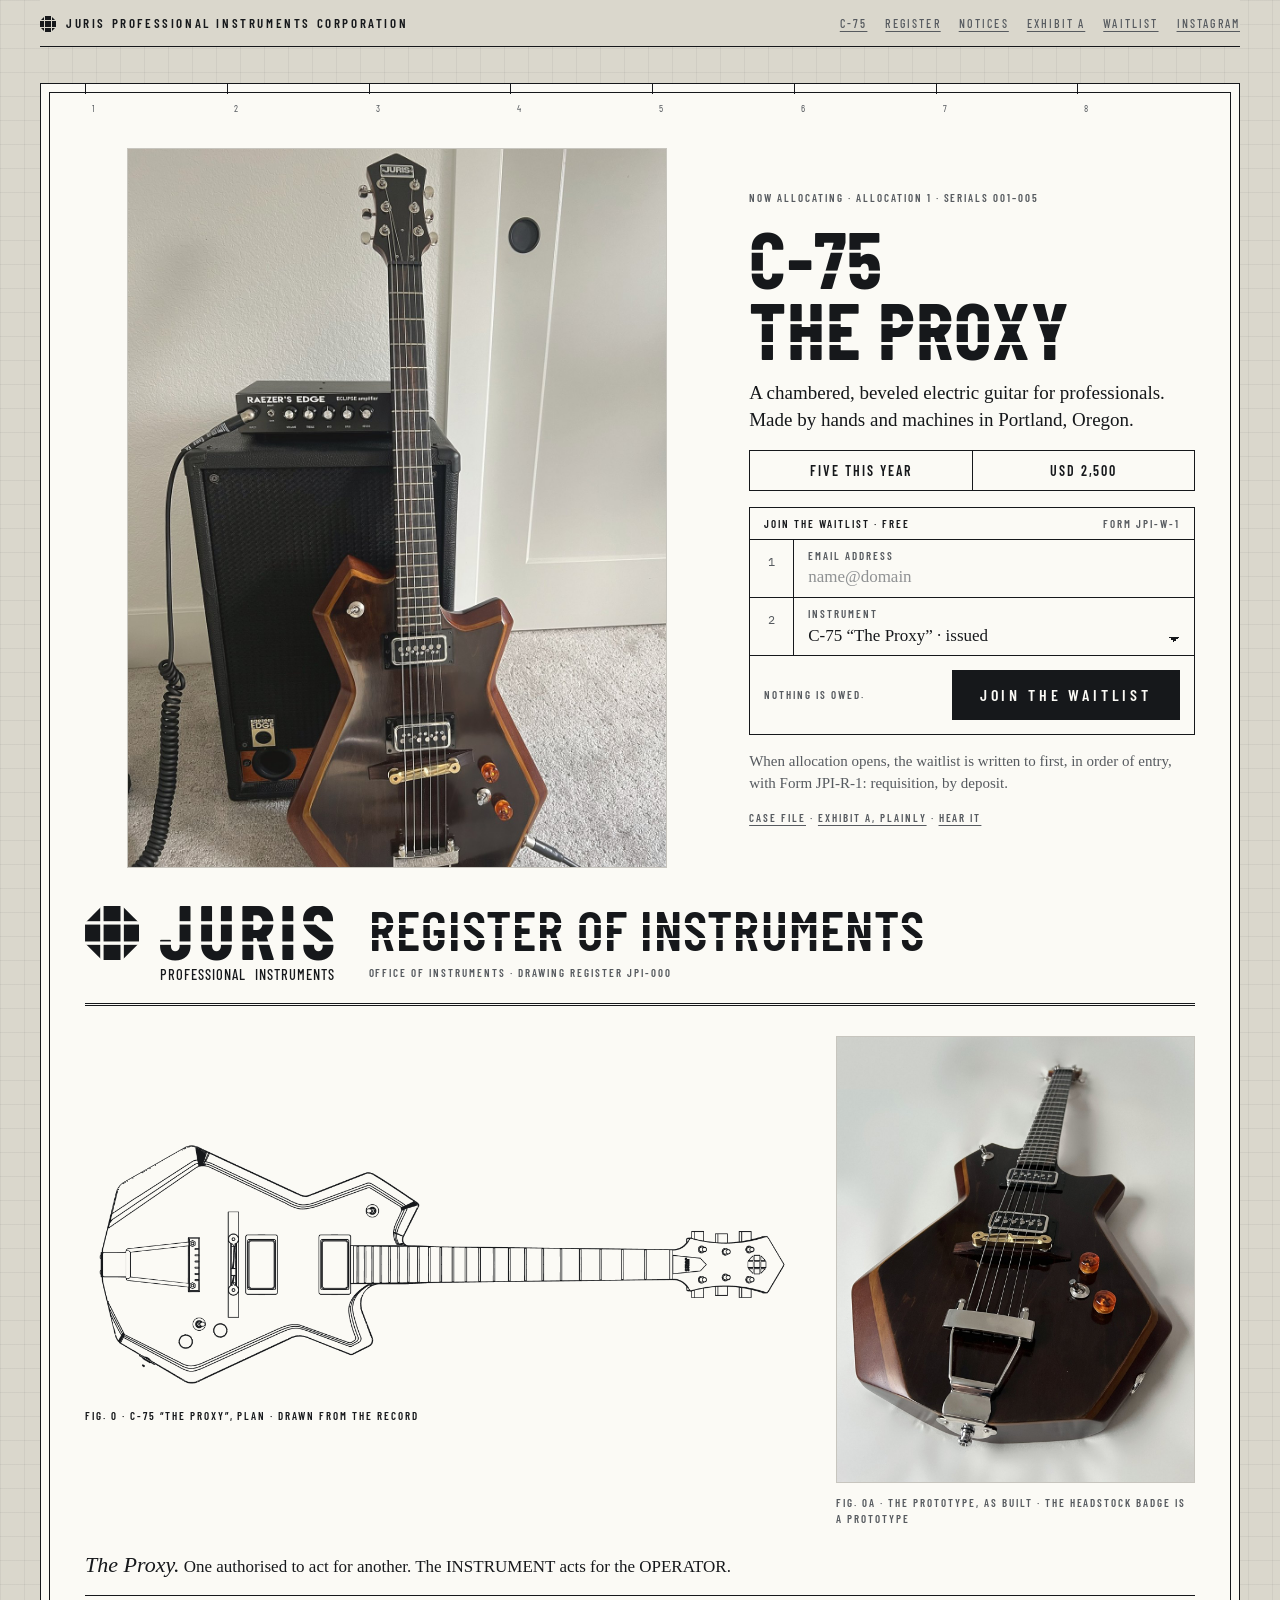
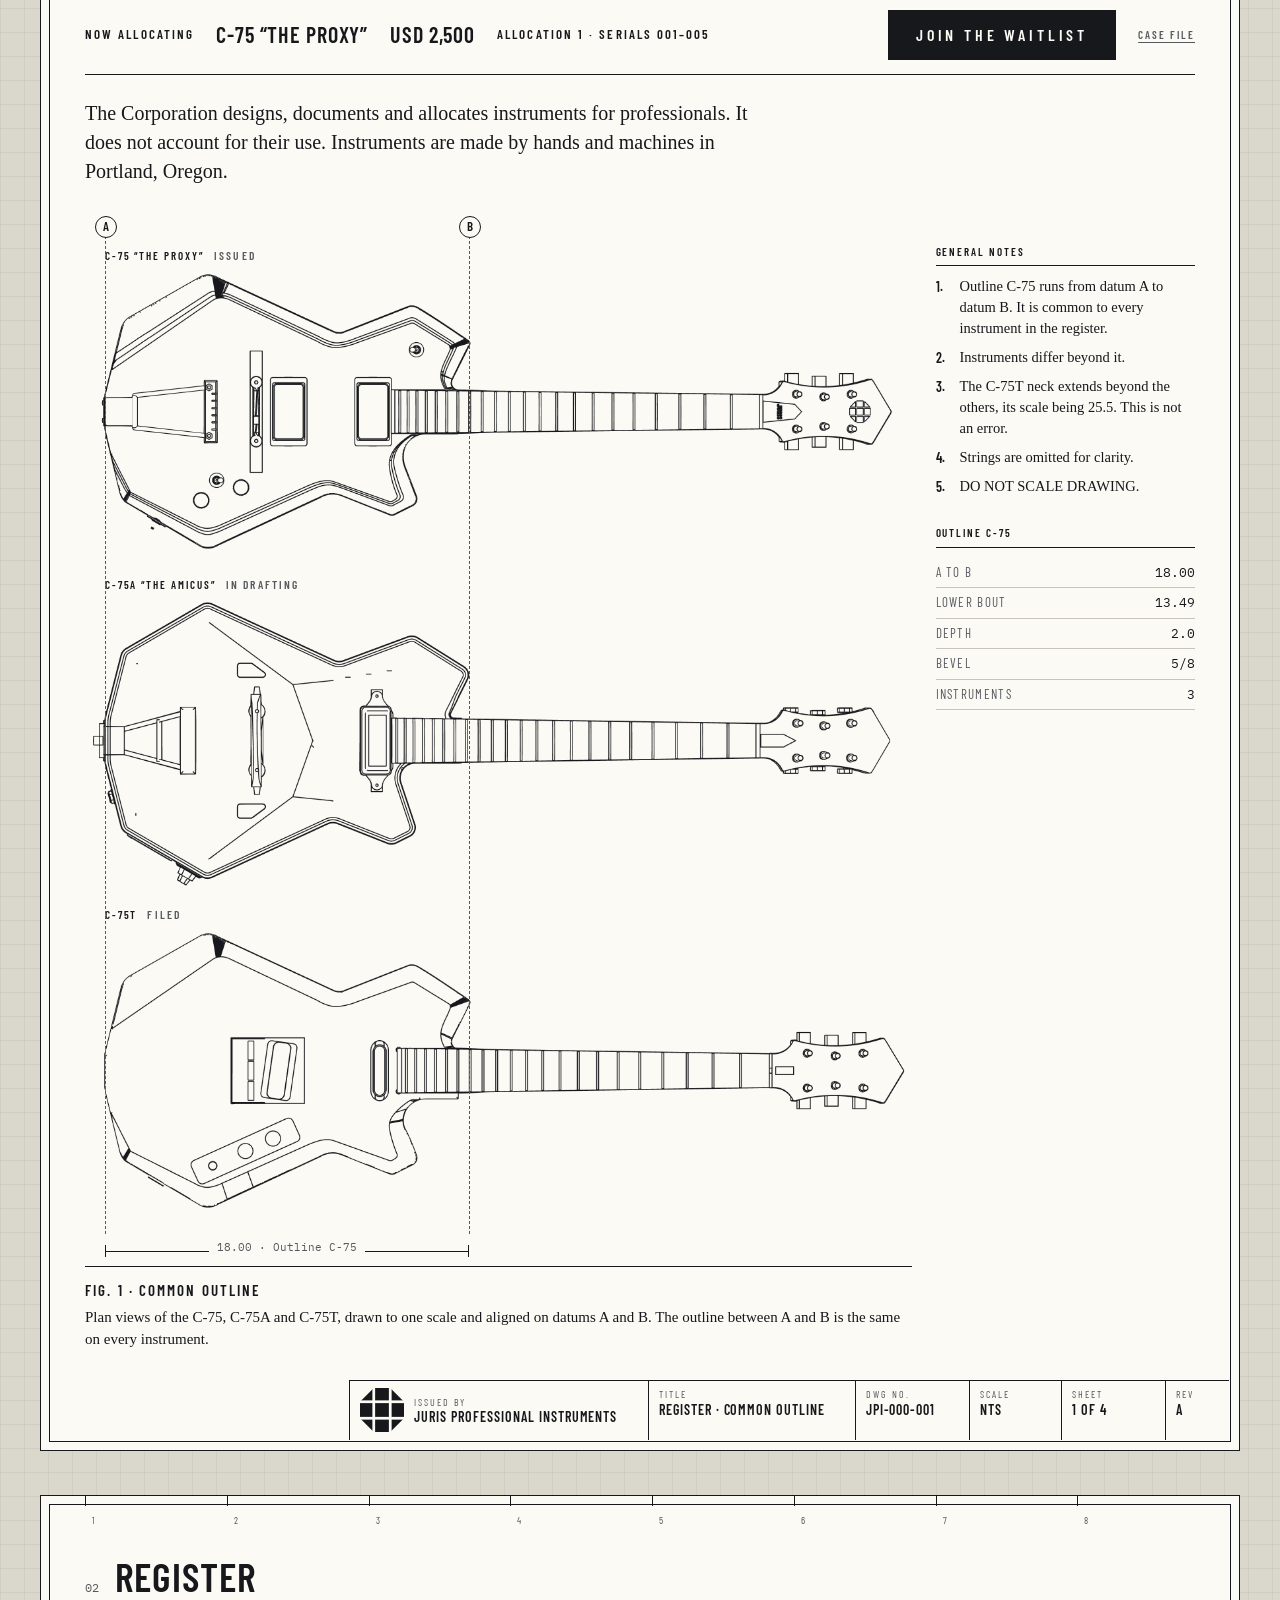
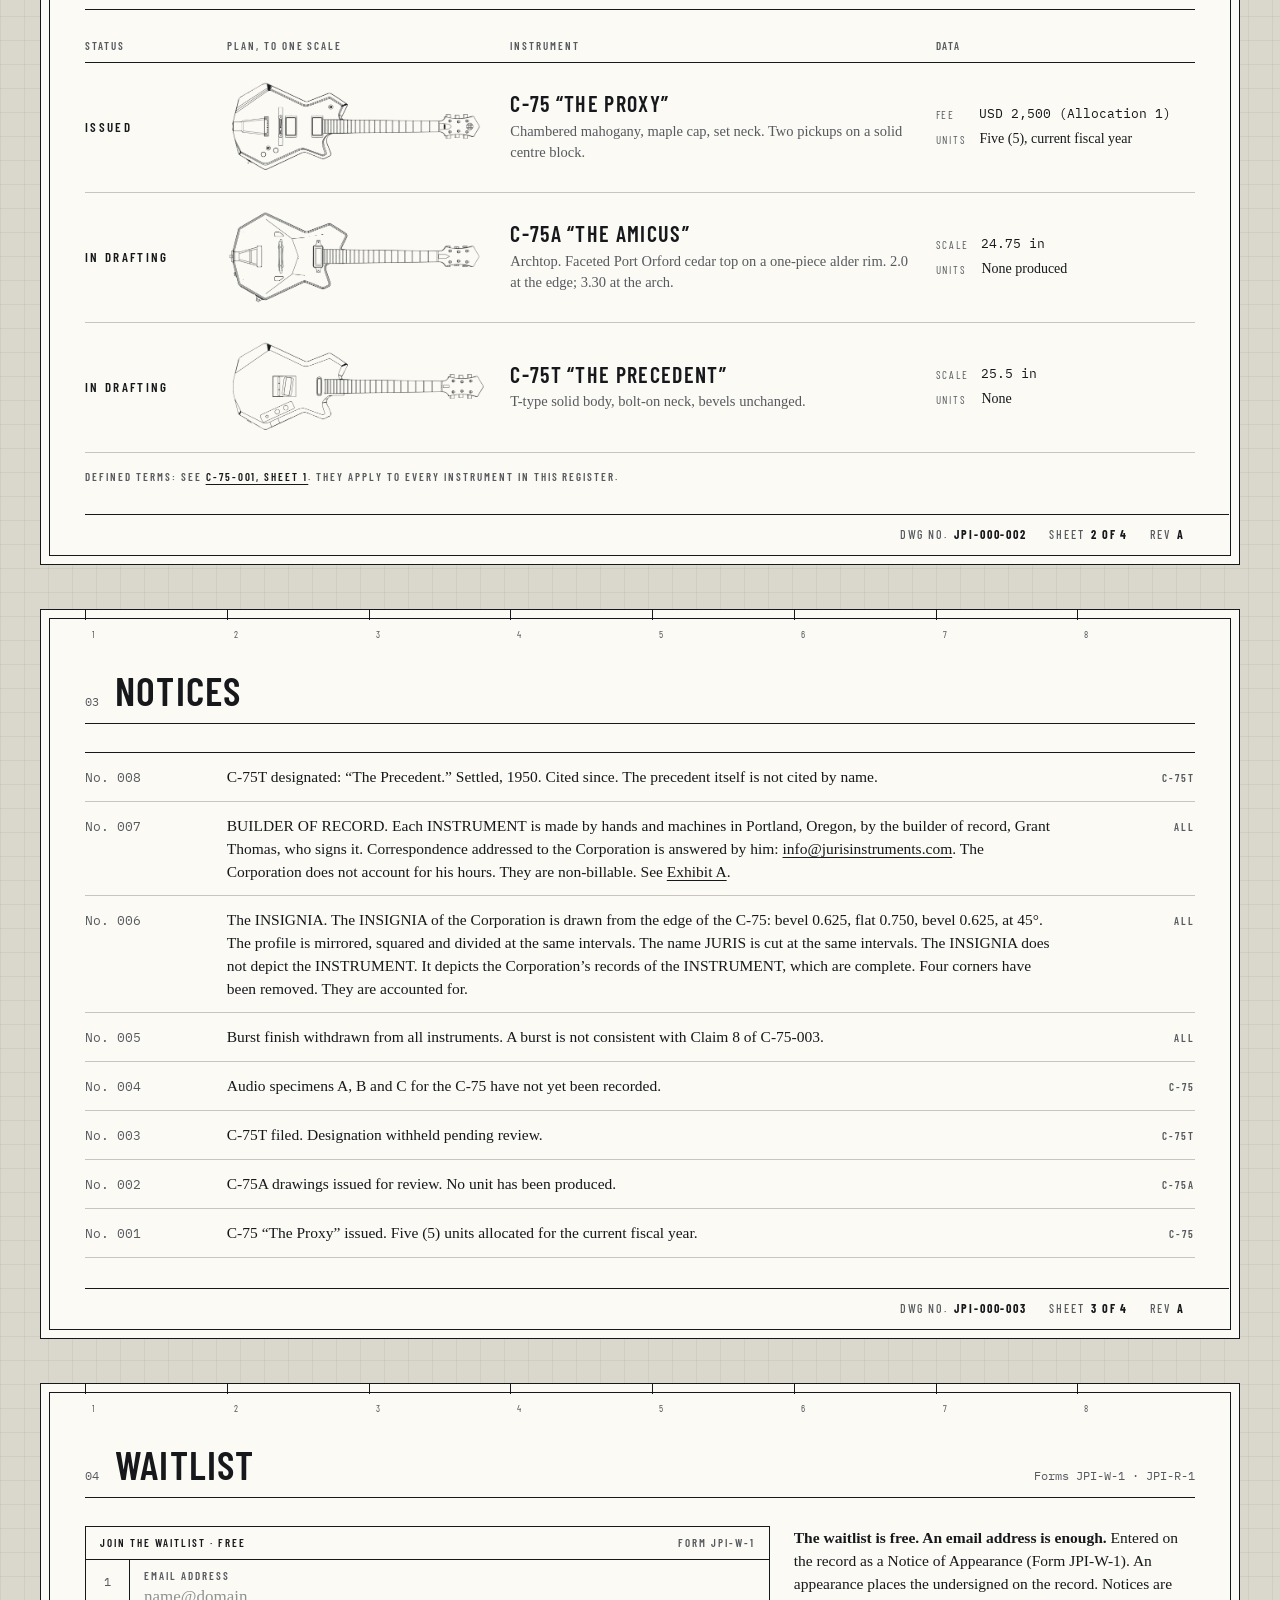
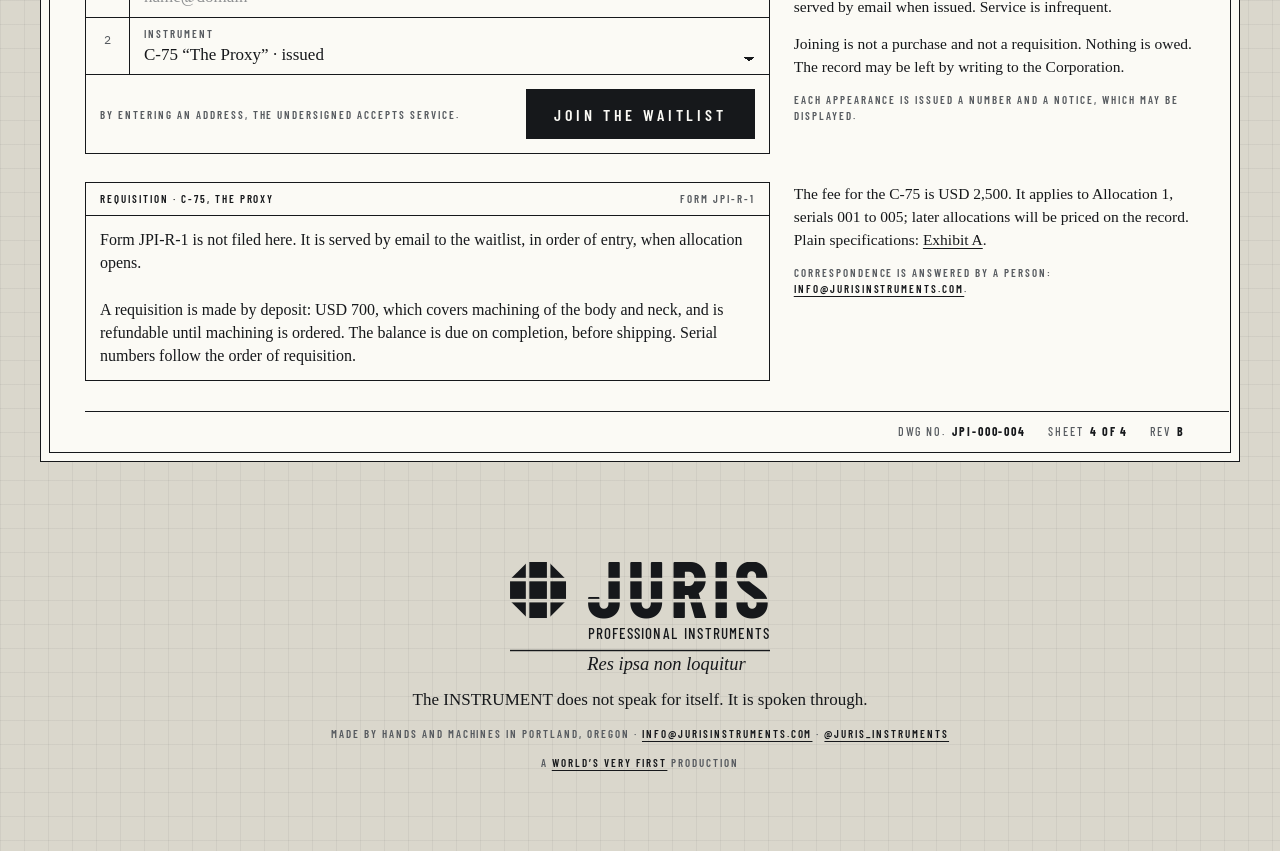
<file: via/ig/index.html>
<!doctype html><html lang="en"><head><meta charset="utf-8"><meta name="viewport" content="width=device-width,initial-scale=1">
<title>Juris C-75</title><meta name="robots" content="noindex">
<meta property="og:title" content="Juris C-75 “The Proxy”"><meta property="og:description" content="A chambered, beveled guitar for professionals. Made in Portland, Oregon. USD 2,500. Five this year."><meta property="og:image" content="https://jurisinstruments.com/share-c75.png?v=9"><meta name="twitter:card" content="summary_large_image">
<script>try{sessionStorage.setItem('jpi_ref','instagram')}catch(e){}setTimeout(function(){location.replace('../../?ref=instagram#join')},300);</script>
<script src="../../waitlist.js"></script>
<meta http-equiv="refresh" content="1; url=../../?ref=instagram#join">
</head><body style="font-family:sans-serif;background:#f4f2ea;color:#16181b;padding:24px"><a href="../../?ref=instagram#join">Juris Professional Instruments</a></body></html>
</file>
<file: waitlist.css>
/* Requisition form JPI-R-1 (waitlist) */
form.wl{border:1.5px solid var(--ink);background:var(--paper)}
.wl .fh{display:flex;justify-content:space-between;gap:12px;padding:8px 14px;border-bottom:1.5px solid var(--ink)}
.wl .field{display:grid;grid-template-columns:44px minmax(0,1fr);border-bottom:1px solid var(--ink)}
.wl .field .bx{border-right:1px solid var(--ink);font-family:var(--f-data);font-size:12px;color:var(--ink-2);padding:10px 0;text-align:center}
.wl .field label{display:block;padding:8px 14px 0}
.wl .field input,.wl .field select{display:block;width:100%;border:0;background:transparent;color:var(--ink);padding:4px 14px 10px;font:17px var(--f-text);border-radius:0;-webkit-appearance:none;appearance:none}
.wl .field select{background-image:linear-gradient(45deg,transparent 50%,var(--ink) 50%),linear-gradient(135deg,var(--ink) 50%,transparent 50%);background-position:calc(100% - 20px) 55%,calc(100% - 15px) 55%;background-size:5px 5px;background-repeat:no-repeat;padding-right:36px}
.wl .field select option{color:#16181b;background:#fbfaf5}
.wl .field input::placeholder{color:var(--ink-2);opacity:.65}
.wl .field input:focus,.wl .field select:focus{outline:2px solid var(--accent);outline-offset:-2px}
.wl .actions{display:flex;justify-content:space-between;align-items:center;gap:16px;flex-wrap:wrap;padding:14px}
.wl .receipt{border-top:1px dashed var(--ink);padding:12px 14px;font-family:var(--f-letter);font-size:15px;letter-spacing:.06em;text-transform:uppercase;line-height:1.4}
.wl button[disabled]{opacity:.5}
.wl-terms{display:flex;flex-direction:column;gap:14px}
.strip .snav{display:flex;gap:18px;flex-wrap:wrap}
.strip .snav a{font-family:var(--f-letter);font-size:12px;font-weight:600;letter-spacing:.16em;text-transform:uppercase;color:var(--ink)}
.nowalloc{display:flex;flex-wrap:wrap;align-items:center;gap:12px 22px;margin-top:26px;padding:14px 0;border-top:1.5px solid var(--ink);border-bottom:1px solid var(--ink)}
.nowalloc .k{font-family:var(--f-letter);font-weight:600;font-size:13px;letter-spacing:.16em;text-transform:uppercase}
.nowalloc .v{font-family:var(--f-letter);font-weight:600;font-size:22px;letter-spacing:.04em;text-transform:uppercase}
.nowalloc .sp{flex:1 1 auto}
.wl .wl-notice{border-bottom:1.5px solid var(--ink);padding:12px 14px;background:var(--ink);color:var(--paper);font-size:15px;line-height:1.45}
.wl .wl-notice b{font-family:var(--f-letter);letter-spacing:.14em;text-transform:uppercase;font-weight:600;margin-right:6px}
.wl .wl-notice a{color:var(--paper);text-decoration:underline}

.wl .ap-no{margin-top:10px;font-family:var(--f-data);text-transform:none;letter-spacing:0;font-size:15px}.wl .ap-no b{font-weight:600}
.wl .ap-card canvas{display:block;width:100%;max-width:240px;height:auto;margin:12px 0;border:1px solid var(--ink)}
.wl .ap-act{display:flex;gap:16px;align-items:center;flex-wrap:wrap}.wl .ap-save{cursor:pointer;text-decoration:underline}
.wl .ap-hint{margin-top:10px;text-transform:none;letter-spacing:0;font-family:var(--f-text);font-size:14px;color:var(--ink-2)}
</file>
